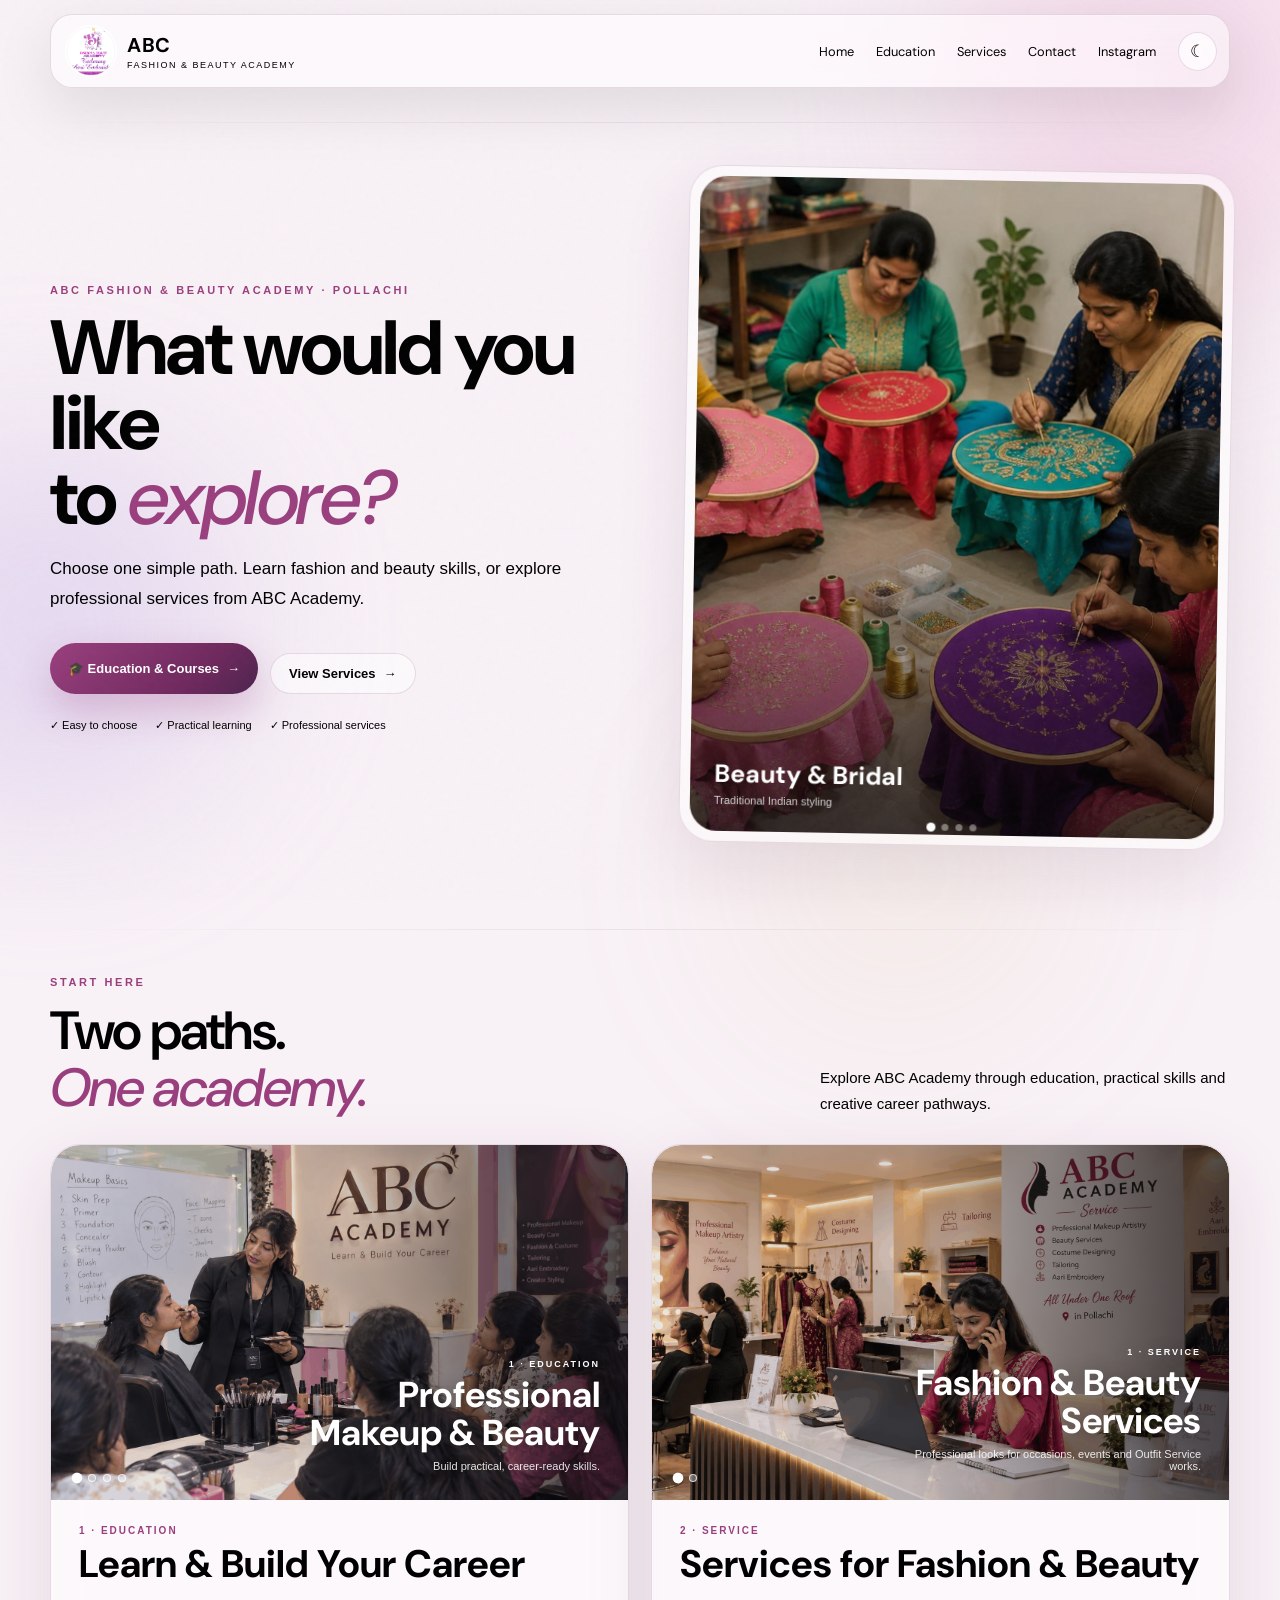
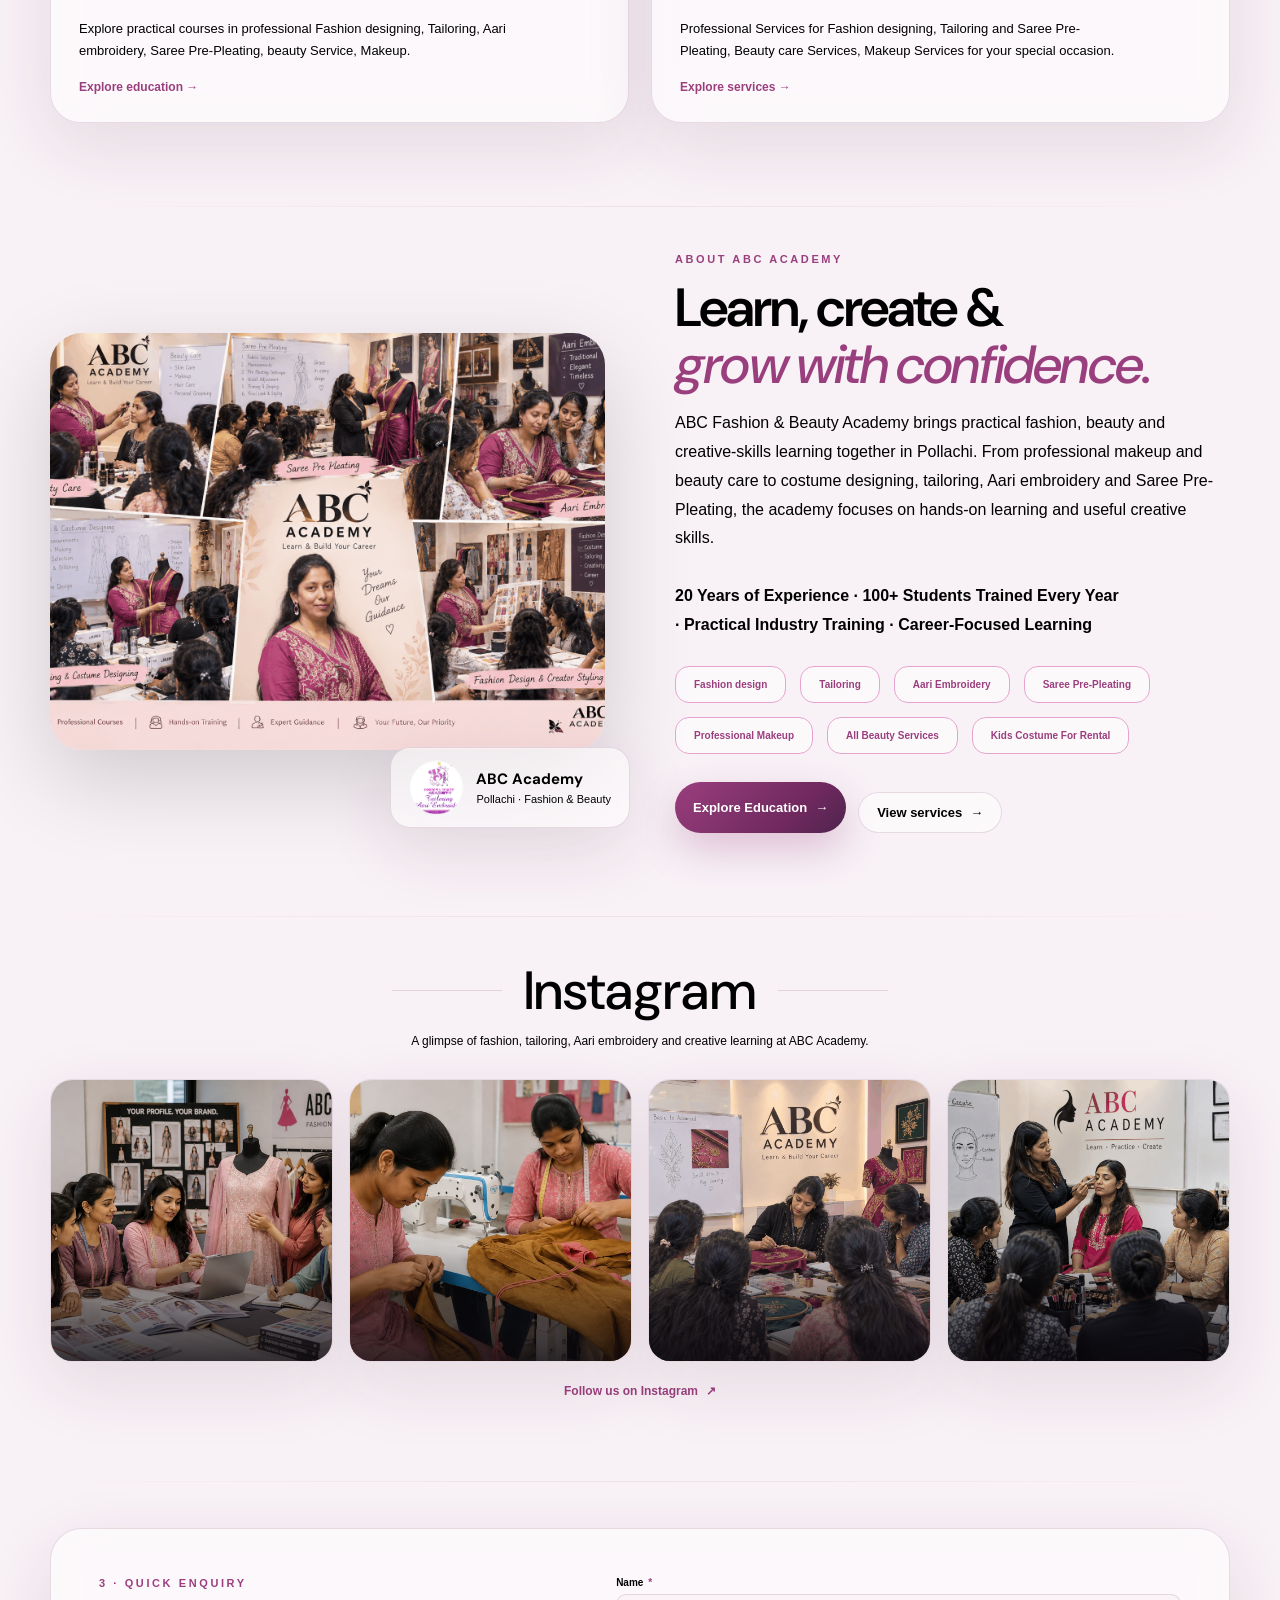
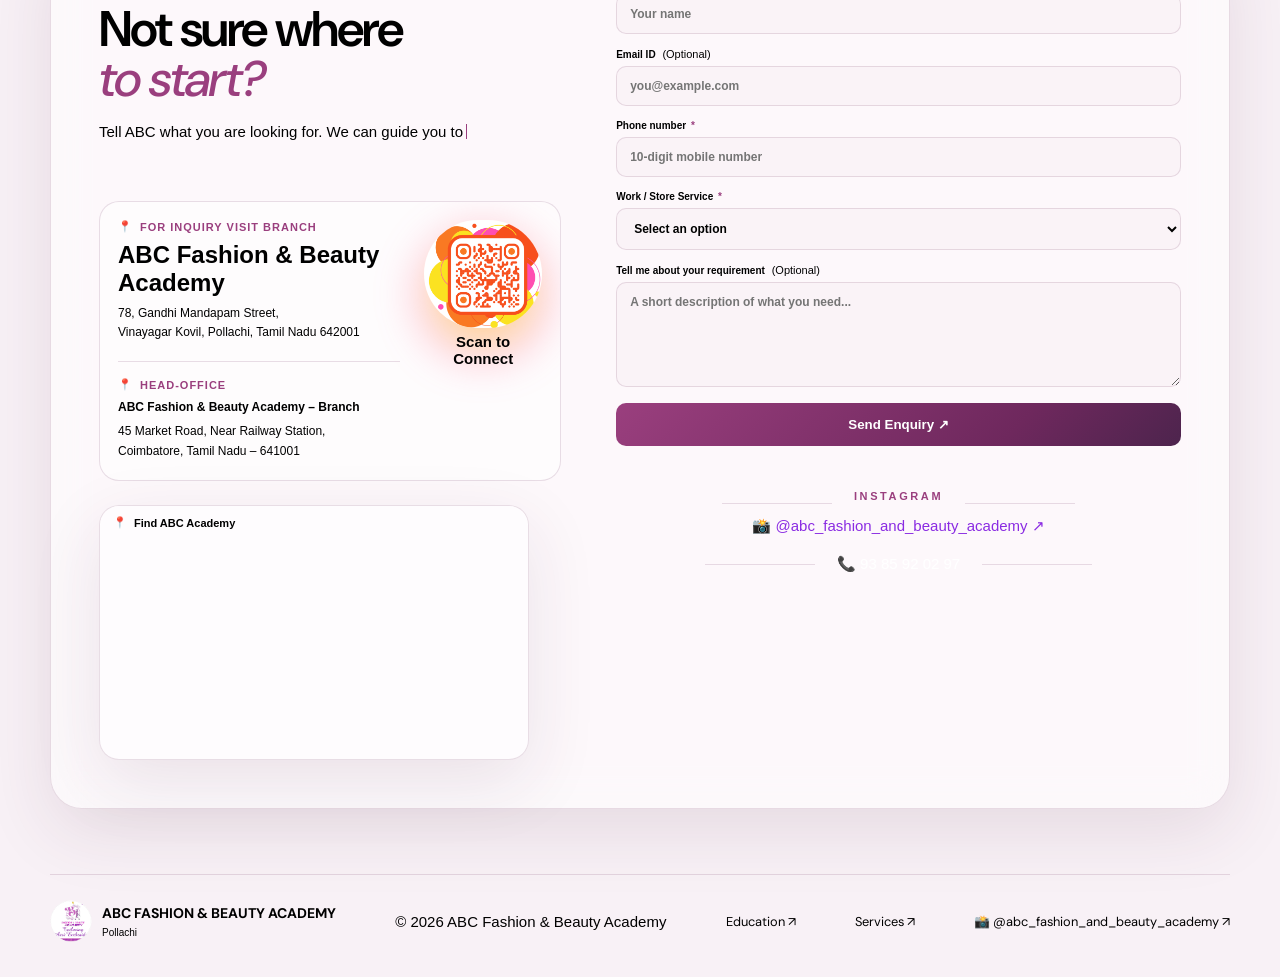
<file: index.html>
<!DOCTYPE html>
<!DOCTYPE html>
<!DOCTYPE html>
<html lang="en">

<head>
    <meta charset="utf-8" />
    <meta content="width=device-width,initial-scale=1.0" name="viewport" />
    <title>
        ABC Academy | Choose Your Interest
    </title>
    <meta content="ABC Fashion &amp; Beauty Academy — choose Education or Fashion &amp; Beauty Services."
        name="description" />
    <link href="https://fonts.googleapis.com" rel="preconnect" />
    <link crossorigin="" href="https://fonts.gstatic.com" rel="preconnect" />
    <link
        href="https://fonts.googleapis.com/css2?family=DM+Sans:wght@400;500;600;700&amp;family=Nunito+Sans:wght@400;500;600;700;800&amp;display=swap"
        rel="stylesheet" />
    <link href="assets/style.css" rel="stylesheet" />
    <link href="assets/interest.css" rel="stylesheet" />
    <link href="assets/popup.css" rel="stylesheet" />
    <link rel="stylesheet" href="https://cdnjs.cloudflare.com/ajax/libs/animate.css/4.1.1/animate.min.css" />
</head>

<body>
    <div class="orb orb1">
    </div>
    <div class="orb orb2">
    </div>
    <div class="orb orb3">
    </div>
    <div class="grain">
    </div>
    <header class="nav glass">
        <a class="brand" href="index.html">
            <img alt="ABC Fashion &amp; Beauty Academy logo" src="assets/logo.png" />
            <span>
                <b>
                    ABC
                </b>
                <small>
                    FASHION &amp; BEAUTY ACADEMY
                </small>
            </span>
        </a>
        <nav>
            <a href="index.html">
                Home
            </a>
            <a href="education.html">
                Education
            </a>
            <a href="services.html">
                Services
            </a>
            <a href="#enquiry">
                Contact
            </a>
            <a href="#instagram-showcase">
                Instagram
            </a>
        </nav>
        <div class="nav-tools">
            <button class="theme-btn glass" id="themeToggle">
                ☾
            </button>
            <button aria-expanded="false" aria-label="Open navigation menu" class="menu" id="menu">
                ☰
            </button>
        </div>
    </header>
    <main>
        <section class="interest-hero section reveal visible">
            <div class="interest-copy">
                <div class="eyebrow" id="idxHeroEyebrowText">
                    ABC FASHION &amp; BEAUTY ACADEMY · POLLACHI
                </div>
                <h1 id="idxHeroTitleText">
                    What would you like
                    <br />
                    to
                    <em>
                        explore?
                    </em>
                </h1>
                <p id="idxHeroTextText">
                    Choose one simple path. Learn fashion and beauty skills, or explore professional services from ABC
                    Academy.
                </p>
                <div class="interest-actions">
                    <a class="btn" href="education.html">
                        🎓 Education &amp; Courses
                        <span>
                            →
                        </span>
                    </a>
                    <a class="outline interest-outline" href="services.html">
                        View Services
                        <span>
                            →
                        </span>
                    </a>
                </div>
                <div class="interest-trust">
                    <span>
                        ✓ Easy to choose
                    </span>
                    <span>
                        ✓ Practical learning
                    </span>
                    <span>
                        ✓ Professional services
                    </span>
                </div>
            </div>
            <div class="interest-carousel glass">
                <div class="interest-slides" id="interestSlides">
                    <figure class="interest-slide active">
                        <img alt="Indian bridal beauty" src="assets/academy-owner.jpg" />
                        <figcaption>
                            <b>
                                Beauty &amp; Bridal
                            </b>
                            <span>
                                Traditional Indian styling
                            </span>
                        </figcaption>
                    </figure>
                    <figure class="interest-slide">
                        <img alt="Indian fashion design" src="assets/academy-fashion-class.jpg" />
                        <figcaption>
                            <b>
                                Fashion &amp; Design
                            </b>
                            <span>
                                Indian fashion and creative styling
                            </span>
                        </figcaption>
                    </figure>
                    <figure class="interest-slide">
                        <img alt="Indian tailoring workshop" src="assets/academy-tailoring.jpg" />
                        <figcaption>
                            <b>
                                Tailoring &amp; Craft
                            </b>
                            <span>
                                Hands-on garment making
                            </span>
                        </figcaption>
                    </figure>
                    <figure class="interest-slide">
                        <img alt="Indian kids fancy dress event" src="assets/Kids Event.jpeg" />
                        <figcaption>
                            <b>
                                Kids Events
                            </b>
                            <span>
                                Fancy dress &amp; stage styling
                            </span>
                        </figcaption>
                    </figure>
                </div>
                <div class="interest-dots" id="interestDots">
                </div>
            </div>
        </section>
        <section class="section choice-section reveal">
            <div class="section-head">
                <div>
                    <div class="eyebrow">
                        START HERE
                    </div>
                    <h2>
                        Two paths.
                        <br />
                        <em>
                            One academy.
                        </em>
                    </h2>
                </div>
                <p>
                    Explore ABC Academy through education, practical skills and creative career pathways.
                </p>
            </div>

            <div class="choice-grid start-paths-grid">
                <a class="choice-card education-feature-card glass popup-card scroll-card"
                    data-popup-action="Explore Education"
                    data-popup-description="Explore practical courses in Professional Fashion designing, Tailoring, Aari embroidery, Saree Pre-Pleating, beauty Service, Makeup."
                    data-popup-href="education.html" data-popup-image="assets/academy-fashion-class.jpg"
                    data-popup-title="Education & Courses" href="education.html">



                    <div class="education-card-carousel" id="educationCardCarousel"
                        aria-label="ABC Academy education highlights">
                        <div class="education-card-track" id="educationCardTrack">
                            <figure class="education-card-slide active">
                                <img src="assets/MakeUp-ED.png" alt="ABC Academy fashion and beauty education" />
                                <figcaption><span>1 · EDUCATION</span><strong>Professional Makeup &amp;
                                        Beauty</strong><small>Build practical, career-ready skills.</small></figcaption>
                            </figure>
                            <figure class="education-card-slide">
                                <img src="assets/PP-ED.png" alt="ABC Academy beauty and bridal training" />
                                <figcaption><span>2 · EDUCATION</span><strong>Pre-Pleating &amp;
                                        Box Folding</strong><small>Learn professional styling with confidence.</small>
                                </figcaption>
                            </figure>
                            <figure class="education-card-slide">
                                <img src="assets/Talioring -ED.png" alt="ABC Academy tailoring workshop" />
                                <figcaption><span>3 · EDUCATION</span><strong>Fashion, Costume &amp;
                                        Tailoring</strong><small>Learn hands-on garment and costume skills.</small>
                                </figcaption>
                            </figure>
                            <figure class="education-card-slide">
                                <img src="assets/Aari Image -ED.png" alt="ABC Academy Aari embroidery training" />
                                <figcaption><span>4 · EDUCATION</span><strong>Aari Embroidery</strong><small>Turn
                                        creativity into useful professional skills.</small>
                                </figcaption>
                            </figure>
                        </div>
                        <div class="education-card-dots" id="educationCardDots" aria-label="Choose education image">
                        </div>
                    </div>
                    <div class="choice-body education-feature-body">
                        <span>1 · EDUCATION</span>
                        <h3 id="idxEducationTitleText">Learn &amp; Build Your Career</h3>
                        <p id="idxEducationDescText">Explore practical courses in professional Fashion designing,
                            Tailoring, Aari embroidery, Saree Pre-Pleating, beauty Service, Makeup.
                        </p>
                        <strong>Explore education →</strong>
                    </div>
                </a>

                <a class="choice-card education-feature-card service-feature-card glass popup-card scroll-card"
                    data-popup-action="Explore Services"
                    data-popup-description="Professional Services for Fashion designing, Tailoring and Saree Pre-Pleating, Beauty care Services, Makeup Services for your special occasion."
                    data-popup-href="services.html" data-popup-image="assets/Owner Img 1.png"
                    data-popup-title="Fashion & Beauty Services" href="services.html">



                    <div class="education-card-carousel service-card-carousel" id="serviceCardCarousel"
                        aria-label="ABC Academy service highlights">
                        <div class="education-card-track" id="serviceCardTrack">
                            <figure class="education-card-slide active">
                                <img src="assets/Service Img2.png"
                                    alt="ABC Academy professional fashion and beauty services" />
                                <figcaption><span>1 · SERVICE</span><strong>Fashion &amp; Beauty Services
                                    </strong><small>Professional looks for occasions, events and Outfit Service
                                        works.</small></figcaption>
                            </figure>
                            <figure class="education-card-slide">
                                <img src="assets/Owner Img 1.png "
                                    alt="ABC Academy bridal beauty service" />
                                <figcaption><span>2 · SERVICE</span><strong>Tailoring &amp; Saree
                                        Pre-Pleating</strong><small>Elegant styling tailored to your special
                                        day.</small>
                                </figcaption>
                            </figure>


                        </div>
                        <div class="education-card-dots" id="serviceCardDots" aria-label="Choose service image"></div>

                    </div>
                    <div class="choice-body education-feature-body">
                        <span>2 · SERVICE</span>
                        <h3>Services for Fashion & Beauty</h3>
                        <p>Professional Services for Fashion designing, Tailoring and Saree Pre-Pleating, Beauty care
                            Services, Makeup Services for your special occasion.</p>
                        <strong>Explore services →</strong>
                    </div>
                </a>
            </div>
        </section>
        <section class="section about reveal" id="about">
            <div class="about-image">
                <img alt="ABC Academy founder and fashion design mentor"
                    src="assets/overallAbc.png" />
                <div class="logo-card glass">
                    <img alt="ABC Academy logo" src="assets/logo.png" />
                    <div>
                        <b>
                            ABC Academy
                        </b>
                        <span>
                            Pollachi · Fashion &amp; Beauty
                        </span>
                    </div>
                </div>
            </div>
            <div class="about-copy">
                <div class="eyebrow">
                    ABOUT ABC ACADEMY
                </div>
                <h2>
                    Learn, create &amp;
                    <br />
                    <em>
                        grow with confidence.
                    </em>
                </h2>
                <p>
                    ABC Fashion &amp; Beauty Academy brings practical fashion, beauty and creative-skills learning
                    together in Pollachi. From professional makeup and beauty care to costume designing, tailoring, Aari
                    embroidery and Saree Pre-Pleating, the academy focuses on hands-on learning and useful creative
                    skills.
                    <br>
                    <br>
                    <span style="font-weight: bold;"> 20 Years of Experience · 100+ Students Trained Every Year <br> ·
                        Practical Industry Training ·
                        Career-Focused Learning</span>
                </p>

                <div class="skill-list" style="padding-top: 10px;">
                    <div class="skill-item">Fashion design</div>
                    <div class="skill-item">Tailoring</div>
                    <div class="skill-item">Aari Embroidery</div>
                    <div class="skill-item">Saree Pre-Pleating</div>
                    <div class="skill-item">Professional Makeup</div>
                    <div class="skill-item">All Beauty Services</div>
                    <div class="skill-item">Kids Costume For Rental</div>

                </div>
                <div class="interest-actions">
                    <a class="btn" href="education.html">
                        Explore Education
                        <span>
                            →
                        </span>
                    </a>
                    <a class="outline interest-outline" href="services.html">
                        View services
                        <span>
                            →
                        </span>
                    </a>
                </div>
            </div>
        </section>
        <section class="section instagram-showcase reveal" id="instagram-showcase">
            <div class="section-head instagram-heading">
                <div>
                    <div class="eyebrow">
                        INSTAGRAM
                    </div>
                    <h2>
                        Instagram
                    </h2>
                </div>
                <p>
                    A glimpse of fashion, tailoring, Aari embroidery and creative learning at ABC Academy.
                </p>
            </div>
            <div class="instagram-grid">
                <a class="instagram-tile glass scroll-card"
                    href="https://www.instagram.com/abc_fashion_and_beauty_academy/" rel="noopener noreferrer"
                    target="_blank">
                    <img alt="ABC Academy fashion and design mentor" src="assets/academy-fashion-class.jpg" />

                </a>
                <a class="instagram-tile glass scroll-card"
                    href="https://www.instagram.com/abc_fashion_and_beauty_academy/" rel="noopener noreferrer"
                    target="_blank">
                    <img alt="Tailoring and garment making practice" src="assets/academy-tailoring.jpg" />

                </a>
                <a class="instagram-tile glass scroll-card"
                    href="https://www.instagram.com/abc_fashion_and_beauty_academy/" rel="noopener noreferrer"
                    target="_blank">
                    <img alt="Aari embroidery practice" src="assets/Aari Image -ED.png" />

                </a>
                <a class="instagram-tile glass scroll-card"
                    href="https://www.instagram.com/abc_fashion_and_beauty_academy/" rel="noopener noreferrer"
                    target="_blank">
                    <img alt="Fashion design and creative classroom" src="assets/learn & practice.png" />

                </a>
            </div>
            <a class="instagram-follow" href="https://www.instagram.com/abc_fashion_and_beauty_academy/"
                rel="noopener noreferrer" target="_blank">
                Follow us on Instagram
                <span>
                    ↗
                </span>
            </a>
        </section>
        <section class="section form-section reveal" id="enquiry">
            <div class="form-card glass">
                <div class="form-copy">
                    <div class="eyebrow" id="idxEnquiryEyebrowText">
                        3 · QUICK ENQUIRY
                    </div>
                    <h2 id="idxEnquiryTitleText">
                        Not sure where
                        <br />
                        <em>
                            to start?
                        </em>
                    </h2>
                    <p id="idxEnquiryTextText" class="typing-copy"
                        data-typing-text="Tell ABC what you are looking for. We can guide you to the right course or service. 😃📞"
                        aria-label="Tell ABC what you are looking for. We can guide you to the right course or service. 😃📞">
                    </p>


                    <!-- Address&Qr-->
                    <div class="academy-location-block" aria-label="ABC Academy addresses and QR code">
                        <div class="academy-location-addresses">
                            <div class="academy-address academy-main-address">
                                <div class="address-label"><span>📍</span> FOR INQUIRY VISIT BRANCH</div>
                                <h3>ABC Fashion &amp; Beauty Academy</h3>
                                <p>78, Gandhi Mandapam Street,<br>Vinayagar Kovil, Pollachi, Tamil Nadu 642001</p>
                            </div>

                            <div class="academy-address academy-secondary-address">
                                <div class="address-label"><span>📍</span> HEAD-OFFICE</div>
                                <h6>ABC Fashion &amp; Beauty Academy – Branch</h6>
                                <p>45 Market Road, Near Railway Station,<br>Coimbatore, Tamil Nadu – 641001</p>
                            </div>
                        </div>
                        <div class="academy-qr qr-wrapper">
                            <img src="assets/ABC Fashion & Beauty Academy 1 QR.png"
                                style="border-radius: 30px;zoom: 250%;" alt="ABC Academy QR code — scan to connect">
                            <strong class="heartbeat" style="font-size: 100%;">Scan to Connect</strong>
                            
                        </div>
                    </div>
                    <!--Address&Qr-->

                    <div class="enquiry-map-wrap" aria-label="ABC Academy location map">
                        <div class="enquiry-map-heading">
                            <span>📍</span>
                            <b>Find ABC Academy</b>
                        </div>
                        <iframe title="ABC Academy location in Pollachi, Tamil Nadu"
                            src="https://maps.google.com/maps?q=ABC%20Fashion%20and%20Beauty%20Academy%2C%20Pollachi%2C%20Tamil%20Nadu&amp;z=15&amp;output=embed"
                            loading="lazy" referrerpolicy="no-referrer-when-downgrade" allowfullscreen="">
                        </iframe>
                    </div>


                </div>
                <form class="abc-enquiry-form" id="interestForm" novalidate="">
                    <label>
                        Name
                        <span class="required-mark">
                            *
                        </span>
                        <input name="name" placeholder="Your name" required="" />
                    </label>
                    <label>
                        Email ID
                        <span class="optional-mark">
                            (Optional)
                        </span>
                        <input name="email" placeholder="you@example.com" type="email" />
                    </label>
                    <label>
                        Phone number
                        <span class="required-mark">
                            *
                        </span>
                        <input inputmode="numeric" maxlength="10" minlength="10" name="phone" pattern="[0-9]{10}"
                            placeholder="10-digit mobile number" required="" />
                    </label>
                    <label>
                        Work / Store Service
                        <span class="required-mark">
                            *
                        </span>
                        <select name="service" required="">
                            <option value="">
                                Select an option
                            </option>
                            <option>
                                Education / Course
                            </option>
                            <option>
                                Fashion &amp; Beauty Service
                            </option>
                            <option>
                                Bridal Makeup
                            </option>
                            <option>
                                Beautician Service
                            </option>
                            <option>
                                Tailoring
                            </option>
                            <option>
                                Aari Embroidery
                            </option>
                            <option>
                                Kids Fancy Dress &amp; Event Styling
                            </option>

                        </select>
                    </label>
                    <label>
                        Tell me about your requirement
                        <span class="optional-mark">
                            (Optional)
                        </span>
                        <textarea name="message" placeholder="A short description of what you need..."></textarea>
                    </label>
                    <button class="form-submit" type="submit">
                        Send Enquiry
                        <span>
                            ↗
                        </span>
                    </button>
                    <p class="form-status" id="interestStatus">
                    </p>
                    <div class="section-head instagram-heading">
                        <div>
                            <div class="eyebrow2">
                                INSTAGRAM
                            </div>
                        </div>
                        <a href="https://www.instagram.com/abc_fashion_and_beauty_academy/"
                            style="text-decoration: none;color:blueviolet" target="_blank" rel="noopener noreferrer">
                            📸 @abc_fashion_and_beauty_academy ↗
                        </a>
                        <br>
                        <div style="padding-top: 20px;">
                            
                            <span>
                                <a style="text-decoration: none;color:white" href="tel:+919385920297">📞 93 85 92 02
                                    97</a>
                            </span>
                        </div>
                    </div>
                </form>

            </div>
        </section>
    </main>
    <footer>
        <div class="footer-brand">
            <img alt="ABC logo" src="assets/logo.png" />
            <div>
                <b>
                    ABC FASHION &amp; BEAUTY ACADEMY
                </b>
                <small>
                    Pollachi
                </small>
            </div>
        </div>
        <span>
            © 2026 ABC Fashion &amp; Beauty Academy
        </span>
        <a href="education.html">
            Education ↗
        </a>
        <a href="services.html">
            Services ↗
        </a>
        <a href="https://www.instagram.com/abc_fashion_and_beauty_academy/" target="_blank" rel="noopener noreferrer">
            📸 @abc_fashion_and_beauty_academy ↗
        </a>
    </footer>
    <script>
        const slides = [...document.querySelectorAll('.interest-slide')], dots = document.getElementById('interestDots'); let si = 0; slides.forEach((_, i) => { const b = document.createElement('button'); b.setAttribute('aria-label', 'Slide ' + (i + 1)); b.onclick = () => show(i); dots.appendChild(b) }); function show(i) { si = (i + slides.length) % slides.length; slides.forEach((s, n) => s.classList.toggle('active', n === si));[...dots.children].forEach((b, n) => b.classList.toggle('active', n === si)) } show(0); setInterval(() => show(si + 1), 4200);
    </script>
    <script src="assets/static.js">
    </script>
    <script src="assets/form.js">
    </script>
    <script src="assets/popup.js">
    </script>

    <script>
        (function () {
            const carousel = document.getElementById('educationCardCarousel');
            const track = document.getElementById('educationCardTrack');
            const slides = track ? [...track.querySelectorAll('.education-card-slide')] : [];
            const dots = document.getElementById('educationCardDots');
            if (!carousel || !track || !slides.length || !dots) return;

            let current = 0;
            let timer = null;
            let pointerStart = null;
            let pointerDelta = 0;
            let dragging = false;

            slides.forEach((_, i) => {
                const dot = document.createElement('button');
                dot.type = 'button';
                dot.setAttribute('aria-label', 'Show education image ' + (i + 1));
                dot.addEventListener('click', (event) => {
                    event.preventDefault();
                    event.stopPropagation();
                    show(i, true);
                });
                dots.appendChild(dot);
            });

            function show(index, restart) {
                current = (index + slides.length) % slides.length;
                slides.forEach((slide, i) => slide.classList.toggle('active', i === current));
                [...dots.children].forEach((dot, i) => dot.classList.toggle('active', i === current));
                if (restart) startAuto();
            }

            function startAuto() {
                clearInterval(timer);
                timer = setInterval(() => show(current + 1, false), 4000);
            }

            carousel.addEventListener('pointerdown', (event) => {
                if (event.target.closest('button')) return;
                pointerStart = event.clientX;
                pointerDelta = 0;
                dragging = true;
                carousel.setPointerCapture?.(event.pointerId);
                carousel.classList.add('is-dragging');
            });

            carousel.addEventListener('pointermove', (event) => {
                if (!dragging || pointerStart === null) return;
                pointerDelta = event.clientX - pointerStart;
            });

            function finishDrag() {
                if (!dragging) return;
                dragging = false;
                carousel.classList.remove('is-dragging');
                const wasDrag = Math.abs(pointerDelta) > 12;
                if (Math.abs(pointerDelta) > 45) {
                    show(current + (pointerDelta < 0 ? 1 : -1), true);
                } else {
                    startAuto();
                }
                if (wasDrag) {
                    carousel.dataset.dragged = '1';
                    setTimeout(() => delete carousel.dataset.dragged, 80);
                }
                pointerStart = null;
                pointerDelta = 0;
            }

            carousel.addEventListener('click', (event) => {
                if (carousel.dataset.dragged === '1') {
                    event.preventDefault();
                    event.stopPropagation();
                }
            }, true);

            carousel.addEventListener('pointerup', finishDrag);
            carousel.addEventListener('pointercancel', finishDrag);
            carousel.addEventListener('pointerleave', () => {
                if (dragging) finishDrag();
            });
            carousel.addEventListener('mouseenter', () => clearInterval(timer));
            carousel.addEventListener('mouseleave', startAuto);
            carousel.addEventListener('touchstart', () => clearInterval(timer), { passive: true });
            carousel.addEventListener('touchend', startAuto, { passive: true });

            show(0, false);
            startAuto();
        })();

        (function () {
            const carousel = document.getElementById('serviceCardCarousel');
            const track = document.getElementById('serviceCardTrack');
            const slides = track ? [...track.querySelectorAll('.education-card-slide')] : [];
            const dots = document.getElementById('serviceCardDots');
            if (!carousel || !track || !slides.length || !dots) return;

            let current = 0, timer = null, pointerStart = null, pointerDelta = 0, dragging = false;
            slides.forEach((_, i) => {
                const dot = document.createElement('button');
                dot.type = 'button';
                dot.setAttribute('aria-label', 'Show service image ' + (i + 1));
                dot.addEventListener('click', e => { e.preventDefault(); e.stopPropagation(); show(i, true); });
                dots.appendChild(dot);
            });
            function show(index, restart) {
                current = (index + slides.length) % slides.length;
                slides.forEach((slide, i) => slide.classList.toggle('active', i === current));
                [...dots.children].forEach((dot, i) => dot.classList.toggle('active', i === current));
                if (restart) startAuto();
            }
            function startAuto() { clearInterval(timer); timer = setInterval(() => show(current + 1, false), 4000); }
            carousel.addEventListener('pointerdown', e => {
                if (e.target.closest('button')) return;
                pointerStart = e.clientX; pointerDelta = 0; dragging = true;
                carousel.setPointerCapture?.(e.pointerId); carousel.classList.add('is-dragging');
            });
            carousel.addEventListener('pointermove', e => { if (dragging && pointerStart !== null) pointerDelta = e.clientX - pointerStart; });
            function finishDrag() {
                if (!dragging) return;
                dragging = false; carousel.classList.remove('is-dragging');
                if (Math.abs(pointerDelta) > 45) show(current + (pointerDelta < 0 ? 1 : -1), true); else startAuto();
                if (Math.abs(pointerDelta) > 12) { carousel.dataset.dragged = '1'; setTimeout(() => delete carousel.dataset.dragged, 80); }
                pointerStart = null; pointerDelta = 0;
            }
            carousel.addEventListener('click', e => { if (carousel.dataset.dragged === '1') { e.preventDefault(); e.stopPropagation(); } }, true);
            carousel.addEventListener('pointerup', finishDrag);
            carousel.addEventListener('pointercancel', finishDrag);
            carousel.addEventListener('pointerleave', () => { if (dragging) finishDrag(); });
            carousel.addEventListener('mouseenter', () => clearInterval(timer));
            carousel.addEventListener('mouseleave', startAuto);
            carousel.addEventListener('touchstart', () => clearInterval(timer), { passive: true });
            carousel.addEventListener('touchend', startAuto, { passive: true });
            show(0, false); startAuto();
        })();

        (function () {
            const target = document.querySelector('.typing-copy');
            if (!target) return;
            const text = target.dataset.typingText || '';
            let i = 0;
            let forward = true;
            let pause = 0;

            function type() {
                if (pause > 0) {
                    pause--;
                    setTimeout(type, 90);
                    return;
                }
                if (forward) {
                    i++;
                    target.textContent = text.slice(0, i);
                    if (i >= text.length) {
                        forward = false;
                        pause = 22;
                    }
                } else {
                    i--;
                    target.textContent = text.slice(0, i);
                    if (i <= 0) {
                        forward = true;
                        pause = 5;
                    }
                }
                setTimeout(type, forward ? 42 : 22);
            }
            type();
        })();

        (function () { const cards = document.querySelectorAll('.scroll-card'); if (!cards.length) return; const io = new IntersectionObserver(es => es.forEach(e => { if (e.isIntersecting) { e.target.classList.add('scroll-visible'); io.unobserve(e.target) } }), { threshold: .12, rootMargin: '0px 0px -30px 0px' }); cards.forEach(c => io.observe(c)); })();
    </script>

</body>

</html>
</file>
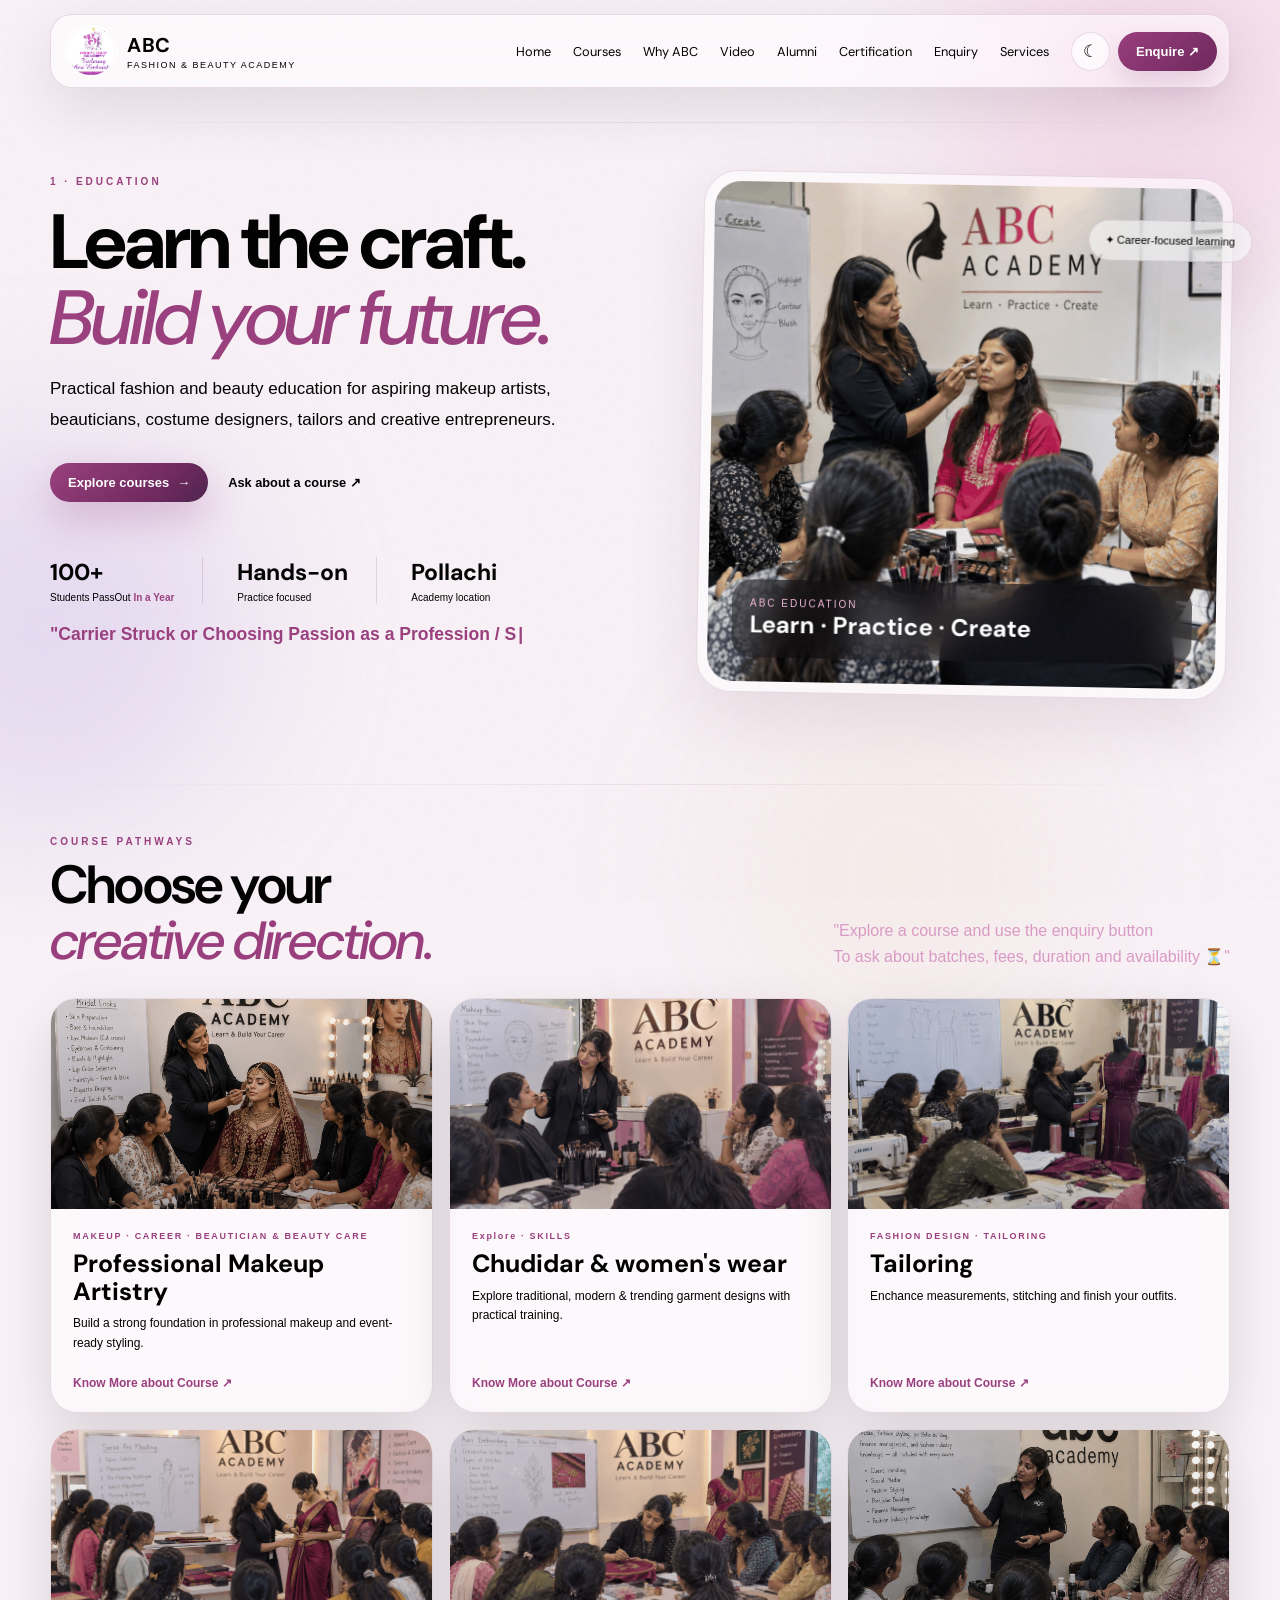
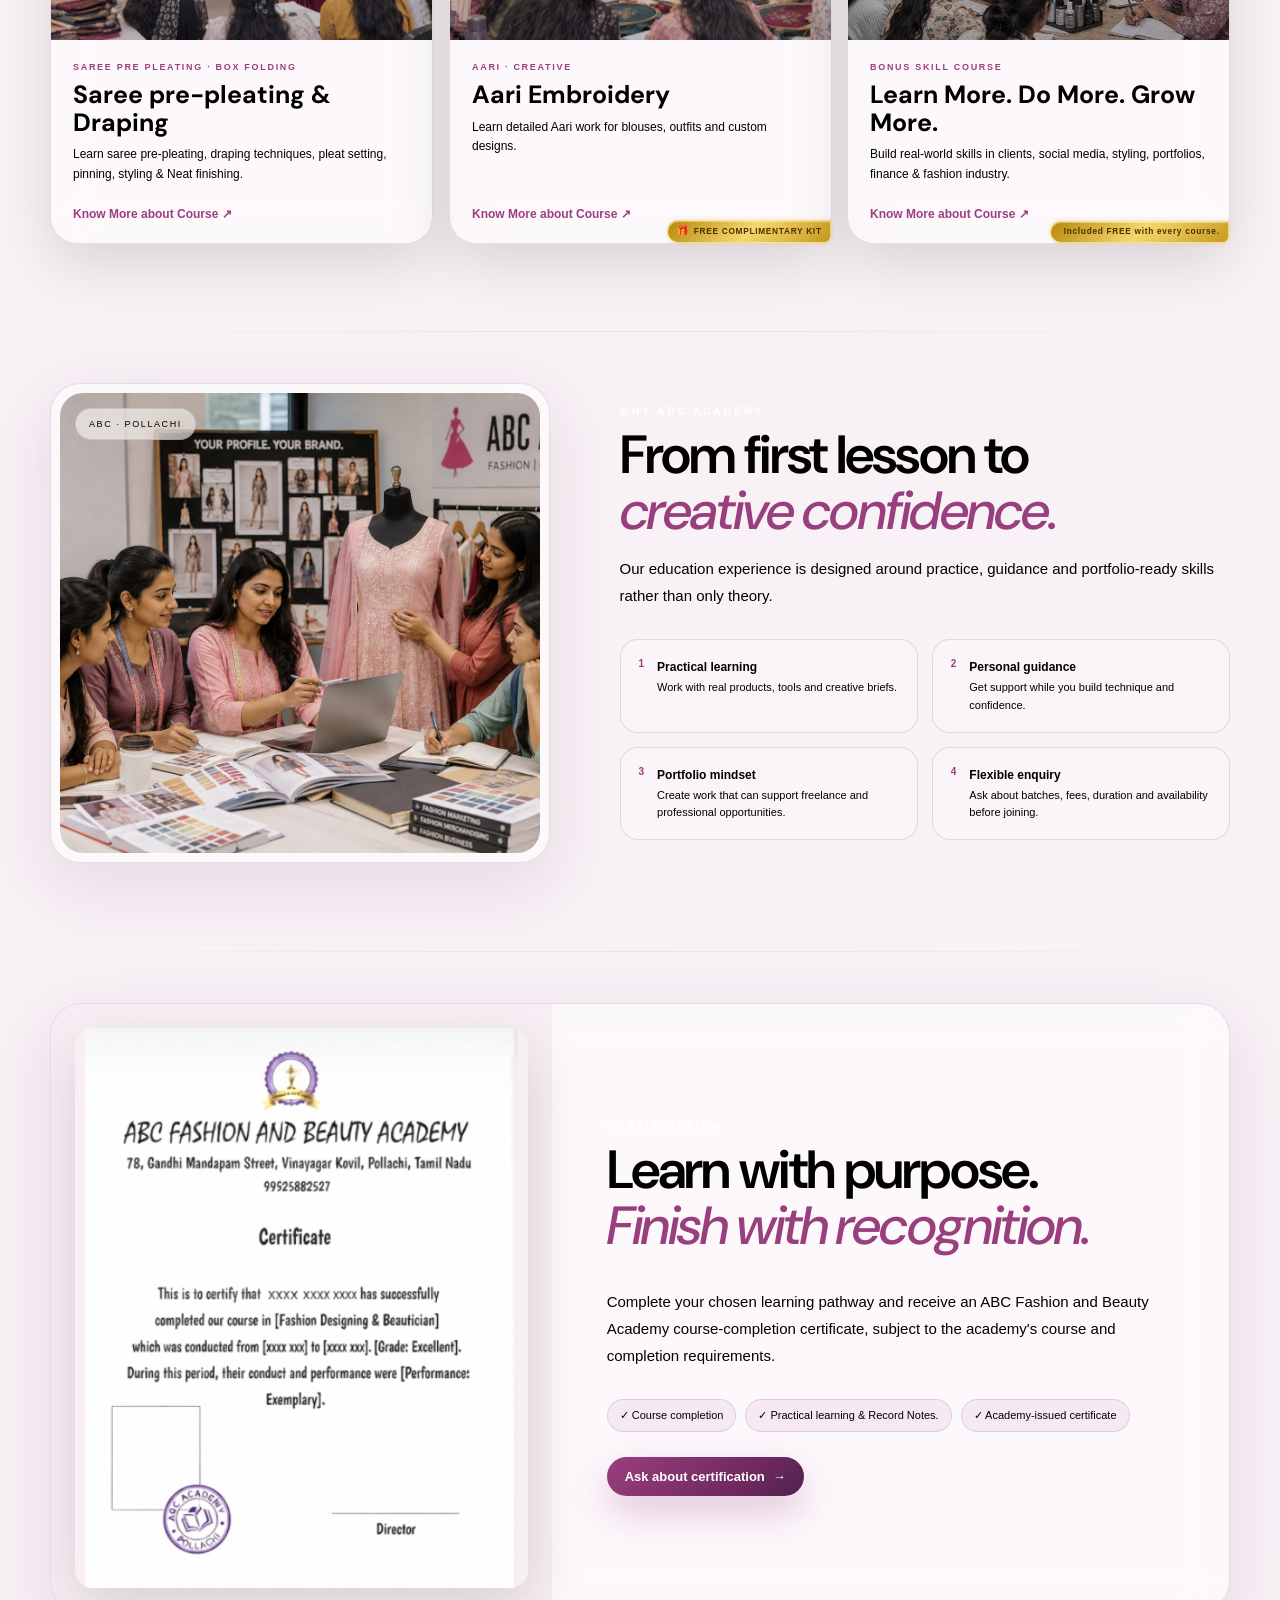
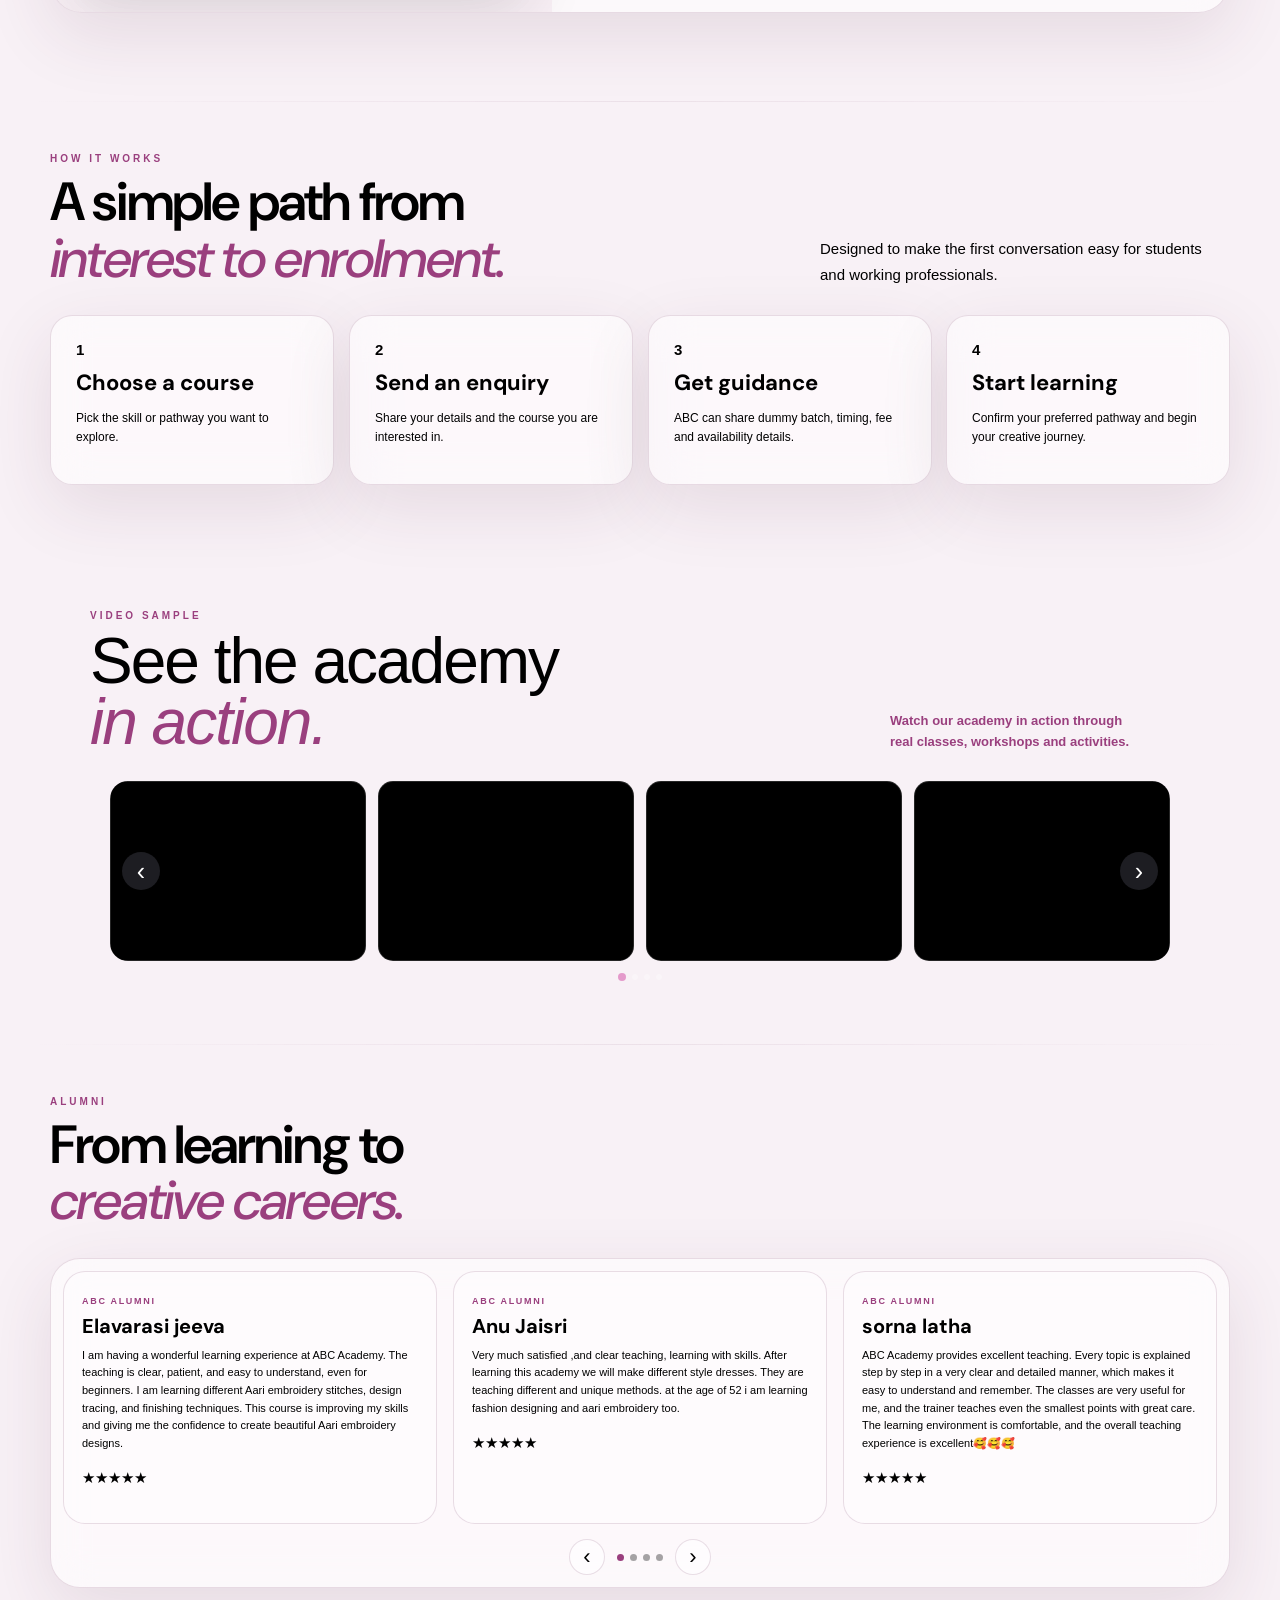
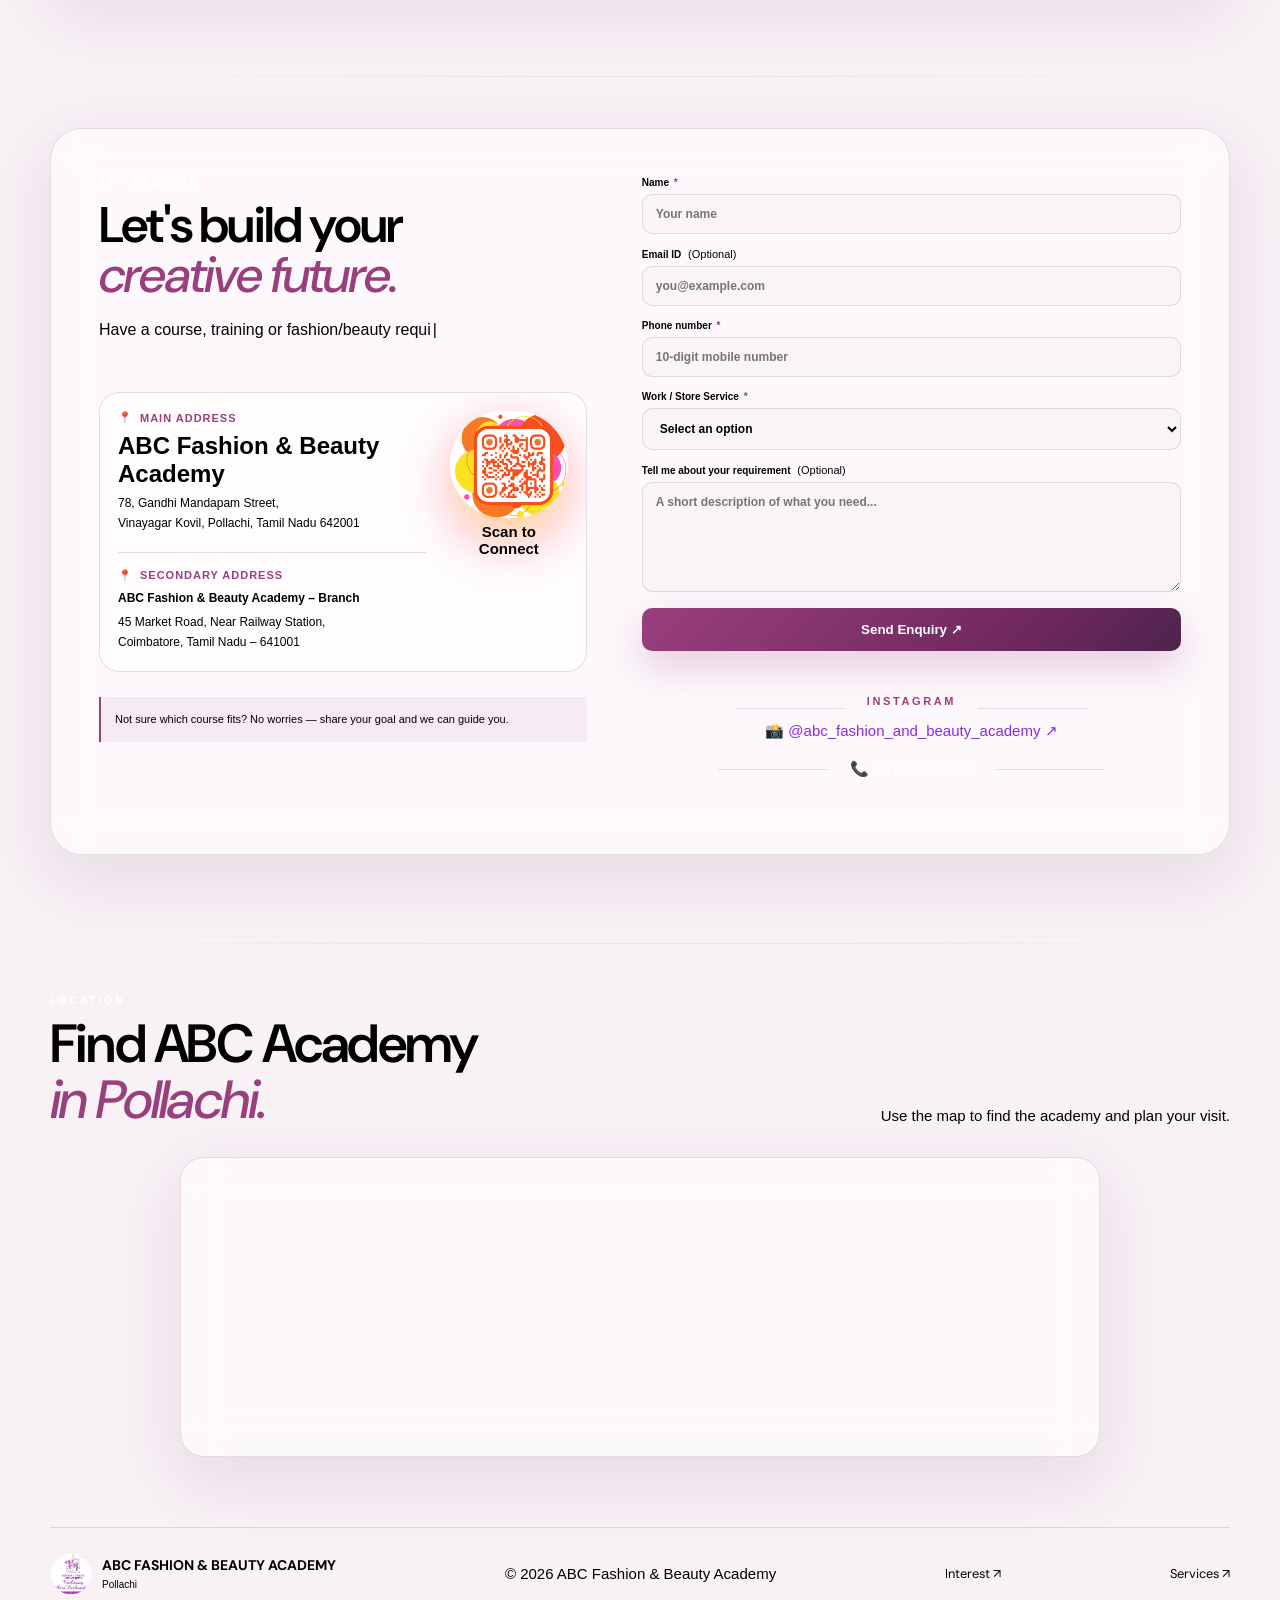
<file: education.html>
<!DOCTYPE html>
<html lang="en">

<head>
    <meta charset="utf-8" />
    <meta content="width=device-width,initial-scale=1.0" name="viewport" />
    <title>
        ABC Academy | Education &amp; Courses
    </title>
    <meta
        content="ABC Fashion &amp; Beauty Academy education page — courses in makeup, beauty, fashion, tailoring and Aari embroidery."
        name="description" />
    <link href="https://fonts.googleapis.com" rel="preconnect" />
    <link crossorigin="" href="https://fonts.gstatic.com" rel="preconnect" />
    <link
        href="https://fonts.googleapis.com/css2?family=DM+Sans:wght@400;500;600;700&amp;family=Nunito+Sans:wght@400;500;600;700;800&amp;display=swap"
        rel="stylesheet" />
    <link href="assets/style.css" rel="stylesheet" />
    <link href="assets/education.css" rel="stylesheet" />
    <link href="assets/popup.css" rel="stylesheet" />
    <link rel="stylesheet" href="https://cdnjs.cloudflare.com/ajax/libs/animate.css/4.1.1/animate.min.css" />
</head>

<body>
    <div class="orb orb1">
    </div>
    <div class="orb orb2">
    </div>
    <div class="orb orb3">
    </div>
    <div class="grain">
    </div>
    <header class="nav glass">
        <a class="brand" href="index.html">
            <img alt="ABC logo" src="assets/logo.png" />
            <span>
                <b>
                    ABC
                </b>
                <small>
                    FASHION &amp; BEAUTY ACADEMY
                </small>
            </span>
        </a>
        <nav>
            <a href="index.html">
                Home
            </a>
            <a href="#courses">
                Courses
            </a>
            <a href="#why">
                Why ABC
            </a>
            <a href="#video-sample">
                Video
            </a>
            <a href="#alumni">
                Alumni
            </a>
            <a href="#certification">
                Certification
            </a>
            <a href="#enquiry">
                Enquiry
            </a>
            <a href="services.html">
                Services
            </a>
        </nav>
        <div class="nav-tools">
            <button class="theme-btn glass" id="themeToggle">
                ☾
            </button>
            <a class="nav-cta" href="#enquiry">
                Enquire ↗
            </a>
            <button aria-expanded="false" aria-label="Open navigation menu" class="menu" id="menu">
                ☰
            </button>
        </div>
    </header>
    <main>
        <section class="edu-hero section reveal visible">
            <div class="edu-copy">
                <div class="eyebrow" id="edHeroEyebrowText">
                    1 · EDUCATION
                </div>
                <h1 id="edHeroTitleText">
                    Learn the craft.
                    <br />
                    <em>
                        Build your future.
                    </em>
                </h1>
                <p id="edHeroTextText">
                    Practical fashion and beauty education for aspiring makeup artists, beauticians, costume designers,
                    tailors and creative entrepreneurs.
                </p>
                <div class="edu-actions">
                    <a class="btn" href="#courses">
                        Explore courses
                        <span>
                            →
                        </span>
                    </a>
                    <a class="text-link" href="#enquiry">
                        Ask about a course ↗
                    </a>
                </div>
                <div class="edu-stats">
                    <div>
                        <strong>
                            100+
                        </strong>
                        <span>
                            Students PassOut
                        </span> <span style="font-size: x-small;font-weight:bold ;color: #9a3f7e;"> In a Year</span>
                    </div>
                    <div>
                        <strong>
                            Hands-on
                        </strong>
                        <span>
                            Practice focused
                        </span>
                    </div>
                    <div>
                        <strong>
                            Pollachi
                        </strong>
                        <span>
                            Academy location
                        </span>
                    </div>
                </div>

                <h3 class="career-typing-heading" aria-live="polite">
                    <span id="careerTypingText"></span><span class="career-typing-cursor" aria-hidden="true">|</span>
                </h3>
            </div>
            <div class="edu-hero-card glass">
                <div class="edu-image-wrap">
                    <img alt="ABC Academy fashion and beauty mentor" src="assets/learn & practice.png" />
                    <div class="image-caption">
                        <span>
                            ABC EDUCATION
                        </span>
                        <b>
                            Learn · Practice · Create
                        </b>
                    </div>
                </div>
                <div class="floating-chip glass">
                    ✦ Career-focused learning
                </div>
            </div>
        </section>
        <section class="section reveal" id="courses">
            <div class="section-head">
                <div>
                    <div class="eyebrow" id="edCourseEyebrowText">
                        COURSE PATHWAYS
                    </div>
                    <h2 id="edCourseTitleText">
                        Choose your
                        <br />
                        <em>
                            creative direction.
                        </em>
                    </h2>
                </div>


                <div class="typing-text">
                    <span id="typing"></span><span class="cursor">"Explore a course and use the enquiry button <br> To
                        ask
                        about batches, fees, duration and availability ⏳"</span>
                </div>
            </div>
            <div class="course-grid" id="courseGrid">
                <article class="course-card glass popup-card scroll-card"
                    data-carousel-images="assets/bridal looks-Ed.png|assets/MakeUp-ED.png|assets/academy-fashion-class.jpg">
                    <div class="course-image">
                        <img alt="Professional Makeup Artistry" loading="lazy" src="assets/bridal looks-Ed.png" />
                    </div>
                    <div class="course-body">
                        <span>
                            MAKEUP · CAREER · BEAUTICIAN & BEAUTY CARE
                        </span>
                        <h3>
                            Professional Makeup Artistry
                        </h3>
                        <p>
                            Build a strong foundation in professional makeup and event-ready styling.
                        </p>
                        <a href="https://wa.me/919385920297?text=Hi%20ABC%20Fashion%20%26%20Beauty%20Academy%2C%20I%20would%20like%20to%20enquire%20about%20the%20course%20Professional%20Makeup%20Artistry."
                            target="_blank">
                            Know More about Course ↗
                        </a>
                    </div>
                    <div class="popup-data" hidden="">
                        <p>
                            ✨ ABC FASHION & BEAUTY ACADEMY ✨
                            💄 BEAUTICIAN COURSE – LEVEL-WISE STRUCTURE 💄

                            Learn Beauty Services, Bridal Mehendi, Hair Styling, Saree Styling & Bridal Makeup from
                            basic to advanced level with practical, step-by-step training.

                            🌸 LEVEL 1 – BASIC BEAUTY SERVICES & BRIDAL MEHENDI

                            Beauty Services
                            • Facial
                            • Threading
                            • Manicure & Pedicure
                            • Waxing
                            • Basic Beauty Techniques
                            • Product & Client Handling

                            Bridal Mehendi
                            • Basic Mehendi Techniques
                            • Basic Patterns & Bridal Elements
                            • Design Practice
                            • Bridal Design Basics

                            🎁 Complimentary: Basic Hair Spa
                            🎯 Goal: Build strong fundamentals in beauty services and bridal mehendi.

                            ✂️ LEVEL 2 – HAIR CUTTING & HAIR STYLING

                            • Baby, Mushroom & Straight Cuts
                            • U, V, Layer & Feather Cuts
                            • Hair Theory & Sectioning
                            • Tool Handling
                            • Dummy & Hands-on Practice
                            • Real Hair Demonstration

                            🎯 Goal: Learn professional hair cutting and styling techniques.

                            👗 LEVEL 3 – SAREE PRE-PLEATING

                            • Saree Pre-Pleating
                            • Pleat Setting
                            • Box Folding
                            • Saree Knowledge
                            • Professional Finishing
                            • Practical Training

                            🎁 Complimentary: Self-Draping & Basic Body Gestures
                            🎯 Goal: Learn neat and professional saree styling.

                            💇‍♀️ LEVEL 4 – BRIDAL HAIR DOS

                            • Bridal Hair Preparation
                            • Traditional & Modern Hairdos
                            • Bun & Braiding Techniques
                            • Hair Accessories & Flower Placement
                            • Bridal Hair Decoration
                            • Hands-on Practice

                            🎯 Goal: Create elegant bridal hairstyles and hairdos.

                            👰 LEVEL 5 – BRIDAL MAKEUP

                            • Basic to Advanced Bridal Makeup
                            • Skin & Base Preparation
                            • Face Correction & Contouring
                            • Eye, Brow & Lip Makeup
                            • Traditional & Modern Bridal Looks
                            • Product & Tool Knowledge
                            • Hands-on Practice

                            🎭 Additional: Theatre & Stage Makeup

                            🎯 Goal: Learn complete professional bridal makeup techniques.

                            ✨ LEARN • PRACTICE • MASTER ✨

                            Theory + Live Demo + Dummy Practice + Hands-on Training

                            Basic → Intermediate → Advanced
                        </p>
                    </div>
                </article>
                <article class="course-card glass popup-card scroll-card"
                    data-carousel-images="assets/MakeUp-ED.png|assets/bridal looks-Ed.png|assets/Aari Image -ED.png">
                    <div class="course-image">
                        <img alt="Beautician &amp; Beauty Care" loading="lazy" src="assets/MakeUp-ED.png" />
                    </div>
                    <div class="course-body">
                        <span>
                            Explore · SKILLS
                        </span>
                        <h3>
                            Chudidar & women's wear
                        </h3>
                        <p>
                            Explore traditional, modern & trending garment designs with practical training.
                        </p>
                        <a href="https://wa.me/919385920297?text=Hi%20ABC%20Fashion%20%26%20Beauty%20Academy%2C%20I%20would%20like%20to%20enquire%20about%20the%20course%20Beautician%20%26%20Beauty%20Care."
                            target="_blank">
                            Know More about Course ↗
                        </a>
                    </div>
                    <div class="popup-data" hidden="">
                        <p>
                            ✨ ABC FASHION & BEAUTY ACADEMY ✨
                            👗 FASHION DESIGNING & TAILORING – GARMENT DESIGNING 👗

                            Explore traditional, modern & trending garment designs with practical training.

                            👗 DESIGN & GARMENT SEGMENTS

                            • Chudidar
                            • Different Neck Designs
                            • Trending Neck Variations
                            • Design Add-ons & Variations
                            • Proper Cutting & Construction
                            • Fitting & Finishing

                            👚 OTHER GARMENTS

                            • Long Frocks
                            • Maxi Dresses
                            • Kids Wear
                            • Traditional & Modern Women's Wear
                            • Pattern, Cutting & Stitching
                            • Finishing Techniques

                            👧 KIDS TRADITIONAL WEAR

                            • Pattu Pavadai
                            • Proper Measurements & Fitting
                            • Traditional Styling
                            • Neat Finishing

                            💎 WHAT MAKES OUR TRAINING DIFFERENT?

                            Learn • Design • Cut • Stitch • Fit • Finish

                            🎯 Goal: Learn practical tailoring and fashion designing skills to confidently create
                            garments for today's fashion trends.
                        </p>
                    </div>
                </article>
                <article class="course-card glass popup-card scroll-card"
                    data-carousel-images="assets/Talioring -ED.png|assets/academy-tailoring.jpg|assets/academy-fashion-class.jpg">
                    <div class="course-image">
                        <img alt="Costume Designing" loading="lazy" src="assets/Talioring -ED.png" />
                    </div>
                    <div class="course-body">
                        <span>
                            FASHION DESIGN · TAILORING
                        </span>
                        <h3>
                            Tailoring
                        </h3>
                        <p>
                            Enchance measurements, stitching and finish your outfits.
                        </p>
                        <a href="https://wa.me/919385920297?text=Hi%20ABC%20Fashion%20%26%20Beauty%20Academy%2C%20I%20would%20like%20to%20enquire%20about%20the%20course%20Costume%20Designing."
                            target="_blank">
                            Know More about Course ↗
                        </a>
                    </div>
                    <div class="popup-data" hidden="">
                        <p>
                            ✨ ABC FASHION & BEAUTY ACADEMY ✨
                            👗 FASHION DESIGNING & TAILORING COURSE 👗
                            Learn Fashion Designing and Tailoring from basic to advanced level with practical,
                            step-by-step training.

                            🧵 LEVEL 1 – BASIC TAILORING
                            • Sewing Machine Handling
                            • Basic Measurements
                            • Cutting & Stitching
                            • Basic Garment Construction
                            • Neat Finishing
                            🎯 Goal: Learn to confidently handle a sewing machine and make basic garments.

                            👗 LEVEL 2 – TOP, CHURIDAR & BOTTOM DESIGNING
                            • Churidar Cutting & Stitching
                            • Different Top Designs
                            • Straight Pant & Normal Pant
                            • Palazzo & Cigarette Pant
                            • Gathering Pant & Patiala
                            • Measurements, Fitting & Finishing
                            🎯 Goal: Learn to create different top, churidar and bottom styles.

                            👚 LEVEL 3 – BLOUSE DESIGNING
                            • Blouse Measurements & Formulas
                            • Basic Drafting & Cutting
                            • Blouse Construction
                            • Different Neck & Sleeve Designs
                            • Princess Cut
                            • Fitting & Finishing
                            • Practice of 10+ Blouse Designs
                            🎯 Goal: Learn complete blouse making from measurement to finishing.

                            👑 LEVEL 4 – ADVANCED BLOUSE & MODERN DESIGNING
                            • Advanced Blouse Designs
                            • Katori & Princess Cut
                            • Modern Neck & Sleeve Designs
                            • Advanced Fitting & Finishing
                            • Corset & Blazer
                            • Shirt & Modern Top Designing
                            • Contemporary Costume Designs
                            🎯 Goal: Learn advanced blouse and modern costume designing.

                            🌟 LEVEL 5 – ADVANCED FASHION DESIGNING
                            • Advanced Costume Designing
                            • Corset, Blazer & Shirt Designing
                            • Modern Top Designing
                            • Advanced Pattern Making
                            • Advanced Cutting & Stitching
                            • Creative Design Development
                            • Professional Finishing
                            🎯 Goal: Develop the skills to independently create advanced garments and modern designs.

                            ✨ Learn • Practice • Design • Create ✨
                        </p>
                    </div>
                </article>
                <article class="course-card glass popup-card scroll-card"
                    data-carousel-images="assets/PP-ED.png|assets/overallAbc.png|assets/academy-fashion-class.jpg">
                    <div class="course-image">
                        <img alt="Tailoring &amp; Garment Making" loading="lazy" src="assets/PP-ED.png" />
                    </div>
                    <div class="course-body">
                        <span>
                            SAREE PRE PLEATING · BOX FOLDING
                        </span>
                        <h3>
                            Saree pre-pleating & Draping
                        </h3>
                        <p>
                            Learn saree pre-pleating, draping techniques, pleat setting, pinning, styling & Neat
                            finishing.
                        </p>
                        <a href="https://wa.me/919385920297?text=Hi%20ABC%20Fashion%20%26%20Beauty%20Academy%2C%20I%20would%20like%20to%20enquire%20about%20the%20course%20Tailoring%20%26%20Garment%20Making."
                            target="_blank">
                            Know More about Course ↗
                        </a>
                    </div>
                    <div class="popup-data" hidden="">
                        <p>
                            ✨ ABC FASHION & BEAUTY ACADEMY ✨
                            👗 SAREE PRE-PLEATING COURSE 👗

                            Learn professional Saree Styling & Pre-Pleating with practical, step-by-step training.

                            🌸 LEVEL 1 – BASIC SAREE PRE-PLEATING
                            ⏳ Duration: 5 Days
                            • Basic Pre-Pleating
                            • Box Folding
                            • Saree Handling & Care
                            • Basic Saree Selection
                            • Practical Practice
                            🎁 Self-Draping & Personal Styling
                            🎯 Goal: Learn saree pre-pleating for personal use.

                            🌺 LEVEL 2 – PROFESSIONAL SAREE PRE-PLEATING
                            ⏳ Duration: 6–7 Days
                            • Advanced Pre-Pleating
                            • Fluffy Pleat Technique
                            • Fabric & Saree Selection
                            • Professional Finishing
                            • Client Handling
                            • Saree Presentation
                            • Hands-on Practice
                            🎯 Goal: Learn professional saree pre-pleating for clients.

                            ✨ COURSE STRUCTURE
                            Level 1 – 5 Days | Basic & Personal Styling
                            Level 2 – 6–7 Days | Professional & Client Styling

                            ✨ Learn • Practice • Style • Master ✨
                        </p>
                    </div>
                </article>

                <article class="course-card glass popup-card scroll-card"
                    data-carousel-images="assets/Aari Image -ED.png|assets/aari 2.png|assets/aari 2.png">

                    <div class="offer-badge">
                        <span class="offer-star">🎁</span>
                        <span>FREE COMPLIMENTARY KIT</span>
                    </div>



                    <div class="course-image">
                        <img alt="Aari Embroidery" loading="lazy" src="assets/Aari Image -ED.png" />
                    </div>

                    <div class="course-body">

                        <span>
                            AARI · CREATIVE
                        </span>

                        <h3>
                            Aari Embroidery
                        </h3>

                        <p>
                            Learn detailed Aari work for blouses,
                            outfits and custom designs.
                        </p>

                        <a href="https://wa.me/919385920297?text=Hi%20ABC%20Fashion%20%26%20Beauty%20Academy%2C%20I%20would%20like%20to%20enquire%20about%20the%20course%20Aari%20Embroidery."
                            target="_blank">
                            Know More about Course ↗
                        </a>

                    </div>

                    <div class="popup-data" hidden>
                        <p>
                            ✨ ABC FASHION & BEAUTY ACADEMY ✨
                            🌸 AARI EMBROIDERY – BASIC TO ADVANCED 🌸
                            🗓️ Duration: 40 Days

                            Learn Aari Embroidery advanced level with 100% hands-on practical training.

                            🧵 WHAT YOU WILL LEARN • Advanced Aari Stitches & Techniques.

                            • Thread, Bead & Stone Work
                            • Zardosi & Cut Work
                            • Sequin & Decorative Work
                            • Bridal Embroidery
                            • Designer Blouse Embroidery
                            • Design Tracing & Placement
                            • Design Combination & Neat Finishing
                            • Advanced Bridal Blouse Work's

                            👩‍🎨 PRACTICAL TRAINING Learn every technique step-by-step through direct practice at the
                            academy.
                            🎁 COMPLIMENTARY MATERIALS practice materials will be provided by the academy.
                            ✨ SPECIAL FOCUS Learn how to plan, design and create work your Own Aari blouse, Bridal Aari
                            blouse, including
                            material selection, design placement and finishing.

                            🌟 WHO CAN JOIN?

                            ✔️ Beginners.
                            ✔️ Students.
                            ✔️ Housewives.
                            ✔️ Tailors.
                            ✔️ Boutique Owners.
                            ✔️ Anyone wanting to learn advanced Aari work.
                            ✔️ Fashion enthusiast.
                            💼 AFTER THE COURSE Use your skills for blouse designing, boutique work, customized orders,
                            home-based work and freelance embroidery.

                            ✨ Learn • Practice • Create • Grow ✨
                        </p>
                    </div>

                </article>

                <article class="course-card glass popup-card scroll-card"
                    data-carousel-images="assets/Addons.png|assets/academy-fashion-class.jpg|assets/overallAbc.png">
                    <div class="offer-badge">
                        <span class="offer-star"></span>
                        <span>Included FREE with every course.</span>
                    </div>
                    <div class="course-image">
                        <img alt="YouTube &amp; Creator Styling" loading="lazy" src="assets/Addons.png" />
                    </div>
                    <div class="course-body">
                        <span>
                            BONUS SKILL COURSE
                        </span>
                        <h3>
                            Learn More. Do More. Grow More.
                        </h3>
                        <p>
                            Build real-world skills in clients, social media, styling, portfolios, finance & fashion
                            industry.
                        </p>
                        <a href="https://wa.me/919385920297?text=Hi%20ABC%20Fashion%20%26%20Beauty%20Academy%2C%20I%20would%20like%20to%20enquire%20about%20the%20course%20YouTube%20%26%20Creator%20Styling."
                            target="_blank">
                            Know More about Course ↗
                        </a>
                    </div>
                    <div class="popup-data" hidden="">
                        <p>
                            Get practical skills in client handling, social media, fashion styling, portfolio building,
                            finance management, and fashion industry knowledge — all included with every course.

                        </p>
                    </div>
                </article>
            </div>
        </section>
        <section class="section why reveal" id="why">
            <div class="why-image glass">
                <img alt="Students learning fashion design at ABC Academy" id="edWhyImage"
                    src="assets/academy-fashion-class.jpg" />
                <div class="why-badge glass">
                    ABC · POLLACHI
                </div>
            </div>
            <div class="why-copy">
                <div class="eyebrow" id="edWhyEyebrowText">
                    WHY ABC ACADEMY
                </div>
                <h2 id="edWhyTitleText">
                    From first lesson to
                    <br />
                    <em>
                        creative confidence.
                    </em>
                </h2>
                <p id="edWhyTextText">
                    Our education experience is designed around practice, guidance and portfolio-ready skills rather
                    than only theory.
                </p>
                <div class="benefit-list" id="benefitList">
                    <div>
                        <b>
                            1
                        </b>
                        <span>
                            <strong>
                                Practical learning
                            </strong>
                            Work with real products, tools and creative briefs.
                        </span>
                    </div>
                    <div>
                        <b>
                            2
                        </b>
                        <span>
                            <strong>
                                Personal guidance
                            </strong>
                            Get support while you build technique and confidence.
                        </span>
                    </div>
                    <div>
                        <b>
                            3
                        </b>
                        <span>
                            <strong>
                                Portfolio mindset
                            </strong>
                            Create work that can support freelance and professional opportunities.
                        </span>
                    </div>
                    <div>
                        <b>
                            4
                        </b>
                        <span>
                            <strong>
                                Flexible enquiry
                            </strong>
                            Ask about batches, fees, duration and availability before joining.
                        </span>
                    </div>
                </div>
            </div>
        </section>
        <section class="section certification reveal" id="certification">
            <div class="certification-card glass">
                <div class="certificate-visual">
                    <img alt="ABC Fashion and Beauty Academy course completion certificate"
                        src="assets/certificates.png" />
                </div>
                <div class="certificate-copy">
                    <div class="eyebrow">
                        CERTIFICATION
                    </div>
                    <h2>
                        Learn with purpose.
                        <br />
                        <em>
                            Finish with recognition.
                        </em>
                    </h2>
                    <p>
                        Complete your chosen learning pathway and receive an ABC Fashion and Beauty Academy
                        course-completion certificate, subject to the academy's course and completion requirements.
                    </p>
                    <div class="certificate-points">
                        <span>
                            ✓ Course completion
                        </span>
                        <span>
                            ✓ Practical learning & Record Notes.
                        </span>
                        <span>
                            ✓ Academy-issued certificate
                        </span>
                    </div>
                    <a class="btn" href="#enquiry">
                        Ask about certification
                        <span>
                            →
                        </span>
                    </a>
                </div>
            </div>
        </section>
        <section class="section process reveal">
            <div class="section-head">
                <div>
                    <div class="eyebrow" id="edProcessEyebrowText">
                        HOW IT WORKS
                    </div>
                    <h2 id="edProcessTitleText">
                        A simple path from
                        <br />
                        <em>
                            interest to enrolment.
                        </em>
                    </h2>
                </div>
                <p id="edProcessDescText">
                    Designed to make the first conversation easy for students and working professionals.
                </p>
            </div>
            <div class="process-grid" id="processGrid">
                <article class="glass scroll-card animate__heartBeat">
                    <b>
                        1
                    </b>
                    <h3>
                        Choose a course
                    </h3>
                    <p>
                        Pick the skill or pathway you want to explore.
                    </p>
                </article>
                <article class="glass scroll-card">
                    <b>
                        2
                    </b>
                    <h3>
                        Send an enquiry
                    </h3>
                    <p>
                        Share your details and the course you are interested in.
                    </p>
                </article>
                <article class="glass scroll-card">
                    <b>
                        3
                    </b>
                    <h3>
                        Get guidance
                    </h3>
                    <p>
                        ABC can share dummy batch, timing, fee and availability details.
                    </p>
                </article>
                <article class="glass scroll-card">
                    <b>
                        4
                    </b>
                    <h3>
                        Start learning
                    </h3>
                    <p>
                        Confirm your preferred pathway and begin your creative journey.
                    </p>
                </article>
            </div>
        </section>


        <section class="video-sample-section">

            <div class="video-section-header">
                <div>
                    <span class="eyebrow" style="color:#9a3f7e">VIDEO SAMPLE</span>

                    <h2 style="color: #000;">
                        See the academy<br>
                        <em style="color: #9a3f7e;">in action.</em>
                    </h2>
                </div>

                <p style="color:#9a3f7e;font-weight:bold">
                    Watch our academy in action through<br>
                    real classes, workshops and activities.
                </p>
            </div>


            <!-- VIDEO CAROUSEL -->
            <div class="video-carousel">

                <button class="video-arrow video-prev" aria-label="Previous">
                    ‹
                </button>

                <div class="video-viewport">

                    <div class="video-track">

                        <div class="video-card">
                            <video autoplay muted loop playsinline preload="auto">
                                <source src="https://ik.imagekit.io/qbz0qge1pjx/Videos/278241477f924382b1a61113437102c3_IeIXGxuEy.mp4" type="video/mp4">
                            </video>


                        </div>


                        <div class="video-card">
                            <video autoplay muted loop playsinline preload="auto">
                                <source src="https://ik.imagekit.io/qbz0qge1pjx/Videos/45b6816ce1a9436480068ccadbfb47b8(1)_hqpIe01yX3.mp4
" type="video/mp4">
                            </video>


                        </div>


                        <div class="video-card">
                            <video autoplay muted loop playsinline preload="auto">
                                <source src="https://ik.imagekit.io/qbz0qge1pjx/Videos/VID-20260916-WA0010(1)_mP49NBXg2.mp4" type="video/mp4">
                            </video>


                        </div>


                        <div class="video-card">
                            <video autoplay muted loop playsinline preload="auto">
                                <source src="https://ik.imagekit.io/qbz0qge1pjx/Videos/VID-20260916-WA0011(1)_OM0xhKU80.mp4" type="video/mp4">
                            </video>


                        </div>


                        <div class="video-card">
                            <video autoplay muted loop playsinline preload="auto">
                                <source src="https://ik.imagekit.io/qbz0qge1pjx/Videos/VID-20260917-WA0015(1)_rsr8AIpF8.mp4" type="video/mp4">
                            </video>


                        </div>


                        <div class="video-card">
                            <video autoplay muted loop playsinline preload="auto">
                                <source src="https://ik.imagekit.io/qbz0qge1pjx/Videos/VID-20260917-WA0059_fjcM8QVr_N.mp4" type="video/mp4">
                            </video>


                        </div>


                        <div class="video-card">
                            <video autoplay muted loop playsinline preload="auto">
                                <source src="https://ik.imagekit.io/qbz0qge1pjx/Videos/VID-20260917-WA0055_4L5iionpf.mp4" type="video/mp4">
                            </video>


                        </div>


                       

                       

                        

                        
                       

                    </div>

                </div>

                <button class="video-arrow video-next" aria-label="Next">
                    ›
                </button>

            </div>
            <!-- DOTS -->
            <div class="video-dots"></div>

        </section>

        </section>

        <section class="section alumni-section reveal" id="alumni">
            <div class="section-head">
                <div>
                    <div class="eyebrow" id="edAlumniEyebrowText">
                        ALUMNI
                    </div>
                    <h2 id="edAlumniTitleText">
                        From learning to
                        <br />
                        <em>
                            creative careers.
                        </em>
                    </h2>
                </div>

            </div>
            <div class="alumni-carousel glass">
                <div class="alumni-track" id="alumniTrack">
                    <article class="alumni-card">
                        <!-- <img alt="Ananya S." src="assets/profile 1.png" /> -->
                        <div>
                            <span>
                                ABC ALUMNI
                            </span>
                            <h3>
                                Elavarasi jeeva
                            </h3>
                            <p>
                                I am having a wonderful learning experience at ABC Academy. The teaching is clear,
                                patient, and easy to understand, even for beginners. I am learning different Aari
                                embroidery stitches, design tracing, and finishing techniques. This course is improving
                                my skills and giving me the confidence to create beautiful Aari embroidery designs.
                            </p>
                            <br>
                            <div class="star-rating">
                                ★★★★★
                            </div>
                        </div>
                    </article>
                    <article class="alumni-card">
                        <!-- <img alt="Keerthana R." src="assets/profile 2.png" /> -->
                        <div>
                            <span>
                                ABC ALUMNI
                            </span>
                            <h3>
                                Anu Jaisri
                            </h3>

                            <p>
                                Very much satisfied ,and clear teaching, learning with skills. After learning this
                                academy we will make different style dresses. They are teaching different and unique
                                methods. at the age of 52 i am learning fashion designing and aari embroidery too.
                            </p>
                            <br>
                            <div class="star-rating">
                                ★★★★★
                            </div>
                        </div>
                    </article>
                    <article class="alumni-card">
                        <!-- <img alt="Pavithra M." src="assets/profile 3.png" /> -->
                        <div>
                            <span>
                                ABC ALUMNI
                            </span>
                            <h3>
                                sorna latha
                            </h3>
                            <p>
                                ABC Academy provides excellent teaching. Every topic is explained step by step in a very
                                clear and detailed manner, which makes it easy to understand and remember. The classes
                                are very useful for me, and the trainer teaches even the smallest points with great
                                care. The learning environment is comfortable, and the overall teaching experience is
                                excellent🥰🥰🥰
                            </p>
                            <br>
                            <div class="star-rating">
                                ★★★★★
                            </div>
                        </div>
                    </article>
                    <article class="alumni-card">
                        <!-- <img alt="Harini K." src="assets/profile 1.png" /> -->
                        <div>
                            <span>
                                ABC ALUMNI
                            </span>
                            <h3>

                                Jayachitra Vimala
                            </h3>

                            <p>
                                In abc academy I am Frist tailor class stating level tha stitching and cutting class
                                joining tha one of step stitching on tha class. Very line stitching note mam, my mistake
                                cross tha next pcs.But more 3 months basic class complete need tha stitching and cutting
                                very useful class and sucessful class basic class completed. Very week wonderful day on
                                class. My guide tha sadhana mam. Next second class join tha class useful class. Thank
                                you so much mam.
                            </p>
                            <br>
                            <div class="star-rating">
                                ★★★★★
                            </div>
                        </div>
                    </article>
                    <article class="alumni-card">
                        <!-- <img alt="Nivetha P." src="assets/profile 3.png" /> -->
                        <div>
                            <span>
                                ABC ALUMNI
                            </span>
                            <h3>
                                paramesh paramesh
                            </h3>
                            <p>
                                Really learned saree pre pleating very well...they teach very kindly at the same time
                                perfectly... good experience nd my mom blouse stiched very well..my mom satisfied..
                            </p>
                            <br>
                            <div class="star-rating">
                                ★★★★★
                            </div>
                        </div>
                    </article>


                    <article class="alumni-card">
                        <!-- <img alt="Nivetha P." src="assets/profile 3.png" /> -->
                        <div>
                            <span>
                                ABC ALUMNI
                            </span>
                            <h3>
                                Arputha
                            </h3>
                            <p>
                                Really a comfortable place to learn and helps involve in a friendly relationship with
                                our colleges. The best place to gain knowledge more than expected. 🤩
                            </p>
                            <br>
                            <div class="star-rating">
                                ★★★★★
                            </div>
                        </div>
                    </article>
                </div>
                <div class="alumni-controls">
                    <button aria-label="Previous alumni" id="alumniPrev">
                        ‹
                    </button>
                    <div id="alumniDots">
                        <button class="active" data-ai="0">
                        </button>
                        <button data-ai="1">
                        </button>
                        <button data-ai="2">
                        </button>
                    </div>
                    <button aria-label="Next alumni" id="alumniNext">
                        ›
                    </button>
                </div>
            </div>
        </section>
        <section class="section form-section reveal" id="enquiry">
            <div class="form-card glass">
                <div class="form-copy">
                    <div class="eyebrow" id="edEnquiryEyebrowText">
                        07 · ENQUIRY
                    </div>
                    <h2 id="edEnquiryTitleText">
                        Let's build your
                        <br />
                        <em>
                            creative future.
                        </em>
                    </h2>
                    <p class="typing-text">
                        <span id="typingText"></span><span class="cursor">|</span>
                    </p>
                    <div class="academy-location-block" aria-label="ABC Academy addresses and QR code">
                        <div class="academy-location-addresses">
                            <div class="academy-address academy-main-address">
                                <div class="address-label"><span>📍</span> Main Address</div>
                                <h3>ABC Fashion &amp; Beauty Academy</h3>
                                <p>78, Gandhi Mandapam Street,<br>Vinayagar Kovil, Pollachi, Tamil Nadu 642001</p>
                            </div>
                            <div class="academy-address academy-secondary-address">
                                <div class="address-label"><span>📍</span> Secondary Address</div>
                                <h6>ABC Fashion &amp; Beauty Academy – Branch</h6>
                                <p>45 Market Road, Near Railway Station,<br>Coimbatore, Tamil Nadu – 641001</p>
                            </div>
                        </div>
                        <div class="academy-qr qr-wrapper">
                            <img src="assets/ABC Fashion & Beauty Academy 1 QR.png"
                                style="border-radius: 30px;zoom: 250%;" alt="ABC Academy QR code — scan to connect">
                            <strong class="heartbeat" style="font-size: 100%;">Scan to Connect</strong>
                            
                        </div>
                    </div>
                    <div class="form-note">
                        Not sure which course fits? No worries — share your goal and we can guide you.
                    </div>
                </div>





                <form class="abc-enquiry-form" id="enquiryForm" novalidate="">
                    <label>
                        Name
                        <span class="required-mark">
                            *
                        </span>
                        <input name="name" placeholder="Your name" required="" />
                    </label>
                    <label>
                        Email ID
                        <span class="optional-mark">
                            (Optional)
                        </span>
                        <input name="email" placeholder="you@example.com" type="email" />
                    </label>
                    <label>
                        Phone number
                        <span class="required-mark">
                            *
                        </span>
                        <input id="phone" inputmode="numeric" maxlength="10" minlength="10" name="phone"
                            pattern="[0-9]{10}" placeholder="10-digit mobile number" required="" />
                    </label>
                    <label>
                        Work / Store Service
                        <span class="required-mark">
                            *
                        </span>
                        <select name="service" required="">
                            <option value="">
                                Select an option
                            </option>
                            <option>
                                Education / Course
                            </option>
                            <option>
                                Fashion &amp; Beauty Service
                            </option>
                            <option>
                                Bridal Makeup
                            </option>
                            <option>
                                Beautician Service
                            </option>
                            <option>
                                Tailoring
                            </option>
                            <option>
                                Aari Embroidery
                            </option>
                            <option>
                                Kids Fancy Dress &amp; Event Styling
                            </option>
                            
                        </select>
                    </label>
                    <label>
                        Tell me about your requirement
                        <span class="optional-mark">
                            (Optional)
                        </span>
                        <textarea name="message" placeholder="A short description of what you need..."></textarea>
                    </label>
                    <button class="form-submit" type="submit">
                        Send Enquiry
                        <span>
                            ↗
                        </span>
                    </button>
                    <p class="form-status" id="formStatus">
                    </p>
                    <div class="section-head instagram-heading">
                        <div>
                            <div class="eyebrow2">
                                INSTAGRAM
                            </div>
                        </div>
                        <a href="https://www.instagram.com/abc_fashion_and_beauty_academy/"
                            style="text-decoration: none;color:blueviolet" target="_blank" rel="noopener noreferrer">
                            📸 @abc_fashion_and_beauty_academy ↗
                        </a>
                        <br>
                        <div style="padding-top: 20px;">
                            
                            <span>
                                <a style="text-decoration: none;color:white" href="tel:+919385920297">📞 93 85 92 02
                                    97</a>
                            </span>
                        </div>
                    </div>
                </form>

            </div>

        </section>
        <section class="section map-section reveal" id="education-location">
            <div class="section-head">
                <div>
                    <div class="eyebrow">LOCATION</div>
                    <h2>Find ABC Academy<br><em>in Pollachi.</em></h2>
                </div>
                <p>Use the map to find the academy and plan your visit.</p>
            </div>
            <div class="map-wrap glass">
                <iframe loading="lazy" referrerpolicy="no-referrer-when-downgrade"
                    src="https://www.google.com/maps?q=ABC+Fashion+and+Beauty+Academy+Pollachi&amp;output=embed"
                    title="ABC Academy map in Pollachi" allowfullscreen></iframe>
            </div>
        </section>
    </main>
    <footer>
        <div class="footer-brand">
            <img alt="ABC logo" src="assets/logo.png" />
            <div>
                <b>
                    ABC FASHION &amp; BEAUTY ACADEMY
                </b>
                <small>
                    Pollachi
                </small>
            </div>
        </div>
        <span>
            © 2026 ABC Fashion &amp; Beauty Academy
        </span>
        <a href="index.html">
            Interest ↗
        </a>
        <a href="services.html">
            Services ↗
        </a>
    </footer>
    <script>
    </script>
    <script src="assets/static.js">
    </script>
    <script src="assets/form.js">
    </script>
    <script src="assets/popup.js">
    </script>
    <script>
        const text = "Have a course, training or fashion/beauty requirement in mind? Tell ABC what you are looking for.";
        let i = 0;
        let deleting = false;


        // Career / passion message: continuous type -> pause -> erase -> repeat.
        (() => {
            const el = document.getElementById('careerTypingText');
            if (!el) return;
            const text = '"Carrier Struck or Choosing Passion as a Profession / Starting a New Business" — ABC Academy will lift you up and guide you towards bright learning and success."';
            let i = 0, deleting = false;
            const tick = () => {
                if (!deleting) {
                    el.textContent = text.slice(0, i + 1);
                    i++;
                    if (i >= text.length) {
                        deleting = true;
                        setTimeout(tick, 2200);
                        return;
                    }
                } else {
                    el.textContent = text.slice(0, Math.max(0, i - 1));
                    i--;
                    if (i <= 0) {
                        deleting = false;
                        setTimeout(tick, 450);
                        return;
                    }
                }
                setTimeout(tick, deleting ? 24 : 38);
            };
            tick();
        })();

        function typingEffect() {
            const element = document.getElementById("typingText");

            if (!deleting) {
                element.textContent = text.substring(0, i + 1);
                i++;

                if (i === text.length) {
                    deleting = true;
                    setTimeout(typingEffect, 1800);
                    return;
                }
            } else {
                element.textContent = text.substring(0, i - 1);
                i--;

                if (i === 0) {
                    deleting = false;
                }
            }

            setTimeout(typingEffect, deleting ? 25 : 45);
        }

        typingEffect();

    </script>
    <script>
        (function () {
            const typingBox = document.querySelector(".course-enquiry-typing");
            if (!typingBox) return;

            const textElement = typingBox.querySelector(".course-enquiry-text");

            const text =
                "Explore a course and use the enquiry button to ask about batches, fees, duration and availability.";

            let index = 0;

            function type() {
                if (index < text.length) {
                    textElement.textContent += text[index];
                    index++;

                    setTimeout(type, 35);
                } else {
                    setTimeout(() => {
                        textElement.textContent = "";
                        index = 0;
                        type();
                    }, 2000);
                }
            }

            type();
        })();
    </script>

    <script>
        document.addEventListener("DOMContentLoaded", () => {

            const viewport = document.querySelector(".video-viewport");
            const track = document.querySelector(".video-track");
            const cards = [...document.querySelectorAll(".video-card")];

            const prev = document.querySelector(".video-prev");
            const next = document.querySelector(".video-next");

            let current = 0;

            let startX = 0;
            let currentX = 0;
            let startTranslate = 0;

            let dragging = false;
            let moved = false;


            /* =========================
               GET CARD POSITION
            ========================= */

            function getCardStep() {

                if (!cards.length) return 0;

                const card = cards[0];

                const style =
                    window.getComputedStyle(track);

                const gap =
                    parseFloat(style.gap) || 0;

                return card.offsetWidth + gap;
            }


            /* =========================
               MAX SLIDE
            ========================= */

            function getMaxSlide() {

                const visible =
                    window.innerWidth <= 600
                        ? 1
                        : window.innerWidth <= 900
                            ? 3
                            : 4;

                return Math.max(
                    0,
                    cards.length - visible
                );
            }


            /* =========================
               MOVE CAROUSEL
            ========================= */

            function moveTo(index, animate = true) {

                current = Math.max(
                    0,
                    Math.min(index, getMaxSlide())
                );

                const distance =
                    current * getCardStep();

                track.style.transition =
                    animate
                        ? "transform .45s cubic-bezier(.22,.61,.36,1)"
                        : "none";

                track.style.transform =
                    `translate3d(-${distance}px,0,0)`;

                updateDots();
            }


            /* =========================
               MOUSE DRAG
            ========================= */

            viewport.addEventListener(
                "mousedown",
                startDrag
            );

            window.addEventListener(
                "mousemove",
                drag
            );

            window.addEventListener(
                "mouseup",
                endDrag
            );


            /* =========================
               TOUCH DRAG
            ========================= */

            viewport.addEventListener(
                "touchstart",
                startDrag,
                { passive: true }
            );

            viewport.addEventListener(
                "touchmove",
                drag,
                { passive: true }
            );

            viewport.addEventListener(
                "touchend",
                endDrag
            );


            function getX(event) {

                if (event.touches && event.touches.length) {
                    return event.touches[0].clientX;
                }

                if (
                    event.changedTouches &&
                    event.changedTouches.length
                ) {
                    return event.changedTouches[0].clientX;
                }

                return event.clientX;
            }


            /* =========================
               START DRAG
            ========================= */

            function startDrag(event) {

                dragging = true;
                moved = false;

                startX = getX(event);
                currentX = startX;

                startTranslate =
                    -current * getCardStep();

                track.style.transition = "none";

                viewport.classList.add("dragging");

                clearInterval(autoPlay);
            }


            /* =========================
               DRAG
            ========================= */

            function drag(event) {

                if (!dragging) return;

                currentX = getX(event);

                const delta =
                    currentX - startX;

                if (Math.abs(delta) > 5) {
                    moved = true;
                }

                let newPosition =
                    startTranslate + delta;


                /* Rubber-band at edges */

                const maxTranslate =
                    -(getMaxSlide() * getCardStep());


                if (newPosition > 0) {

                    newPosition =
                        newPosition * 0.35;

                }

                if (newPosition < maxTranslate) {

                    newPosition =
                        maxTranslate +
                        (newPosition - maxTranslate) * 0.35;

                }


                track.style.transform =
                    `translate3d(${newPosition}px,0,0)`;
            }


            /* =========================
               END DRAG
            ========================= */

            function endDrag(event) {

                if (!dragging) return;

                dragging = false;

                viewport.classList.remove("dragging");


                const delta =
                    currentX - startX;

                const threshold = 35;


                if (Math.abs(delta) > threshold) {

                    if (delta < 0) {

                        /* Swipe LEFT */

                        moveTo(current + 1);

                    } else {

                        /* Swipe RIGHT */

                        moveTo(current - 1);

                    }

                } else {

                    /* Snap back */

                    moveTo(current);

                }


                startAutoPlay();
            }


            /* =========================
               ARROWS
            ========================= */

            next.addEventListener("click", () => {

                moveTo(current + 1);

                restartAutoPlay();

            });


            prev.addEventListener("click", () => {

                moveTo(current - 1);

                restartAutoPlay();

            });


            /* =========================
               DOTS
            ========================= */

            const dotsContainer =
                document.querySelector(".video-dots");


            function createDots() {

                dotsContainer.innerHTML = "";

                const total =
                    getMaxSlide() + 1;

                for (let i = 0; i < total; i++) {

                    const dot =
                        document.createElement("span");

                    dot.className = "video-dot";

                    dot.addEventListener(
                        "click",
                        () => {

                            moveTo(i);

                            restartAutoPlay();

                        }
                    );

                    dotsContainer.appendChild(dot);
                }

                updateDots();
            }


            function updateDots() {

                document
                    .querySelectorAll(".video-dot")
                    .forEach((dot, i) => {

                        dot.classList.toggle(
                            "active",
                            i === current
                        );

                    });
            }


            /* =========================
               AUTOPLAY
            ========================= */

            let autoPlay;

            function startAutoPlay() {

                clearInterval(autoPlay);

                autoPlay =
                    setInterval(() => {

                        if (current >= getMaxSlide()) {

                            moveTo(0);

                        } else {

                            moveTo(current + 1);

                        }

                    }, 3500);
            }


            function restartAutoPlay() {

                clearInterval(autoPlay);

                startAutoPlay();
            }


            /* =========================
               PAUSE ON HOVER
            ========================= */

            viewport.addEventListener(
                "mouseenter",
                () => clearInterval(autoPlay)
            );

            viewport.addEventListener(
                "mouseleave",
                startAutoPlay
            );


            /* =========================
               INITIALIZE
            ========================= */

            createDots();

            moveTo(0, false);

            startAutoPlay();


            window.addEventListener(
                "resize",
                () => {

                    current =
                        Math.min(
                            current,
                            getMaxSlide()
                        );

                    createDots();

                    moveTo(current, false);

                }
            );

        });
    </script>
    
</body>

</html>
</file>
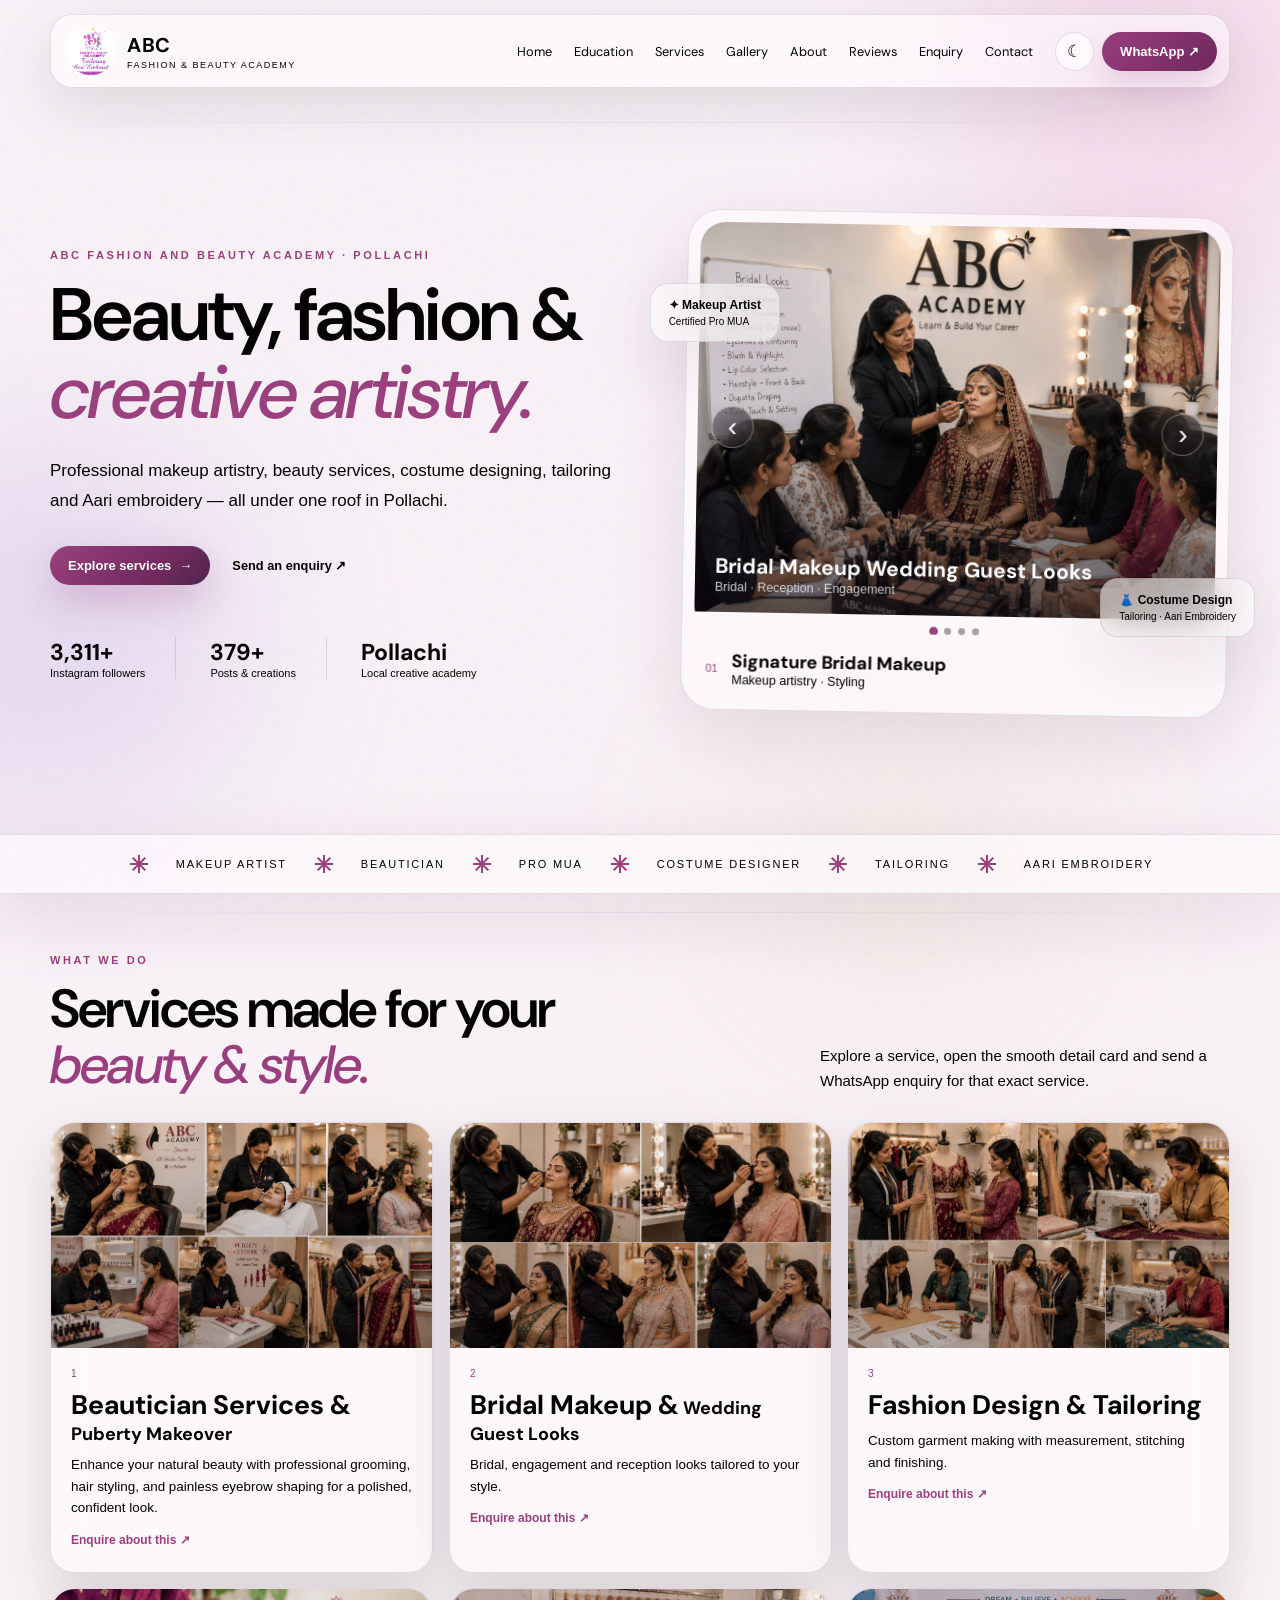
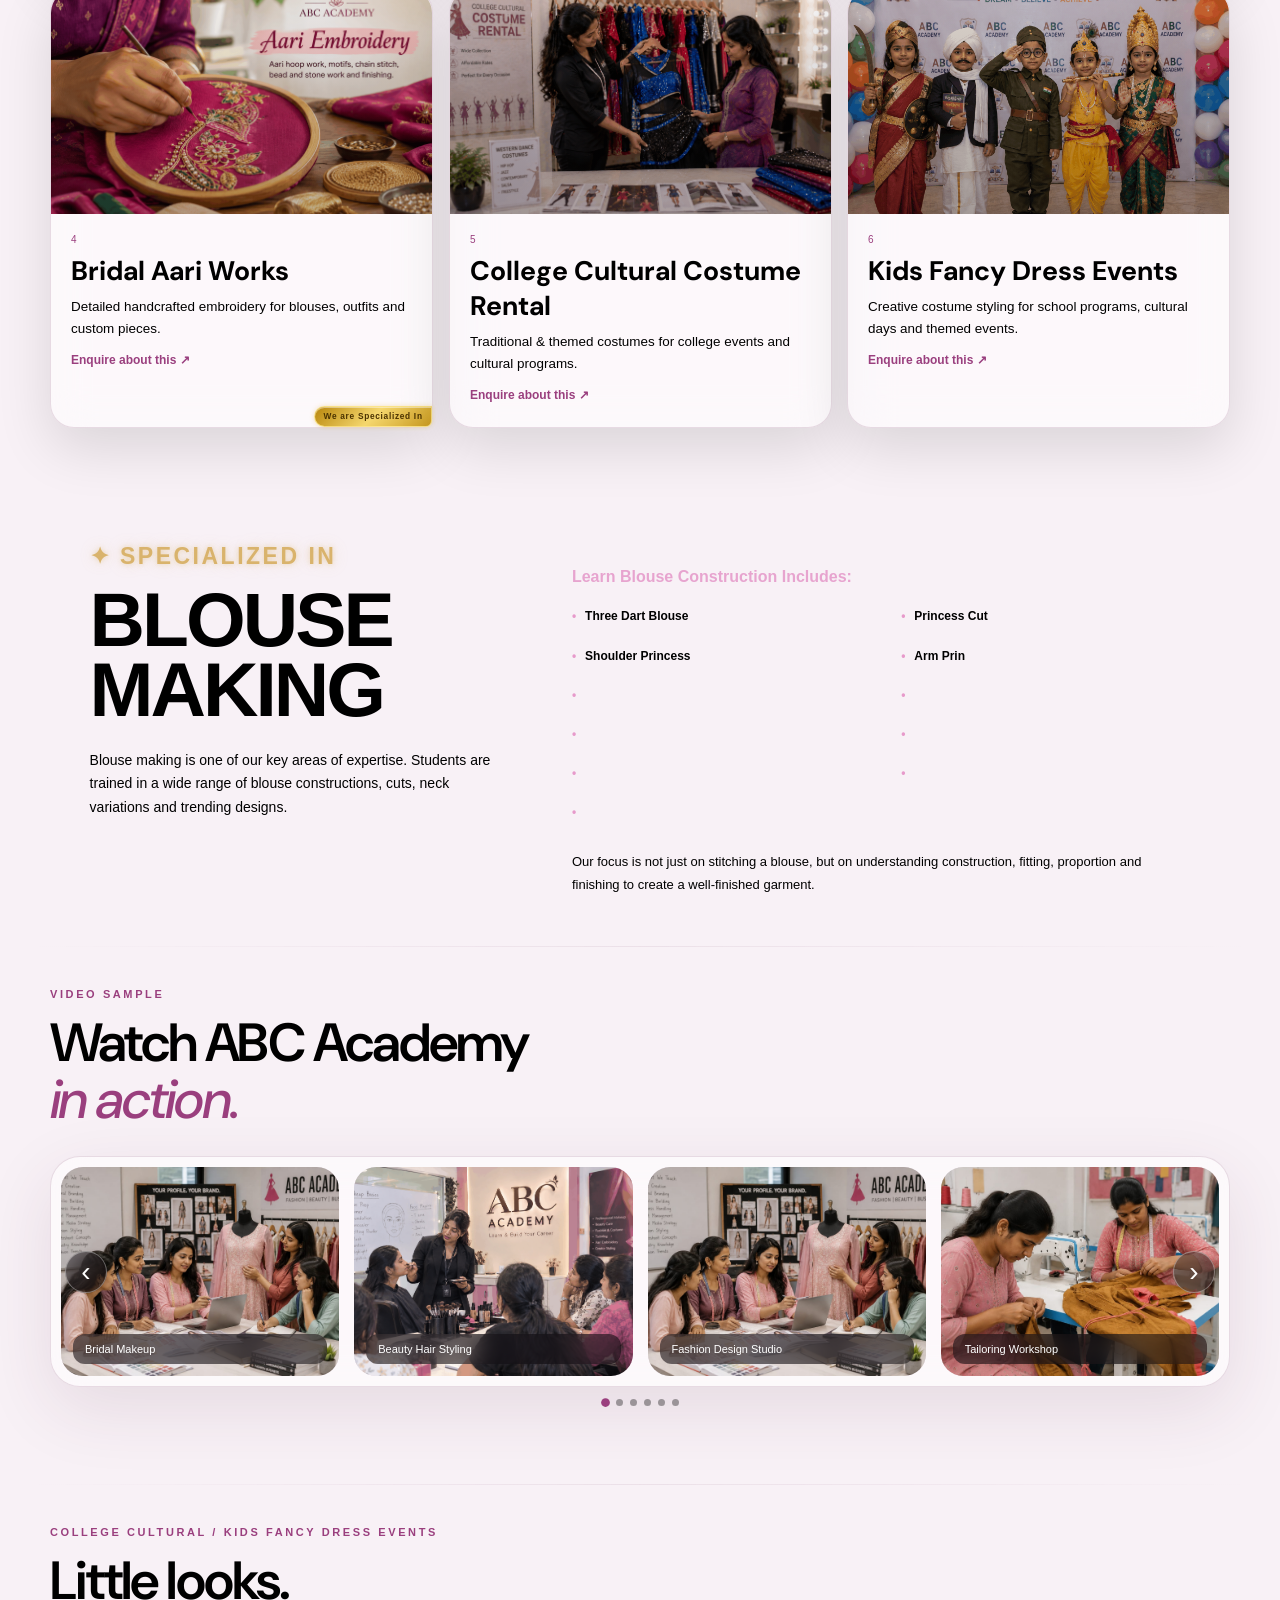
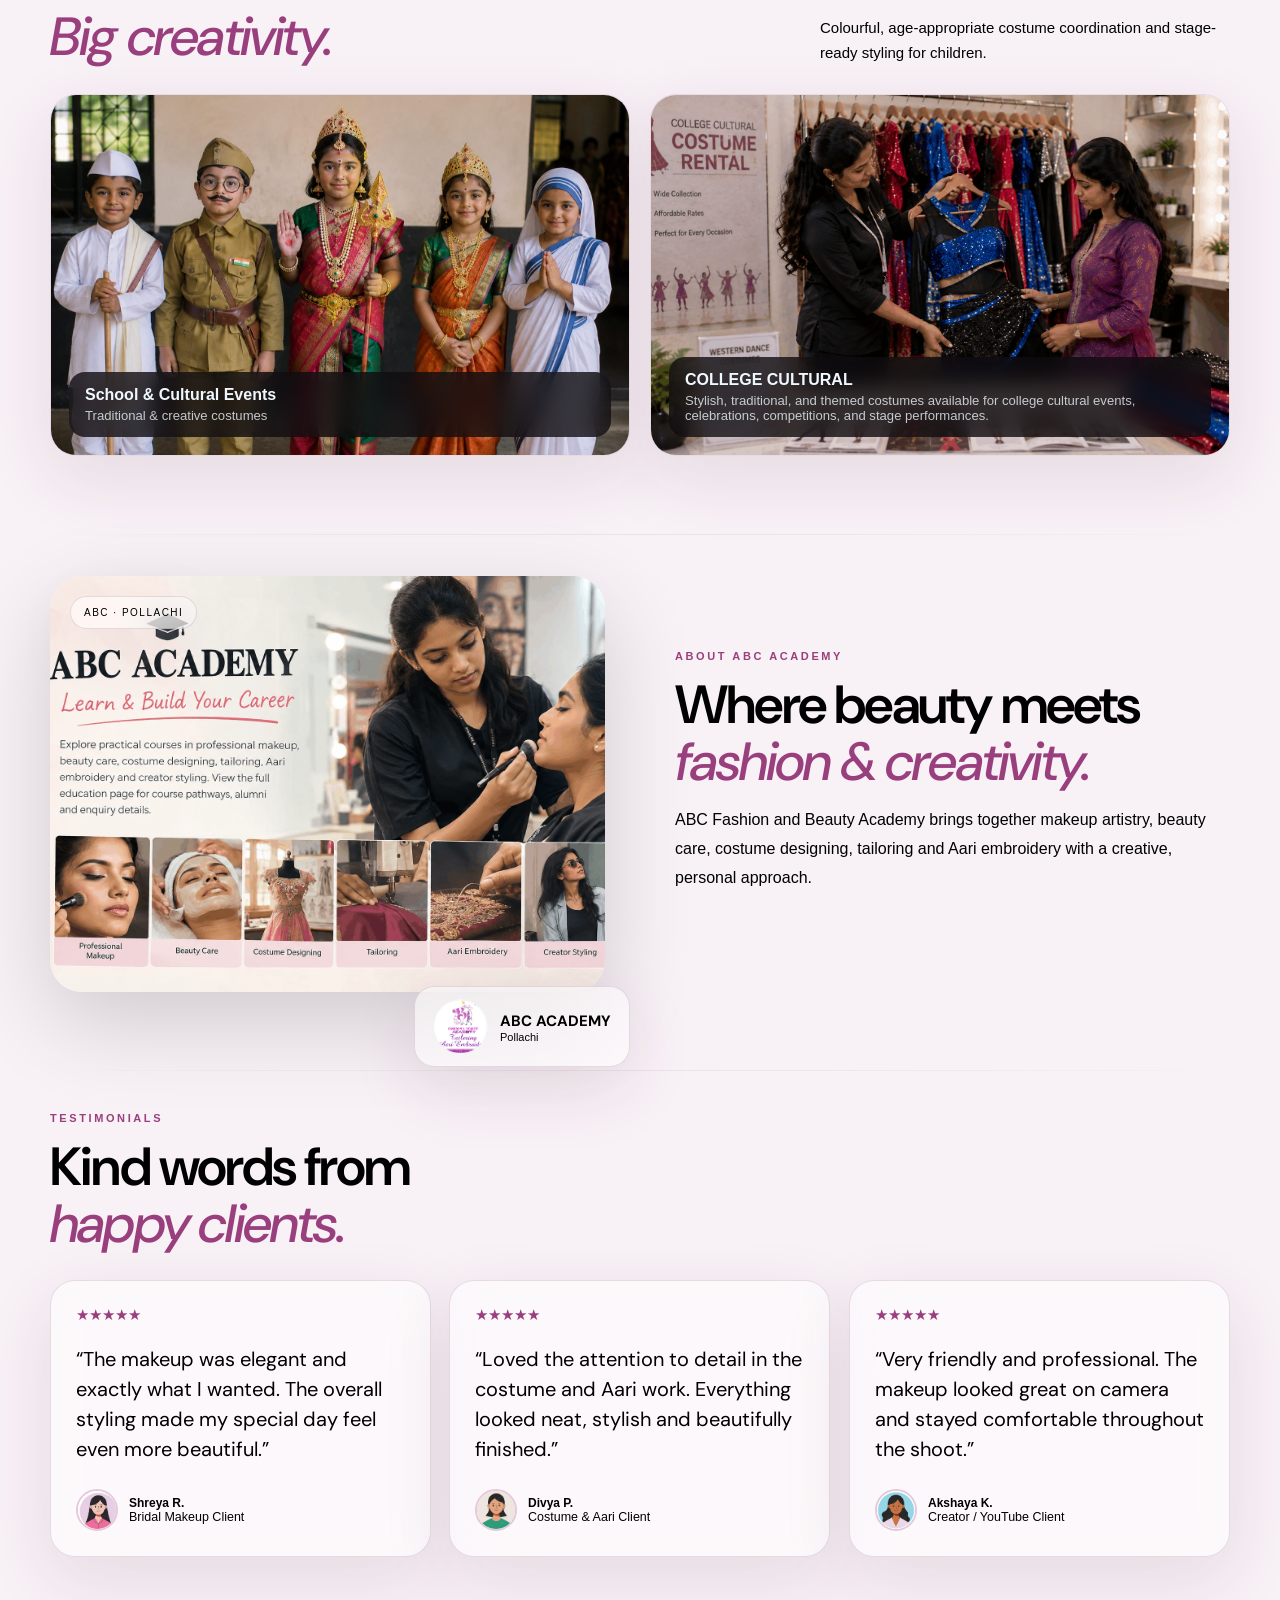
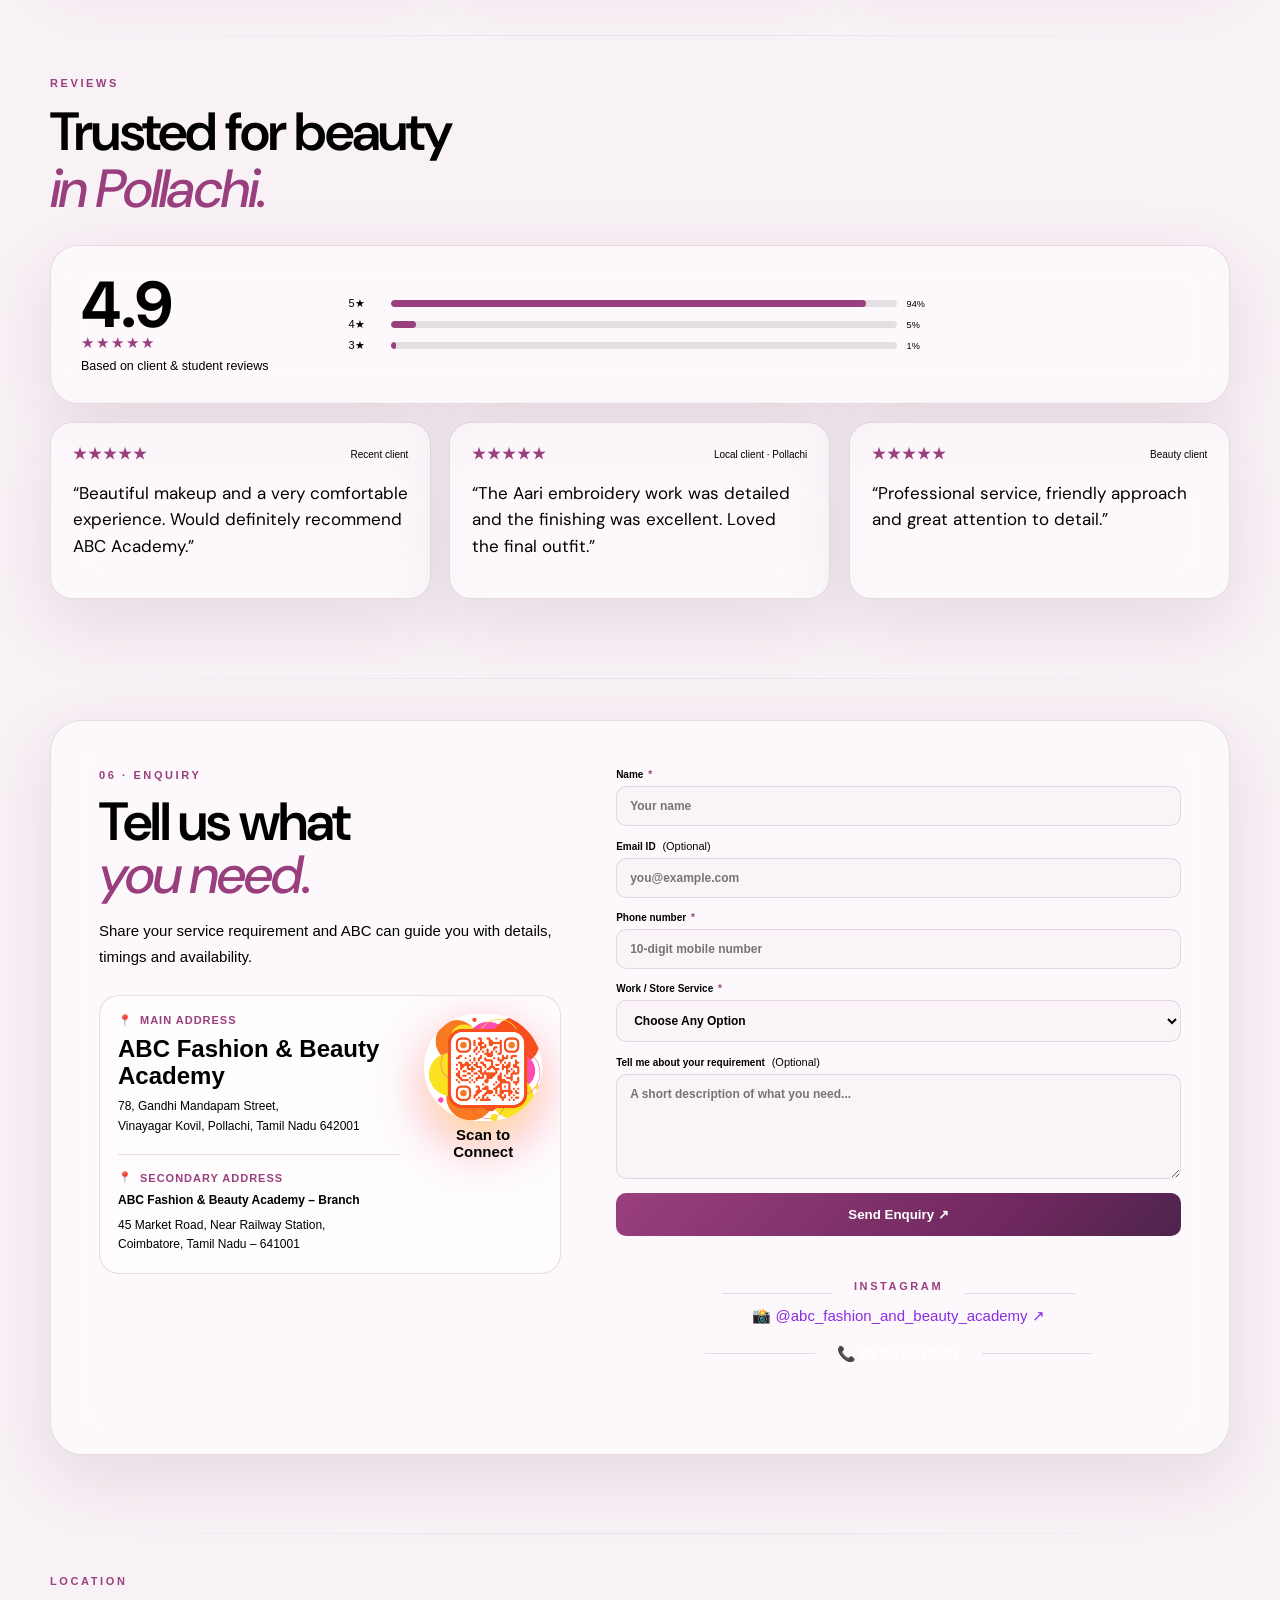
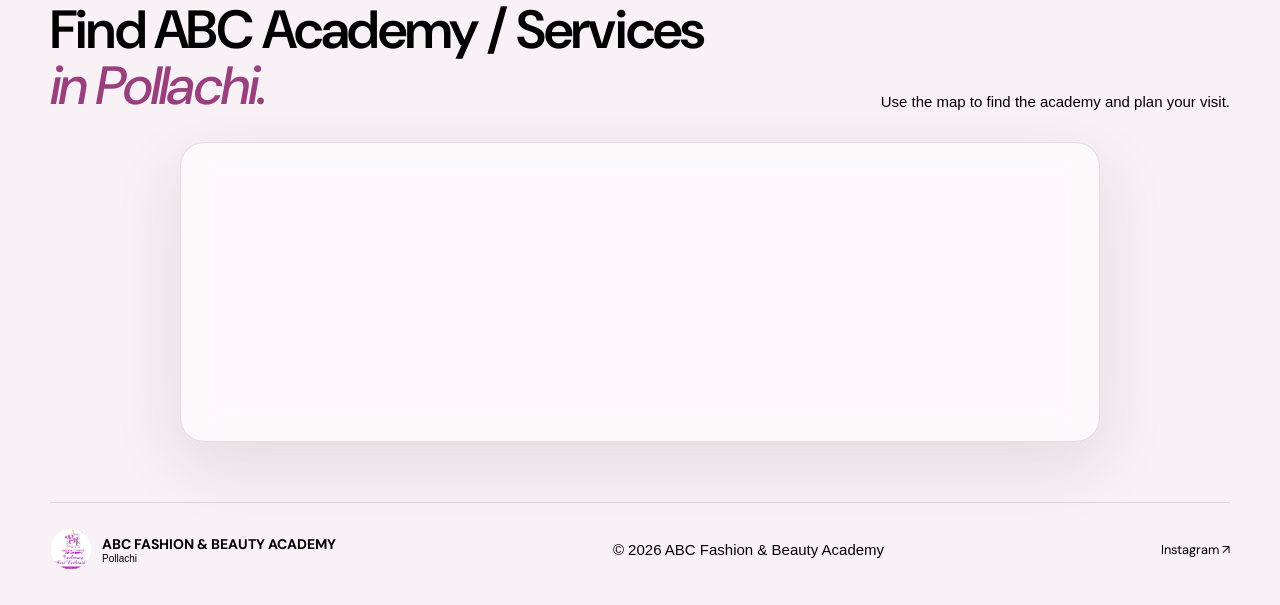
<file: services.html>
<!DOCTYPE htm<html lang="en">

<head>
    <meta charset="utf-8" />
    <meta content="width=device-width, initial-scale=1.0" name="viewport" />
    <title>
        ABC Fashion &amp; Beauty Academy | Pollachi
    </title>
    <meta
        content="ABC Fashion and Beauty Academy Pollachi — Makeup artistry, beauty, costume designing, tailoring and Aari embroidery."
        name="description" />
    <link href="https://fonts.googleapis.com" rel="preconnect" />
    <link crossorigin="" href="https://fonts.gstatic.com" rel="preconnect" />
    <link
        href="https://fonts.googleapis.com/css2?family=DM+Sans:wght@400;500;600;700&amp;family=Nunito+Sans:wght@400;500;600;700;800&amp;display=swap"
        rel="stylesheet" />
    <link href="assets/style.css" rel="stylesheet" />
    <link href="assets/popup.css" rel="stylesheet" />
    <link href="https://cdnjs.cloudflare.com/ajax/libs/animate.css/4.1.1/animate.min.css" rel="stylesheet" />
</head>

<body>
    <div class="orb orb1">
    </div>
    <div class="orb orb2">
    </div>
    <div class="orb orb3">
    </div>
    <div class="grain">
    </div>
    <header class="nav glass">
        <a class="brand" href="#home">
            <img alt="ABC Fashion &amp; Beauty Academy logo" id="brandLogo" src="assets/logo.png" />
            <span>
                <b id="brandName">
                    ABC
                </b>
                <small id="brandTag">
                    FASHION &amp; BEAUTY ACADEMY
                </small>
            </span>
        </a>
        <nav>
            <a href="index.html">
                Home
            </a>
            <a href="education.html">
                Education
            </a>
            <a href="#services">
                Services
            </a>
            <a href="#gallery">
                Gallery
            </a>
            <a href="#about">
                About
            </a>
            <a href="#reviews">
                Reviews
            </a>
            <a href="#enquiry">
                Enquiry
            </a>
            <a href="#contact">
                Contact
            </a>
        </nav>
        <div class="nav-tools">
            <button aria-label="Toggle theme" class="theme-btn glass" id="themeToggle">
                ☾
            </button>
            <a class="nav-cta"
                href="https://wa.me/919385920297?text=Hi%20ABC%20Fashion%20%26%20Beauty%20Academy%2C%20I%20would%20like%20to%20enquire%20about%20your%20services/courses."
                id="navWhatsapp" target="_blank">
                WhatsApp ↗
            </a>
            <button aria-expanded="false" aria-label="Open navigation menu" class="menu" id="menu">
                ☰
            </button>
        </div>
    </header>
    <main id="home">
        <section class="hero section reveal">
            <div class="hero-copy">
                <div class="eyebrow" id="heroEyebrow">
                    ABC FASHION AND BEAUTY ACADEMY · POLLACHI
                </div>
                <h1 id="heroTitle">
                    Beauty, fashion &amp;
                    <br />
                    <em>
                        creative artistry.
                    </em>
                </h1>
                <p id="heroCopy">
                    Professional makeup artistry, beauty services, costume designing, tailoring and Aari embroidery —
                    all under one roof in Pollachi.
                </p>
                <div class="actions">
                    <a class="btn" href="#services">
                        Explore services
                        <span>
                            →
                        </span>
                    </a>
                    <a class="text-link" href="#contact">
                        Send an enquiry ↗
                    </a>
                </div>
                <div class="stats">
                    <div>
                        <strong id="stat1">
                            3,311+
                        </strong>
                        <span>
                            Instagram followers
                        </span>
                    </div>
                    <div>
                        <strong id="stat2">
                            379+
                        </strong>
                        <span>
                            Posts &amp; creations
                        </span>
                    </div>
                    <div>
                        <strong id="stat3">
                            Pollachi
                        </strong>
                        <span>
                            Local creative academy
                        </span>
                    </div>
                </div>
            </div>
            <div class="hero-visual">
                <div class="hero-card glass">
                    <div class="carousel-stage">
                        <div class="carousel-track" id="heroTrack">
                            <div class="hero-slide active">
                                <img alt="Bridal Makeup" src="assets/bridal looks-Ed.png" />
                                <div class="slide-shade">
                                </div>
                                <div class="slide-label">
                                    <b>
                                        Bridal Makeup <span> Wedding Guest Looks</span>
                                    </b>
                                    <small>
                                        Bridal · Reception · Engagement
                                    </small>
                                </div>
                            </div>
                            <div class="hero-slide">
                                <img alt="Beauty Styling" src="assets/MakeUp-ED.png" />
                                <div class="slide-shade">
                                </div>
                                <div class="slide-label">
                                    <b>
                                        Beauty Styling
                                    </b>
                                    <small>
                                        Beauty · Hair · Grooming
                                    </small>
                                </div>
                            </div>
                            <div class="hero-slide">
                                <img alt="Tailoring &amp; Garment Making" src="assets/academy-tailoring.jpg" />
                                <div class="slide-shade">
                                </div>
                                <div class="slide-label">
                                    <b>
                                        Tailoring &amp; Garment Making
                                    </b>
                                    <small>
                                        Tailoring · Custom Fit
                                    </small>
                                </div>
                            </div>
                            <div class="hero-slide">
                                <img alt="Kids Fancy Dress" src="assets/Kids Event.jpeg" />
                                <div class="slide-shade">
                                </div>
                                <div class="slide-label">
                                    <b>
                                        Kids Fancy Dress
                                    </b>
                                    <small>
                                        Events · Styling
                                    </small>
                                </div>
                            </div>
                        </div>
                        <button aria-label="Previous" class="carousel-btn prev" id="heroPrev">
                            ‹
                        </button>
                        <button aria-label="Next" class="carousel-btn next" id="heroNext">
                            ›
                        </button>
                        <div class="carousel-dots" id="heroDots">
                            <button aria-label="Slide 1" class="active" data-hi="0">
                            </button>
                            <button aria-label="Slide 2" class="" data-hi="1">
                            </button>
                            <button aria-label="Slide 3" class="" data-hi="2">
                            </button>
                            <button aria-label="Slide 4" class="" data-hi="3">
                            </button>
                        </div>
                    </div>
                    <div class="hero-caption">
                        <span id="heroNumber">
                            01
                        </span>
                        <div>
                            <b id="heroCardTitle">
                                Signature Bridal Makeup
                            </b>
                            <small id="heroCardMeta">
                                Makeup artistry · Styling
                            </small>
                        </div>
                    </div>
                </div>
                <div class="badge glass">
                    ✦
                    <span id="badge1">
                        Makeup Artist
                    </span>
                    <br />
                    <small>
                        Certified Pro MUA
                    </small>
                </div>
                <div class="badge2 glass">
                    👗
                    <span id="badge2">
                        Costume Design
                    </span>
                    <br />
                    <small>
                        Tailoring · Aari Embroidery
                    </small>
                </div>
            </div>
        </section>
        <section class="ticker glass">
            <i class="star">
                <svg xmlns="http://www.w3.org/2000/svg" height="24px" viewBox="0 -960 960 960" width="24px"
                    fill="#9a3f7e">
                    <path
                        d="M440-120v-264L254-197l-57-57 187-186H120v-80h264L197-706l57-57 186 187v-264h80v264l186-187 57 57-187 186h264v80H576l187 186-57 57-186-187v264h-80Z" />
                </svg>
            </i>
            <span>
                MAKEUP ARTIST
            </span>
            <i class="star">
                <svg xmlns="http://www.w3.org/2000/svg" height="24px" viewBox="0 -960 960 960" width="24px"
                    fill="#9a3f7e">
                    <path
                        d="M440-120v-264L254-197l-57-57 187-186H120v-80h264L197-706l57-57 186 187v-264h80v264l186-187 57 57-187 186h264v80H576l187 186-57 57-186-187v264h-80Z" />
                </svg>
            </i>
            <span>
                BEAUTICIAN
            </span>
            <i class="star">
                <svg xmlns="http://www.w3.org/2000/svg" height="24px" viewBox="0 -960 960 960" width="24px"
                    fill="#9a3f7e">
                    <path
                        d="M440-120v-264L254-197l-57-57 187-186H120v-80h264L197-706l57-57 186 187v-264h80v264l186-187 57 57-187 186h264v80H576l187 186-57 57-186-187v264h-80Z" />
                </svg>
            </i>
            <span>
                PRO MUA
            </span>
            <i class="star"> <svg xmlns="http://www.w3.org/2000/svg" height="24px" viewBox="0 -960 960 960" width="24px"
                    fill="#9a3f7e">
                    <path
                        d="M440-120v-264L254-197l-57-57 187-186H120v-80h264L197-706l57-57 186 187v-264h80v264l186-187 57 57-187 186h264v80H576l187 186-57 57-186-187v264h-80Z" />
                </svg>
            </i class="star">
            <span>
                COSTUME DESIGNER
            </span>
            <i class="star">
                <svg xmlns="http://www.w3.org/2000/svg" height="24px" viewBox="0 -960 960 960" width="24px"
                    fill="#9a3f7e">
                    <path
                        d="M440-120v-264L254-197l-57-57 187-186H120v-80h264L197-706l57-57 186 187v-264h80v264l186-187 57 57-187 186h264v80H576l187 186-57 57-186-187v264h-80Z" />
                </svg>
            </i>
            <span>
                TAILORING
            </span>
            <i class="star"> <svg xmlns="http://www.w3.org/2000/svg" height="24px" viewBox="0 -960 960 960" width="24px"
                    fill="#9a3f7e">
                    <path
                        d="M440-120v-264L254-197l-57-57 187-186H120v-80h264L197-706l57-57 186 187v-264h80v264l186-187 57 57-187 186h264v80H576l187 186-57 57-186-187v264h-80Z" />
                </svg>

            </i>
            <span>
                AARI EMBROIDERY
            </span>
        </section>
        <section class="section reveal" id="services">
            <div class="section-head">
                <div>
                    <div class="eyebrow" id="spServicesEyebrowText">
                        WHAT WE DO
                    </div>
                    <h2 id="spServicesTitleText">
                        Services made for your
                        <br />
                        <em>
                            beauty &amp; style.
                        </em>
                    </h2>
                </div>
                <p id="spServicesDescText">
                    Explore a service, open the smooth detail card and send a WhatsApp enquiry for that exact service.
                </p>
            </div>
            <div class="service-grid" id="serviceGrid">

                <article class="service-card glass popup-card scroll-card">
                    <div class="card-image">
                        <img alt="Beautician Services" loading="lazy" src="assets/Beautician Services & Puberty Makeove.png" />
                    </div>
                    <div class="service-body">
                        <span>
                            1
                        </span>
                        <h3>
                            Beautician Services & <span style="font-size: 18px;"> Puberty Makeover</span>
                        </h3>
                        <p>
                            Enhance your natural beauty with professional grooming, hair styling, and painless eyebrow
                            shaping for a polished, confident look.
                        </p>
                        <a href="https://wa.me/919385920297?text=Hi%20ABC%20Fashion%20%26%20Beauty%20Academy%2C%20I%20need%20more%20details%20regarding%20Beautician%20Services."
                            target="_blank">
                            Enquire about this ↗
                        </a>
                    </div>
                    <div class="popup-data" hidden="">
                        <p>
                            Beauty care, grooming, hair styling and client-ready salon presentation.
                        </p>
                    </div>
                </article>


                <article class="service-card glass popup-card scroll-card">
                    <div class="card-image">
                        <img alt="Bridal Makeup" loading="lazy" src="assets/Bridal Makeup & Wedding Guest 2.png" />
                    </div>
                    <div class="service-body">
                        <span>
                            2
                        </span>
                        <h3>
                            Bridal Makeup &<span style="font-size: 18px;"> Wedding Guest Looks</span>
                        </h3>
                        <p>
                            Bridal, engagement and reception looks tailored to your style.
                        </p>
                        <a href="https://wa.me/919385920297?text=Hi%20ABC%20Fashion%20%26%20Beauty%20Academy%2C%20I%20need%20more%20details%20regarding%20Bridal%20Makeup."
                            target="_blank">
                            Enquire about this ↗
                        </a>
                    </div>
                    <div class="popup-data" hidden="">
                        <p>
                            Personalised bridal makeup, hair styling and event-ready finishing for your special day.
                        </p>
                    </div>
                </article>

                <article class="service-card glass popup-card scroll-card">
                    <div class="card-image">
                        <img alt="Tailoring" loading="lazy" src="assets/Fashion Design & Tailoring.png" />
                    </div>
                    <div class="service-body">
                        <span>
                            3
                        </span>
                        <h3>
                            Fashion Design & Tailoring
                        </h3>
                        <p>
                            Custom garment making with measurement, stitching and finishing.
                        </p>
                        <a href="https://wa.me/919385920297?text=Hi%20ABC%20Fashion%20%26%20Beauty%20Academy%2C%20I%20need%20more%20details%20regarding%20Tailoring."
                            target="_blank">
                            Enquire about this ↗
                        </a>
                    </div>
                    <div class="popup-data" hidden="">
                        <p>
                            Practical tailoring, measurements, stitching, machine handling and neat garment finishing.
                        </p>
                    </div>
                </article>






                <article class="service-card glass popup-card scroll-card">
                    <div class="card-image">
                        <img alt="Aari Embroidery" loading="lazy" src="assets/aari 2.png" />
                    </div>
                    <div class="service-body">
                        <span>
                            4
                        </span>
                        <h3>
                            Bridal Aari Works
                        </h3>
                        <p>
                            Detailed handcrafted embroidery for blouses, outfits and custom pieces.
                        </p>
                        <a href="https://wa.me/919385920297?text=Hi%20ABC%20Fashion%20%26%20Beauty%20Academy%2C%20I%20need%20more%20details%20regarding%20Aari%20Embroidery."
                            target="_blank">
                            Enquire about this ↗
                        </a>
                    </div>
                    <div class="popup-data" hidden="">
                        <p>
                            Aari hook work, motifs, chain stitch, bead and stone work and finishing.
                        </p>
                    </div>
                    <div class="offer-badge">
                        <!-- <span class="offer-star">🧶</span> -->
                        <span>We are Specialized In</span>
                    </div>
                </article>


                <article class="service-card glass popup-card scroll-card">
                    <div class="card-image">
                        <img alt="Professional MUA" loading="lazy" src="assets/Cultural Costume Rental.png" />
                    </div>
                    <div class="service-body">
                        <span>
                            5
                        </span>
                        <h3>
                            College Cultural Costume Rental
                        </h3>
                        <p>
                            Traditional & themed costumes for college events and cultural programs. </p>
                        <a href="https://wa.me/919385920297?text=Hi%20ABC%20Fashion%20%26%20Beauty%20Academy%2C%20I%20need%20more%20details%20regarding%20Professional%20MUA."
                            target="_blank">
                            Enquire about this ↗
                        </a>
                    </div>
                    <div class="popup-data" hidden="">
                        <p>
                            Stylish, traditional, and themed costumes available for college cultural events,
                            celebrations, competitions, and stage performances.
                        </p>
                    </div>
                </article>


                <article class="service-card glass popup-card scroll-card">
                    <div class="card-image">
                        <img alt="Kids Fancy Dress Events" loading="lazy" src="assets/Kids Fancy Dress Celebration.png" />
                    </div>
                    <div class="service-body">
                        <span>
                            6
                        </span>
                        <h3>
                            Kids Fancy Dress Events
                        </h3>
                        <p>
                            Creative costume styling for school programs, cultural days and themed events.
                        </p>
                        <a href="https://wa.me/919385920297?text=Hi%20ABC%20Fashion%20%26%20Beauty%20Academy%2C%20I%20need%20more%20details%20regarding%20Kids%20Fancy%20Dress%20Events."
                            target="_blank">
                            Enquire about this ↗
                        </a>
                    </div>
                    <div class="popup-data" hidden="">
                        <p>
                            Colourful, age-appropriate costume coordination and stage-ready styling for children.
                        </p>
                    </div>
                </article>
            </div>
        </section>

        <!-- SPECIALIZED IN section start-->
        <section class="abc-blouse-section" id="abc-blouse-section">

            <div class="abc-blouse-inner">

                <!-- LEFT -->


                <div class="abc-blouse-left">

                    <div class="abc-blouse-small-title sparkle-star">
                        ✦ SPECIALIZED IN
                    </div>

                    <h2 class="abc-blouse-heading">
                        BLOUSE<br>MAKING
                    </h2>

                    <!-- STATIC TEXT -->
                    <p class="abc-blouse-intro">
                        Blouse making is one of our key areas of expertise.
                        Students are trained in a wide range of blouse constructions,
                        cuts, neck variations and trending designs.
                    </p>

                </div>


                <!-- RIGHT -->
                <div class="abc-blouse-right">

                    <h3 style="color: #e7a4cf;">Learn Blouse Construction Includes:</h3>

                    <div class="abc-blouse-list" id="abcBlouseList">
                    </div>

                    <!-- STATIC TEXT -->
                    <p class="abc-blouse-ending">
                        Our focus is not just on stitching a blouse, but on understanding
                        construction, fitting, proportion and finishing to create a
                        well-finished garment.
                    </p>

                </div>

            </div>

        </section>
        <!-- SPECIALIZED IN section End-->







        <section class="section gallery-section reveal" id="gallery">
            <div class="section-head">
                <div>
                    <div class="eyebrow">
                        VIDEO SAMPLE
                    </div>
                    <h2>
                        Watch ABC Academy
                        <br />
                        <em>
                            in action.
                        </em>
                    </h2>
                </div>

            </div>
            <div class="gallery-carousel glass">
                <button class="carousel-btn prev" id="galleryPrev">
                    ‹
                </button>
                <div class="gallery-track" id="galleryTrack">
                    <figure class="gallery-item">
                        <img alt="Bridal Makeup" loading="lazy" src="assets/academy-fashion-class.jpg" />
                        <figcaption>
                            Bridal Makeup
                        </figcaption>
                    </figure>

                    <figure class="gallery-item">
                        <img alt="Beauty Hair Styling" loading="lazy" src="assets/MakeUp-ED.png" />
                        <figcaption>
                            Beauty Hair Styling
                        </figcaption>
                    </figure>
                    <figure class="gallery-item">
                        <img alt="Fashion Design Studio" loading="lazy" src="assets/academy-fashion-class.jpg" />
                        <figcaption>
                            Fashion Design Studio
                        </figcaption>
                    </figure>
                    <figure class="gallery-item">
                        <img alt="Tailoring Workshop" loading="lazy" src="assets/academy-tailoring.jpg" />
                        <figcaption>
                            Tailoring Workshop
                        </figcaption>
                    </figure>
                    <figure class="gallery-item">
                        <img alt="Aari Embroidery Class" loading="lazy" src="assets/aari 2.png" />
                        <figcaption>
                            Aari Embroidery Class
                        </figcaption>
                    </figure>
                    <figure class="gallery-item">
                        <img alt="Indian Boutique Styling" loading="lazy" src="assets/PP-ED.png" />
                        <figcaption>
                            Indian Boutique Styling
                        </figcaption>
                    </figure>
                    <figure class="gallery-item">
                        <img alt="Saree Styling" loading="lazy" src="assets/PP-ED.png" />
                        <figcaption>
                            Saree Styling
                        </figcaption>
                    </figure>
                    <figure class="gallery-item">
                        <img alt="Kids Fancy Dress" loading="lazy" src="assets/Kids Event.jpeg" />
                        <figcaption>
                            Kids Fancy Dress
                        </figcaption>
                    </figure>
                    <figure class="gallery-item">
                        <img alt="Kids Stage Costumes" loading="lazy" src="assets/Kids Event.jpeg" />
                        <figcaption>
                            Kids Stage Costumes
                        </figcaption>
                    </figure>
                </div>
                <button class="carousel-btn next" id="galleryNext">
                    ›
                </button>
            </div>
            <div class="gallery-dots" id="galleryDots">
            </div>
        </section>






        <section class="section reveal kids-events" id="kids-events">
            <div class="section-head">
                <div>
                    <div class="eyebrow">
                        COLLEGE CULTURAL / KIDS FANCY DRESS EVENTS
                    </div>
                    <h2>
                        Little looks.
                        <br />
                        <em>
                            Big creativity.
                        </em>
                    </h2>
                </div>
                <p>
                    Colourful, age-appropriate costume coordination and stage-ready styling for children.
                </p>
            </div>
            <div class="kids-grid">
                <article class="kids-card glass popup-card" data-popup-action="Enquire on WhatsApp"
                    data-popup-description="Colourful, age-appropriate costume coordination for school programs, cultural events and themed celebrations. Enquire for styling ideas, costume coordination and event-ready finishing."
                    data-popup-image="assets/Kids Event.jpeg" data-popup-title="Kids Fancy Dress Events">
                    <img alt="Indian kids fancy dress event" loading="lazy" src="assets/Kids Event.jpeg" />
                    <div style="color:aliceblue">
                        <b>
                            School &amp; Cultural Events
                        </b>
                        <span>
                            Traditional &amp; creative costumes
                        </span>
                    </div>
                </article>
                <article class="kids-card glass popup-card" data-popup-action="Enquire on WhatsApp"
                    data-popup-description="Fun themed looks with simple hair, costume and stage-ready finishing designed for children."
                    data-popup-image="assets/Kids Event.jpeg" data-popup-title="Creative Kids Styling">
                    <img alt="Indian children fancy dress competition" loading="lazy" src="assets/Cultural Costume Rental.png" />
                    <div style="color:aliceblue">
                        <b>
                            COLLEGE CULTURAL
                        </b>
                        <span>
                            Stylish, traditional, and themed costumes available for college cultural events,
                            celebrations, competitions, and stage performances.
                        </span>
                    </div>
                </article>
            </div>
        </section>
        <section class="section about reveal" id="about">
            <div class="about-image">
                <img alt="ABC Academy fashion and beauty mentor" id="aboutImage" src="assets/ABC ACADEMY info.png" />
                <div class="image-tag glass">
                    ABC · POLLACHI
                </div>
                <div class="logo-card glass">
                    <img alt="ABC logo" id="aboutLogo" src="assets/logo.png" />
                    <div>
                        <b>
                            ABC ACADEMY
                        </b>
                        <span id="aboutLocation">
                            Pollachi
                        </span>
                    </div>
                </div>
            </div>
            <div class="about-copy">
                <div class="eyebrow" id="spAboutEyebrowText">
                    ABOUT ABC ACADEMY
                </div>
                <h2 id="spAboutTitleText">
                    Where beauty meets
                    <br />
                    <em>
                        fashion &amp; creativity.
                    </em>
                </h2>
                <p id="aboutText">
                    ABC Fashion and Beauty Academy brings together makeup artistry, beauty care, costume designing,
                    tailoring and Aari embroidery with a creative, personal approach.
                </p>
                <div class="roles" id="roles">
                </div>

            </div>
        </section>
        <section class="section reveal" id="testimonials">
            <div class="section-head">
                <div>
                    <div class="eyebrow" id="spTestimonialsEyebrowText">
                        TESTIMONIALS
                    </div>
                    <h2 id="spTestimonialsTitleText">
                        Kind words from
                        <br />
                        <em>
                            happy clients.
                        </em>
                    </h2>
                </div>
                
            </div>
            <div class="testimonial-grid" id="testimonialGrid">
                <article class="quote glass scroll-card">
                    <div class="stars">
                        ★★★★★
                    </div>
                    <p>
                        “The makeup was elegant and exactly what I wanted. The overall styling made my special day feel
                        even more beautiful.”
                    </p>
                    <div class="person">
                        <img alt="Shreya R." src="assets/profile 1.png" />
                        <div>
                            <b>
                                Shreya R.
                            </b>
                            <small>
                                Bridal Makeup Client
                            </small>
                        </div>
                    </div>
                </article>
                <article class="quote glass scroll-card">
                    <div class="stars">
                        ★★★★★
                    </div>
                    <p>
                        “Loved the attention to detail in the costume and Aari work. Everything looked neat, stylish and
                        beautifully finished.”
                    </p>
                    <div class="person">
                        <img alt="ABC Academy fashion and creative work" src="assets/profile 3.png" />
                        <div>
                            <b>
                                Divya P.
                            </b>
                            <small>
                                Costume &amp; Aari Client
                            </small>
                        </div>
                    </div>
                </article>
                <article class="quote glass scroll-card">
                    <div class="stars">
                        ★★★★★
                    </div>
                    <p>
                        “Very friendly and professional. The makeup looked great on camera and stayed comfortable
                        throughout the shoot.”
                    </p>
                    <div class="person">
                        <img alt="Akshaya K." src="assets/profile 2.png" />
                        <div>
                            <b>
                                Akshaya K.
                            </b>
                            <small>
                                Creator / YouTube Client
                            </small>
                        </div>
                    </div>
                </article>
            </div>
        </section>
        <section class="section reviews reveal" id="reviews">
            <div class="section-head">
                <div>
                    <div class="eyebrow" id="spReviewsEyebrowText">
                        REVIEWS
                    </div>
                    <h2 id="spReviewsTitleText">
                        Trusted for beauty
                        <br />
                        <em>
                            in Pollachi.
                        </em>
                    </h2>
                </div>
                <!-- <p id="spReviewsDescText">
                    Update the rating and customer reviews directly in this HTML file.
                </p> -->
            </div>
            <div class="review-summary glass">
                <div class="rating">
                    <strong id="ratingValue">
                        4.9
                    </strong>
                    <span>
                        ★★★★★
                    </span>
                    <small id="reviewCount">
                        Based on client &amp; student reviews
                    </small>
                </div>
                <div class="bars">
                    <div>
                        <span>
                            5★
                        </span>
                        <i>
                            <b style="width:94%">
                            </b>
                        </i>
                        <small>
                            94%
                        </small>
                    </div>
                    <div>
                        <span>
                            4★
                        </span>
                        <i>
                            <b style="width:5%">
                            </b>
                        </i>
                        <small>
                            5%
                        </small>
                    </div>
                    <div>
                        <span>
                            3★
                        </span>
                        <i>
                            <b style="width:1%">
                            </b>
                        </i>
                        <small>
                            1%
                        </small>
                    </div>
                </div>
            </div>
            <div class="review-grid" id="reviewGrid">
                <article class="review glass scroll-card">
                    <div>
                        <b>
                            ★★★★★
                        </b>
                        <span>
                            Recent client
                        </span>
                    </div>
                    <p>
                        “Beautiful makeup and a very comfortable experience. Would definitely recommend ABC Academy.”
                    </p>
                </article>
                <article class="review glass scroll-card">
                    <div>
                        <b>
                            ★★★★★
                        </b>
                        <span>
                            Local client · Pollachi
                        </span>
                    </div>
                    <p>
                        “The Aari embroidery work was detailed and the finishing was excellent. Loved the final outfit.”
                    </p>
                </article>
                <article class="review glass scroll-card">
                    <div>
                        <b>
                            ★★★★★
                        </b>
                        <span>
                            Beauty client
                        </span>
                    </div>
                    <p>
                        “Professional service, friendly approach and great attention to detail.”
                    </p>
                </article>
            </div>
        </section>



        <section class="section form-section reveal" id="enquiry">
            <div class="form-card glass">
                <div class="form-copy">
                    <div class="eyebrow">
                        06 · ENQUIRY
                    </div>
                    <h2 id="spFormTitleText">
                        Tell us what
                        <br />
                        <em>
                            you need.
                        </em>
                    </h2>
                    <p id="spFormTextText">
                        Share your service requirement and ABC can guide you with details, timings and availability.
                    </p>
                    <div aria-label="ABC Academy addresses and QR code" class="academy-location-block">
                        <div class="academy-location-addresses">
                            <div class="academy-address academy-main-address">
                                <div class="address-label"><span>📍</span> Main Address</div>
                                <h3>ABC Fashion &amp; Beauty Academy</h3>
                                <p>78, Gandhi Mandapam Street,<br />Vinayagar Kovil, Pollachi, Tamil Nadu 642001</p>
                            </div>
                            <div class="academy-address academy-secondary-address">
                                <div class="address-label"><span>📍</span> Secondary Address</div>
                                <h6>ABC Fashion &amp; Beauty Academy – Branch</h6>
                                <p>45 Market Road, Near Railway Station,<br />Coimbatore, Tamil Nadu – 641001</p>
                            </div>
                        </div>
                        <div class="academy-qr qr-wrapper">
                            <img src="assets/ABC Fashion & Beauty Academy 1 QR.png"
                                style="border-radius: 30px;zoom: 250%;" alt="ABC Academy QR code — scan to connect">
                            <strong class="heartbeat" style="font-size: 100%;">Scan to Connect</strong>

                        </div>
                    </div>
                </div>
                <form class="abc-enquiry-form" id="serviceEnquiryForm" novalidate="">
                    <label>
                        Name
                        <span class="required-mark">
                            *
                        </span>
                        <input name="name" placeholder="Your name" required="" />
                    </label>
                    <label>
                        Email ID
                        <span class="optional-mark">
                            (Optional)
                        </span>
                        <input name="email" placeholder="you@example.com" type="email" />
                    </label>
                    <label>
                        Phone number
                        <span class="required-mark">
                            *
                        </span>
                        <input inputmode="numeric" maxlength="10" minlength="10" name="phone" pattern="[0-9]{10}"
                            placeholder="10-digit mobile number" required="" />
                    </label>
                    <label>
                        Work / Store Service
                        <span class="required-mark">
                            *
                        </span>
                        <select name="service" required="">
                            <option value="">
                                Choose Any Option
                            </option>
                            <option value="">
                                Education / Course
                            </option>
                            <option>
                                Fashion &amp; Beauty Service
                            </option>
                            <option>
                                Bridal Makeup
                            </option>
                            <option>
                                Beautician Service
                            </option>
                            <option>
                                Tailoring
                            </option>
                            <option>
                                Aari Embroidery
                            </option>
                            <option>
                                Kids Fancy Dress &amp; Event Styling
                            </option>
                        </select>
                    </label>
                    <label>
                        Tell me about your requirement
                        <span class="optional-mark">
                            (Optional)
                        </span>
                        <textarea name="message" placeholder="A short description of what you need..."></textarea>
                    </label>
                    <button class="form-submit" type="submit">
                        Send Enquiry
                        <span>
                            ↗
                        </span>
                    </button>
                    <p class="form-status" id="serviceFormStatus">
                    </p>
                    <div class="section-head instagram-heading">
                        <div>
                            <div class="eyebrow2">
                                INSTAGRAM
                            </div>
                        </div>
                        <a href="https://www.instagram.com/abc_fashion_and_beauty_academy/"
                            style="text-decoration: none;color:blueviolet" target="_blank" rel="noopener noreferrer">
                            📸 @abc_fashion_and_beauty_academy ↗
                        </a>
                        <br>
                        <div style="padding-top: 20px;">

                            <span>
                                <a style="text-decoration: none;color:white" href="tel:+919385920297">📞 93 85 92 02
                                    97</a>
                            </span>
                        </div>
                    </div>
                </form>
            </div>
        </section>
        <section class="section map-section reveal" id="education-location">
            <div class="section-head">
                <div>
                    <div class="eyebrow">LOCATION</div>
                    <h2>Find ABC Academy / Services <br><em>in Pollachi.</em></h2>
                </div>
                <p>Use the map to find the academy and plan your visit.</p>
            </div>
            <div class="map-wrap glass">
                <iframe loading="lazy" referrerpolicy="no-referrer-when-downgrade"
                    src="https://www.google.com/maps?q=ABC+Fashion+and+Beauty+Academy+Pollachi&amp;output=embed"
                    title="ABC Academy map in Pollachi" allowfullscreen></iframe>
            </div>
        </section>

    </main>
    <footer>
        <div class="footer-brand">
            <img alt="ABC logo" id="footerLogo" src="assets/logo.png">
            <div>
                <b id="footerName">
                    ABC FASHION &amp; BEAUTY ACADEMY
                </b>
                <small id="footerLocation">
                    Pollachi
                </small>
            </div>

        </div>
        <span>
            © 2026 ABC Fashion &amp; Beauty Academy
        </span>
        <a href="https://www.instagram.com/abc_fashion_and_beauty_academy/" id="footerInstagram" target="_blank">
            Instagram ↗
        </a>
    </footer>
    <script src="assets/static.js">
    </script>
    <script src="assets/form.js">
    </script>
    <script src="assets/popup.js">
    </script>
    <script>
        (function () { const cards = document.querySelectorAll('.scroll-card'); if (!cards.length) return; const io = new IntersectionObserver(es => es.forEach(e => { if (e.isIntersecting) { e.target.classList.add('scroll-visible'); io.unobserve(e.target) } }), { threshold: .12, rootMargin: '0px 0px -30px 0px' }); cards.forEach(c => io.observe(c)); })();
    </script>
    <script>
        (function () {

            const blouseItems = [

                "Three Dart Blouse",
                "Princess Cut",
                "Shoulder Princess",
                "Arm Princess",
                "Single Katori Blouse",
                "Double Katori Blouse",
                "Different Blouse Neck Variations",
                "Trending Neck & Sleeve Designs",
                "Designer Blouse Variations",
                "Proper Measurements, Cutting & Fitting",
                "Professional Finishing Techniques"

            ];


            const list =
                document.getElementById("abcBlouseList");


            if (!list) return;


            /* =========================================
               TYPE
               ========================================= */

            function typeText(element, text, speed) {

                return new Promise(resolve => {

                    let i = 0;

                    function typing() {

                        if (i < text.length) {

                            element.textContent +=
                                text.charAt(i);

                            i++;

                            setTimeout(typing, speed);

                        } else {

                            resolve();

                        }

                    }

                    typing();

                });

            }


            /* =========================================
               DELETE
               ========================================= */

            function deleteText(element, speed) {

                return new Promise(resolve => {

                    function deleting() {

                        if (element.textContent.length > 0) {

                            element.textContent =
                                element.textContent.slice(0, -1);

                            setTimeout(deleting, speed);

                        } else {

                            resolve();

                        }

                    }

                    deleting();

                });

            }


            /* =========================================
               CONTINUOUS LOOP
               ========================================= */

            async function typingLoop() {

                while (true) {

                    list.innerHTML = "";


                    /*
                     * Create all bullet elements first.
                     * This keeps the section height fixed.
                     */

                    const elements = blouseItems.map(item => {

                        const element =
                            document.createElement("div");

                        element.className =
                            "abc-blouse-item";

                        list.appendChild(element);

                        return {
                            element,
                            text: item
                        };

                    });


                    /*
                     * Type bullets one by one
                     */

                    for (const item of elements) {

                        await typeText(
                            item.element,
                            item.text,
                            28
                        );

                        await new Promise(resolve =>
                            setTimeout(resolve, 300)
                        );

                    }


                    /*
                     * Hold completed list
                     */

                    await new Promise(resolve =>
                        setTimeout(resolve, 2200)
                    );


                    /*
                     * Delete in reverse order
                     */

                    for (let i = elements.length - 1; i >= 0; i--) {

                        await deleteText(
                            elements[i].element,
                            12
                        );

                    }


                    /*
                     * Small pause
                     */

                    await new Promise(resolve =>
                        setTimeout(resolve, 500)
                    );

                }

            }


            /* =========================================
               START AUTOMATICALLY
               ========================================= */

            typingLoop();

        })();
    </script>
</body>

</html>
</file>
<file: assets/style.css>
/* =========================================================
   START — MOBILE TAP / BLUE HIGHLIGHT FIX
   Removes blue background/flash when tapping anywhere
   ========================================================= */

html,
body,
* {
  -webkit-tap-highlight-color: transparent;
  -webkit-touch-callout: none;
}

button,
a,
input,
textarea,
select,
label,
[role="button"] {
  -webkit-tap-highlight-color: transparent;
  tap-highlight-color: transparent;
}

/* Remove focus outline caused by mobile tapping */
button:focus,
a:focus,
input:focus,
textarea:focus,
select:focus,
[role="button"]:focus {
  outline: none;
}

/* Keep keyboard accessibility */
button:focus-visible,
a:focus-visible,
input:focus-visible,
textarea:focus-visible,
select:focus-visible,
[role="button"]:focus-visible {
  outline: 2px solid currentColor;
  outline-offset: 2px;
}

/* =========================================================
   END — MOBILE TAP / BLUE HIGHLIGHT FIX
   ========================================================= */


:root {
  --bg: #f8f1f6;
  --text: #241a23;
  --muted: #000000;
  --accent: #9a3f7e;
  --accent2: #d48ab6;
  --card: rgba(255, 255, 255, .55);
  --border: rgba(116, 55, 98, .16);
  --shadow: 0 22px 70px rgba(78, 38, 68, .11);
  --orb1: #efb9d9;
  --orb2: #c9b5e8;
  --ticker: rgba(255, 255, 255, .42)
}

:root[data-theme=dark] {
  --bg: #0e0d12;
  --text: #f5edf3;
  --muted: #b9aab5;
  --accent: #e7a4cf;
  --accent2: #a978cb;
  --card: rgba(27, 23, 31, .58);
  --border: rgba(255, 255, 255, .12);
  --shadow: 0 25px 80px rgba(0, 0, 0, .35);
  --orb1: #6e285e;
  --orb2: #33245f;
  --ticker: rgba(19, 16, 23, .52)
}

* {
  box-sizing: border-box
}

html {
  scroll-behavior: smooth
}

body {
  margin: 0;
  font-family: "DM Sans", sans-serif;
  color: var(--text);
  background: var(--bg);
  overflow-x: hidden;
  transition: background .35s, color .35s
}

.orb {
  position: fixed;
  border-radius: 50%;
  filter: blur(80px);
  opacity: .36;
  pointer-events: none;
  z-index: -2
}

.orb1 {
  width: 430px;
  height: 430px;
  background: var(--orb1);
  top: -130px;
  right: -100px
}

.orb2 {
  width: 390px;
  height: 390px;
  background: var(--orb2);
  left: -150px;
  top: 48%
}

.grain {
  position: fixed;
  inset: 0;
  pointer-events: none;
  opacity: .025;
  background-image: url("data:image/svg+xml,%3Csvg viewBox='0 0 180 180' xmlns='http://www.w3.org/2000/svg'%3E%3Cfilter id='n'%3E%3CfeTurbulence type='fractalNoise' baseFrequency='.9' numOctaves='3' stitchTiles='stitch'/%3E%3C/filter%3E%3Crect width='100%25' height='100%25' filter='url(%23n)'/%3E%3C/svg%3E");
  z-index: 20
}

.glass {
  background: var(--card);
  border: 1px solid var(--border);
  box-shadow: var(--shadow);
  backdrop-filter: blur(20px) saturate(130%);
  -webkit-backdrop-filter: blur(20px) saturate(130%)
}

.nav {
  position: sticky;
  top: 14px;
  z-index: 30;
  margin: 14px auto 0;
  width: min(1180px, calc(100% - 32px));
  border-radius: 22px;
  padding: 10px 12px 10px 14px;
  display: flex;
  align-items: center;
  gap: 22px
}

.brand {
  display: flex;
  align-items: center;
  gap: 10px;
  text-decoration: none;
  color: var(--text);
  min-width: max-content
}

.brand img {
  width: 52px;
  height: 52px;
  object-fit: cover;
  border-radius: 50%;
  background: #fff;
  border: 1px solid rgba(255, 255, 255, .75)
}

.brand b {
  display: block;
  font-family: "DM Sans", sans-serif;
  font-size: 20px;
  letter-spacing: .5px
}

.brand small {
  display: block;
  font-size: 9px;
  letter-spacing: 1.5px;
  color: var(--muted);
  margin-top: 2px
}

.nav nav {
  display: flex;
  gap: 22px;
  margin-left: auto
}

.nav nav a,
footer a {
  font-size: 13px;
  color: var(--muted);
  text-decoration: none
}

.nav nav a:hover,
footer a:hover {
  color: var(--accent)
}

.nav-tools {
  display: flex;
  align-items: center;
  gap: 8px
}

.theme-btn {
  width: 39px;
  height: 39px;
  border-radius: 50%;
  border: 1px solid var(--border);
  color: var(--text);
  font-size: 17px;
  cursor: pointer
}

.nav-cta,
.btn {
  display: inline-flex;
  align-items: center;
  justify-content: center;
  gap: 8px;
  border: 0;
  text-decoration: none;
  background: linear-gradient(135deg, var(--accent), #6e285d);
  color: #fff;
  border-radius: 999px;
  padding: 12px 18px;
  font-weight: 700;
  font-size: 13px;
  box-shadow: 0 12px 30px rgba(127, 45, 112, .2)
}

.menu {
  display: none;
  background: none;
  border: 0;
  font-size: 23px;
  color: var(--text)
}

.section {
  width: min(1180px, calc(100% - 32px));
  margin: 0 auto;
  padding: 92px 0
}

.hero {
  min-height: 730px;
  display: grid;
  grid-template-columns: 1.02fr .98fr;
  gap: 65px;
  align-items: center;
  padding-top: 70px
}

.eyebrow {
  font-size: 11px;
  letter-spacing: 2.6px;
  color: var(--accent);
  font-weight: 700;
  margin-bottom: 15px
}

.eyebrow2 {
  font-size: 11px;
  letter-spacing: 2.6px;
  color: var(--accent);
  font-weight: 700;
  margin-bottom: 15px
}
.hero h1,
.section h2 {
  font-family: "DM Sans", sans-serif;
  font-weight: 600;
  line-height: 1.05;
  letter-spacing: -1.8px;
  margin: 0
}

.hero h1 {
  font-size: clamp(54px, 6vw, 88px)
}

em {
  color: var(--accent);
  font-weight: 500
}

.hero-copy>p {
  max-width: 590px;
  color: var(--muted);
  line-height: 1.75;
  font-size: 17px;
  margin: 24px 0 30px
}

.actions {
  display: flex;
  gap: 22px;
  align-items: center
}

.text-link {
  color: var(--muted);
  text-decoration: none;
  font-weight: 600;
  font-size: 13px
}

.stats {
  display: flex;
  gap: 34px;
  margin-top: 52px
}

.stats div {
  padding-right: 30px;
  border-right: 1px solid var(--border)
}

.stats div:last-child {
  border: 0
}

.stats strong {
  display: block;
  font-family: "DM Sans", sans-serif;
  font-size: 23px;
  color: var(--text)
}

.stats span {
  font-size: 11px;
  color: var(--muted)
}

.hero-visual {
  position: relative
}

.hero-card {
  padding: 12px;
  border-radius: 34px;
  transform: rotate(1deg)
}

.hero-card>img {
  width: 100%;
  aspect-ratio: 4/3;
  display: block;
  object-fit: cover;
  border-radius: 25px
}

.hero-caption {
  display: flex;
  gap: 14px;
  padding: 18px 12px 10px;
  align-items: center
}

.hero-caption>span {
  font-size: 11px;
  color: var(--accent)
}

.hero-caption b {
  display: block;
  font-family: "DM Sans", sans-serif;
  font-size: 18px
}

.hero-caption small {
  color: var(--muted)
}

.badge,
.badge2 {
  position: absolute;
  padding: 14px 18px;
  border-radius: 18px;
  font-weight: 700;
  font-size: 12px;
  color: var(--text)
}

.badge small,
.badge2 small {
  display: block;
  color: var(--muted);
  font-weight: 500;
  margin-top: 4px
}

.badge {
  left: -34px;
  top: 70px
}

.badge2 {
  right: -25px;
  bottom: 78px
}

.ticker {
  width: 100%;
  border-left: 0;
  border-right: 0;
  border-radius: 0;
  padding: 17px calc((100% - 1180px)/2);
  display: flex;
  justify-content: center;
  gap: 25px;
  align-items: center;
  flex-wrap: wrap;
  color: var(--muted);
  font-size: 11px;
  letter-spacing: 1.8px
}

.ticker i {
  color: var(--accent)
}

.section-head {
  display: flex;
  justify-content: space-between;
  gap: 50px;
  align-items: end;
  margin-bottom: 38px
}

.section h2 {
  font-size: clamp(42px, 4.7vw, 65px)
}

.section-head>p {
  max-width: 410px;
  color: var(--muted);
  line-height: 1.7;
  margin: 0
}

.service-grid {
  display: grid;
  grid-template-columns: repeat(3, 1fr);
  gap: 18px
}

.service-card {
  border-radius: 24px;
  overflow: hidden;
  transition: .3s transform
}

.service-card:hover {
  transform: translateY(-7px)
}

.card-image {
  height: 220px;
  overflow: hidden;
  background: #e7d9e4
}

.card-image img {
  width: 100%;
  height: 100%;
  display: block;
  object-fit: cover
}

.service-body {
  padding: 20px 20px 22px
}

.service-body>span {
  font-size: 10px;
  color: var(--accent);
  letter-spacing: 1px
}

.service-card h3 {
  font-family: "DM Sans", sans-serif;
  font-size: 25px;
  margin: 8px 0;
  color: var(--text)
}

.service-card p {
  font-size: 13px;
  color: var(--muted);
  line-height: 1.6;
  min-height: 42px;
  margin: 0 0 14px
}

.service-card a {
  font-size: 12px;
  color: var(--accent);
  font-weight: 700;
  text-decoration: none
}

.gallery-grid {
  display: grid;
  grid-template-columns: repeat(4, 1fr);
  gap: 15px
}

.gallery-item {
  margin: 0;
  position: relative;
  overflow: hidden;
  border-radius: 22px;
  aspect-ratio: 4/3;
  background: #e7d9e4
}

.gallery-item img {
  width: 100%;
  height: 100%;
  object-fit: cover;
  display: block;
  transition: .3s
}

.gallery-item:hover img {
  transform: scale(1.035)
}

.gallery-item figcaption {
  position: absolute;
  left: 12px;
  right: 12px;
  bottom: 12px;
  padding: 9px 12px;
  border-radius: 12px;
  background: rgba(15, 12, 17, .55);
  color: #fff;
  font-size: 11px;
  backdrop-filter: blur(12px)
}

.about {
  display: grid;
  grid-template-columns: 1fr 1fr;
  gap: 70px;
  align-items: center
}

.about-image {
  position: relative
}

.about-image>img {
  width: 100%;
  aspect-ratio: 4/3;
  object-fit: cover;
  border-radius: 32px
}

.logo-card {
  position: absolute;
  right: -25px;
  bottom: -75px;
  padding: 12px 18px;
  border-radius: 20px;
  display: flex;
  align-items: center;
  gap: 12px
}

.logo-card img {
  width: 55px;
  height: 55px;
  border-radius: 50%;
  object-fit: cover
}

.logo-card b {
  display: block;
  font-family: "DM Sans", sans-serif;
  color: var(--text)
}

.logo-card span {
  font-size: 11px;
  color: var(--muted)
}

.about-copy p {
  color: var(--muted);
  line-height: 1.8;
  font-size: 16px;
  max-width: 540px
}

.roles {
  display: flex;
  flex-wrap: wrap;
  gap: 10px;
  margin-top: 25px
}

.roles span {
  padding: 10px 13px;
  background: var(--card);
  border: 1px solid var(--border);
  border-radius: 999px;
  font-size: 12px;
  color: var(--muted)
}

.testimonial-grid,
.review-grid {
  display: grid;
  grid-template-columns: repeat(3, 1fr);
  gap: 18px
}

.quote {
  border-radius: 25px;
  padding: 25px
}

.stars,
.quote p {
  color: var(--accent)
}

.quote p {
  font-family: "DM Sans", sans-serif;
  font-size: 20px;
  line-height: 1.5;
  color: var(--text)
}

.person {
  display: flex;
  gap: 11px;
  align-items: center;
  margin-top: 25px
}

.person>span {
  width: 38px;
  height: 38px;
  border-radius: 50%;
  display: grid;
  place-items: center;
  background: color-mix(in srgb, var(--accent) 16%, transparent);
  color: var(--accent);
  font-size: 11px;
  font-weight: 700
}

.person b {
  display: block;
  font-size: 12px
}

.person small {
  color: var(--muted)
}

.review-summary {
  display: flex;
  align-items: center;
  gap: 80px;
  padding: 30px;
  border-radius: 28px;
  margin-bottom: 18px
}

.rating strong {
  font-family: "DM Sans", sans-serif;
  font-size: 65px;
  color: var(--text);
  display: block;
  line-height: .9
}

.rating span {
  color: var(--accent);
  letter-spacing: 2px
}

.rating small {
  display: block;
  color: var(--muted);
  margin-top: 7px
}

.bars {
  flex: 1;
  max-width: 600px
}

.bars>div {
  display: grid;
  grid-template-columns: 32px 1fr 42px;
  align-items: center;
  gap: 10px;
  margin: 8px 0;
  font-size: 11px;
  color: var(--muted)
}

.bars i {
  height: 7px;
  background: color-mix(in srgb, var(--text) 10%, transparent);
  border-radius: 99px;
  overflow: hidden
}

.bars i b {
  height: 100%;
  display: block;
  background: var(--accent);
  border-radius: 99px
}

.review {
  padding: 22px;
  border-radius: 22px
}

.review>div {
  display: flex;
  justify-content: space-between;
  align-items: center
}

.review>div b {
  color: var(--accent);
  letter-spacing: 2px
}

.review>div span {
  font-size: 10px;
  color: var(--muted)
}

.review p {
  font-family: "DM Sans", sans-serif;
  font-size: 17px;
  line-height: 1.55;
  color: var(--text)
}

.contact {
  display: grid;
  grid-template-columns: 1.1fr .9fr;
  gap: 60px;
  align-items: center;
  padding-bottom: 110px
}

.contact>div:first-child p {
  color: var(--muted);
  line-height: 1.8;
  max-width: 570px
}

.contact-info {
  display: flex;
  flex-direction: column;
  gap: 8px;
  color: var(--muted);
  font-size: 13px;
  margin-top: 24px
}

.contact-card {
  border-radius: 30px;
  padding: 35px;
  text-align: center
}

.contact-card>img {
  width: 105px;
  height: 105px;
  border-radius: 50%;
  object-fit: cover;
  margin-bottom: 12px
}

.contact-card>b {
  display: block;
  font-family: "DM Sans", sans-serif;
  font-size: 21px;
  color: var(--text)
}

.contact-card>small {
  display: block;
  color: var(--muted);
  margin: 7px 0 24px
}

.contact-card .btn,
.contact-card .outline {
  width: 100%
}

.outline {
  display: flex;
  justify-content: center;
  margin-top: 10px;
  padding: 11px;
  border: 1px solid var(--border);
  border-radius: 999px;
  color: var(--muted);
  text-decoration: none;
  font-size: 13px;
  font-weight: 700
}

footer {
  width: min(1180px, calc(100% - 32px));
  margin: auto;
  border-top: 1px solid var(--border);
  padding: 25px 0 35px;
  display: flex;
  align-items: center;
  justify-content: space-between;
  gap: 20px
}

.footer-brand {
  display: flex;
  align-items: center;
  gap: 10px
}

.footer-brand img {
  width: 42px;
  height: 42px;
  border-radius: 50%
}

.footer-brand b {
  display: block;
  font-family: "DM Sans", sans-serif;
  font-size: 14px;
  color: var(--text)
}

.footer-brand small {
  color: var(--muted);
  font-size: 10px
}

.nav-cta:hover,
.btn:hover {
  transform: translateY(-2px);
  filter: brightness(1.05)
}

@media(max-width:900px) {
  .nav nav {
    display: none;
    position: absolute;
    top: 75px;
    left: 0;
    right: 0;
    flex-direction: column;
    gap: 16px;
    padding: 18px;
    border-radius: 18px
  }

  .nav nav.open {
    display: flex;
    background: var(--card);
    backdrop-filter: blur(20px)
  }

  .menu {
    display: block
  }

  .nav-cta {
    display: none
  }

  .hero {
    grid-template-columns: 1fr;
    padding-top: 55px
  }

  .hero-visual {
    max-width: 650px;
    margin: auto
  }

  .service-grid {
    grid-template-columns: repeat(2, 1fr)
  }

  .gallery-grid {
    grid-template-columns: repeat(2, 1fr)
  }

  .about,
  .contact {
    grid-template-columns: 1fr
  }

  .testimonial-grid,
  .review-grid {
    grid-template-columns: 1fr
  }

  .section-head {
    align-items: start;
    flex-direction: column;
    gap: 15px
  }

  .review-summary {
    gap: 35px
  }
}

@media(max-width:600px) {
  .section {
    padding: 68px 0
  }

  .hero h1 {
    font-size: 48px
  }

  .hero-copy>p {
    font-size: 15px
  }

  .stats {
    gap: 15px;
    flex-wrap: wrap;
    margin-top: 38px
  }

  .stats div {
    padding-right: 15px
  }

  .stats strong {
    font-size: 19px
  }

  .stats span {
    font-size: 9px
  }

  .service-grid,
  .gallery-grid {
    grid-template-columns: 1fr
  }

  .badge {
    left: -8px;
    top: 25px
  }

  .badge2 {
    right: -8px;
    bottom: 55px
  }

  .ticker {
    padding: 16px
  }

  .review-summary {
    flex-direction: column;
    align-items: flex-start
  }

  .contact-card {
    padding: 25px 18px
  }

  footer {
    flex-direction: column;
    align-items: flex-start
  }

  .nav {
    width: calc(100% - 20px)
  }
}

:root {
  --gold: #d9b36c;
  --glass-hi: rgba(255, 255, 255, .20)
}

:root[data-theme=dark] {
  --glass-hi: rgba(255, 255, 255, .08)
}

body {
  background-image: radial-gradient(circle at 80% 10%, color-mix(in srgb, var(--accent2) 18%, transparent), transparent 28%), radial-gradient(circle at 15% 75%, color-mix(in srgb, var(--accent) 12%, transparent), transparent 30%)
}

.orb3 {
  position: fixed;
  width: 300px;
  height: 300px;
  border-radius: 50%;
  right: 18%;
  bottom: -120px;
  background: #d9b36c;
  filter: blur(110px);
  opacity: .12;
  pointer-events: none;
  z-index: -2
}

.nav {
  box-shadow: 0 20px 60px rgba(0, 0, 0, .10), inset 0 1px 0 var(--glass-hi)
}

.section {
  position: relative
}

.section:after {
  content: "";
  position: absolute;
  inset: 18px -25px auto;
  height: 1px;
  background: linear-gradient(90deg, transparent, var(--border), transparent);
  opacity: .55;
  pointer-events: none
}

.btn {
  background: linear-gradient(135deg, var(--accent), #6e285d 70%, #4d244d);
  box-shadow: 0 16px 38px color-mix(in srgb, var(--accent) 28%, transparent)
}

.hero-card {
  position: relative;
  overflow: hidden
}

.carousel-stage {
  position: relative;
  overflow: hidden;
  border-radius: 25px
}

.hero-slide {
  position: absolute;
  inset: 0;
  opacity: 0;
  transform: scale(1.04);
  transition: opacity .7s ease, transform 1s ease
}

.hero-slide.active {
  position: relative;
  opacity: 1;
  transform: scale(1)
}

.hero-slide img {
  width: 100%;
  aspect-ratio: 4/3;
  display: block;
  object-fit: cover
}

.slide-shade {
  position: absolute;
  inset: 0;
  background: linear-gradient(180deg, transparent 45%, rgba(10, 6, 13, .65))
}

.slide-label {
  position: absolute;
  left: 20px;
  bottom: 18px;
  color: #fff
}

.slide-label b {
  display: block;
  font-family: "DM Sans", sans-serif;
  font-size: 21px
}

.slide-label small {
  opacity: .8
}

.carousel-btn {
  position: absolute;
  top: 50%;
  transform: translateY(-50%);
  z-index: 4;
  width: 42px;
  height: 42px;
  border-radius: 50%;
  border: 1px solid rgba(255, 255, 255, .35);
  background: rgba(15, 10, 18, .35);
  color: #fff;
  font-size: 28px;
  line-height: 1;
  backdrop-filter: blur(14px);
  cursor: pointer;
  transition: .25s
}

.carousel-btn:hover {
  background: var(--accent);
  transform: translateY(-50%) scale(1.08)
}

.carousel-btn.prev {
  left: 14px
}

.carousel-btn.next {
  right: 14px
}

.carousel-dots,
.gallery-dots {
  display: flex;
  justify-content: center;
  gap: 7px;
  margin-top: 12px
}

.carousel-dots button,
.gallery-dots button {
  width: 7px;
  height: 7px;
  border-radius: 50%;
  border: 0;
  background: var(--muted);
  opacity: .35;
  cursor: pointer;
  padding: 0
}

.carousel-dots button.active,
.gallery-dots button.active {
  opacity: 1;
  background: var(--accent);
  transform: scale(1.25)
}

.service-card {
  position: relative;
  min-height: 400px;
  cursor: pointer;
  overflow: visible;
  isolation: isolate
}

.service-card:before {
  content: "";
  position: absolute;
  inset: -1px;
  border-radius: 25px;
  background: linear-gradient(135deg, color-mix(in srgb, var(--accent) 20%, transparent), transparent 40%, color-mix(in srgb, var(--gold) 15%, transparent));
  opacity: 0;
  transition: .35s;
  z-index: -1
}

.service-card:hover:before {
  opacity: 1
}

.service-card:hover {
  transform: translateY(-9px) scale(1.012);
  z-index: 5
}

.service-card .card-image {
  height: 225px;
  border-radius: 24px 24px 0 0
}

.service-card .service-body {
  padding-bottom: 25px
}

.gallery-carousel {
  position: relative;
  border-radius: 30px;
  padding: 14px;
  overflow: hidden
}

.gallery-track {
  display: flex;
  gap: 15px;
  transition: transform .55s cubic-bezier(.2, .8, .2, 1);
  will-change: transform
}

.gallery-item {
  flex: 0 0 calc((100% - 45px)/4);
  aspect-ratio: 4/3
}

.gallery-item img {
  filter: saturate(.96);
  transition: .45s
}

.gallery-item:hover img {
  transform: scale(1.06);
  filter: saturate(1.08)
}

.gallery-carousel .carousel-btn {
  top: 50%
}

.about-image>img {
  filter: saturate(.95);
  box-shadow: 0 30px 90px rgba(0, 0, 0, .16)
}

.image-tag {
  position: absolute;
  top: 20px;
  left: 20px;
  padding: 10px 13px;
  border-radius: 999px;
  font-size: 10px;
  letter-spacing: 1.5px
}

.about-video {
  margin-top: 30px;
  padding: 10px;
  border-radius: 24px
}

.video-head {
  display: flex;
  justify-content: space-between;
  align-items: center;
  padding: 8px 8px 12px 12px;
  font-size: 10px;
  letter-spacing: 1.7px;
  color: var(--accent);
  font-weight: 800
}

.video-head small {
  letter-spacing: 0;
  color: var(--muted);
  font-weight: 500
}

.video-frame {
  position: relative;
  aspect-ratio: 16/9;
  border-radius: 18px;
  overflow: hidden;
  background: #000
}

.video-frame iframe {
  width: 100%;
  height: 100%;
  border: 0
}

.quote {
  transition: .3s;
  overflow: hidden
}

.quote:hover,
.review:hover,
.review-summary:hover,
.inquiry-card:hover,
.map-wrap:hover {
  transform: translateY(-5px)
}

.person img {
  width: 42px;
  height: 42px;
  border-radius: 50%;
  object-fit: cover;
  border: 2px solid color-mix(in srgb, var(--accent) 25%, transparent)
}

.inquiry-card {
  display: grid;
  grid-template-columns: .85fr 1.15fr;
  gap: 0;
  overflow: hidden;
  border-radius: 34px;
  transition: .3s
}

.inquiry-art {
  min-height: 430px;
  overflow: hidden
}

.inquiry-art img {
  width: 100%;
  height: 100%;
  object-fit: cover;
  display: block
}

.inquiry-copy {
  padding: 25px 55px;
  display: flex;
  flex-direction: column;
  justify-content: center
}

.inquiry-copy p {
  color: var(--muted);
  line-height: 1.8;
  max-width: 550px
}

.inquiry-points {
  display: flex;
  flex-wrap: wrap;
  gap: 9px;
  margin: 12px 0 25px
}

.inquiry-points span {
  font-size: 11px;
  padding: 9px 12px;
  border-radius: 999px;
  background: color-mix(in srgb, var(--accent) 9%, transparent);
  border: 1px solid var(--border);
  color: var(--muted)
}

.inquiry-copy .btn {
  width: max-content
}

.map-wrap {
  height: 460px;
  border-radius: 30px;
  overflow: hidden;
  padding: 8px;
  transition: .3s
}

.map-wrap iframe {
  width: 100%;
  height: 100%;
  border: 0;
  border-radius: 23px;
  filter: saturate(.85)
}

.required-mark {
  color: var(--accent);
  font-weight: 800;
  margin-left: 2px
}

.optional-mark {
  color: var(--muted);
  font-size: 11px;
  font-weight: 500;
  margin-left: 4px
}

.scroll-card {
  opacity: 0;
  transform: translateY(34px) scale(.985);
  transition: opacity .7s ease, transform .7s cubic-bezier(.2, .7, .2, 1);
  will-change: transform, opacity
}

.scroll-card.scroll-visible {
  opacity: 1;
  transform: none
}

.scroll-card:nth-child(2) {
  transition-delay: .08s
}

.scroll-card:nth-child(3) {
  transition-delay: .16s
}

.scroll-card:nth-child(4) {
  transition-delay: .24s
}

.scroll-card:nth-child(5) {
  transition-delay: .32s
}

.scroll-card:nth-child(n+6) {
  transition-delay: .38s
}

.reveal {
  opacity: 0;
  transform: translateY(22px);
  transition: opacity .75s ease, transform .75s ease
}

.reveal.visible {
  opacity: 1;
  transform: none
}

@media(max-width:900px) {
  .gallery-item {
    flex-basis: calc((100% - 15px)/2)
  }

  .inquiry-card {
    grid-template-columns: 1fr
  }

  .inquiry-art {
    min-height: 300px
  }

  .inquiry-copy {
    padding: 38px 28px
  }
}

@media(max-width:600px) {
  .gallery-item {
    flex-basis: 100%
  }

  .map-wrap {
    height: 350px
  }

  .inquiry-art {
    min-height: 260px
  }

  .inquiry-copy {
    padding: 30px 22px
  }
}

.form-section {
  padding-top: 20px
}

.form-card {
  display: grid;
  grid-template-columns: .9fr 1.1fr;
  gap: 55px;
  border-radius: 32px;
  padding: 48px
}

.form-copy h2 {
  font-family: "DM Sans", sans-serif;
  font-size: 50px;
  line-height: 1;
  margin: 12px 0
}

.form-copy h2 em {
  color: var(--accent);
  font-weight: 500
}

.form-copy>p {
  color: var(--muted);
  line-height: 1.75;
  max-width: 500px
}

.form-contact {
  display: flex;
  flex-direction: column;
  gap: 8px;
  color: var(--muted);
  font-size: 12px;
  margin-top: 25px
}

.form-card form {
  display: flex;
  flex-direction: column;
  gap: 14px
}

.form-card label {
  font-size: 10px;
  font-weight: 800;
  color: var(--text)
}

.form-card input,
.form-card select,
.form-card textarea {
  width: 100%;
  margin-top: 6px;
  border: 1px solid var(--border);
  background: color-mix(in srgb, var(--bg) 70%, transparent);
  color: var(--text);
  border-radius: 10px;
  padding: 12px 13px;
  font: inherit;
  font-size: 12px;
  outline: none;
  transition: .25s
}

.form-card textarea {
  min-height: 105px;
  resize: vertical
}

.form-card input:focus,
.form-card select:focus,
.form-card textarea:focus {
  border-color: var(--accent);
  box-shadow: 0 0 0 3px color-mix(in srgb, var(--accent) 10%, transparent)
}

.form-submit {
  border: 0;
  border-radius: 10px;
  padding: 14px;
  background: linear-gradient(135deg, var(--accent), #6e285d 70%, #4d244d);
  color: #fff;
  font-weight: 800;
  cursor: pointer;
  transition: .25s
}

.form-submit:hover {
  transform: translateY(-2px)
}

.form-status {
  font-size: 11px;
  margin: 0;
  min-height: 16px
}

.form-status.error {
  color: #c94b4b
}

.form-status.success {
  color: #4b9b72
}

@media(max-width:900px) {
  .form-card {
    grid-template-columns: 1fr;
    gap: 35px;
    padding: 35px 28px
  }
}

@media(max-width:600px) {
  .form-card {
    padding: 28px 20px
  }

  .form-copy h2 {
    font-size: 40px
  }
}

/* ABC readability, spacing and responsive sizing refinements */
body {
  font-family: "Nunito Sans", "DM Sans", sans-serif;
  font-size: 15px
}

.nav nav a,
footer a {
  font-family: "DM Sans", sans-serif
}

.brand b,
.hero h1,
.section h2,
.service-card h3,
.quote p,
.review p,
.rating strong,
.contact-card>b,
.footer-brand b {
  font-family: "DM Sans", sans-serif
}

.section {
  padding: 70px 0
}

.section-head {
  margin-bottom: 28px
}

.service-grid {
  gap: 16px
}

.card-image {
  height: 200px
}

.about-image>img {
  max-height: 470px
}

.inquiry-art {
  min-height: 380px;
  max-height: 420px
}

.map-wrap {
  height: 300px;
  max-width: 920px;
  margin: 0 auto;
  border-radius: 24px
}

.map-wrap iframe {
  border-radius: 18px
}

.gallery-carousel {
  padding: 10px
}

.review>div b,
.stars {
  transition: transform .3s ease, text-shadow .3s ease
}

.review:hover>div b,
.quote:hover .stars {
  transform: scale(1.08);
  text-shadow: 0 0 8px color-mix(in srgb, var(--accent) 70%, transparent), 0 0 20px color-mix(in srgb, var(--accent) 45%, transparent)
}

@media(max-width:600px) {
  .section {
    padding: 55px 0
  }

  .map-wrap {
    height: 250px
  }

  .about-image>img {
    max-height: 360px
  }

  .inquiry-art {
    min-height: 280px;
    max-height: 320px
  }
}


/* Safe YouTube showcase: no broken iframe/error panel */
.youtube-showcase {
  position: relative;
  aspect-ratio: 16/9;
  border-radius: 20px;
  overflow: hidden;
  background: linear-gradient(135deg, #2a1b25, #111);
  isolation: isolate
}

.youtube-showcase:before {
  content: "";
  position: absolute;
  inset: 0;
  background: linear-gradient(180deg, rgba(10, 6, 13, .05), rgba(10, 6, 13, .78));
  z-index: 0
}

.youtube-showcase .yt-poster {
  width: 100%;
  height: 100%;
  object-fit: cover;
  display: block;
  opacity: .92;
  transition: transform .7s ease, filter .4s ease
}

.youtube-showcase:hover .yt-poster {
  transform: scale(1.035);
  filter: saturate(1.08)
}

.youtube-play {
  position: absolute;
  left: 50%;
  top: 50%;
  transform: translate(-50%, -50%);
  z-index: 2;
  width: 76px;
  height: 76px;
  border: 0;
  border-radius: 50%;
  background: rgba(255, 255, 255, .94);
  color: #8d3c70;
  font-size: 30px;
  line-height: 1;
  display: grid;
  place-items: center;
  box-shadow: 0 14px 40px rgba(0, 0, 0, .28);
  cursor: pointer;
  transition: .3s
}

.youtube-showcase:hover .youtube-play {
  transform: translate(-50%, -50%) scale(1.08);
  box-shadow: 0 0 0 10px rgba(255, 255, 255, .10), 0 18px 50px rgba(0, 0, 0, .35)
}

.youtube-copy {
  position: absolute;
  left: 20px;
  right: 20px;
  bottom: 18px;
  z-index: 2;
  color: #fff
}

.youtube-copy b {
  display: block;
  font-family: "DM Sans", sans-serif;
  font-size: 20px
}

.youtube-copy span {
  font-size: 11px;
  opacity: .82
}

.youtube-badge {
  position: absolute;
  top: 16px;
  left: 16px;
  z-index: 2;
  padding: 8px 11px;
  border-radius: 999px;
  background: rgba(10, 6, 13, .5);
  backdrop-filter: blur(12px);
  color: #fff;
  font-size: 9px;
  letter-spacing: 1.5px;
  font-weight: 800
}

@media(max-width:600px) {
  .youtube-play {
    width: 60px;
    height: 60px;
    font-size: 24px
  }

  .youtube-copy b {
    font-size: 16px
  }
}

.video-frame {
  width: min(100%, 980px);
  margin: 0 auto;
  padding: 10px;
  border-radius: 28px;
  overflow: hidden
}

.video-frame iframe {
  display: block;
  width: 100%;
  aspect-ratio: 16/9;
  border: 0;
  border-radius: 20px;
  background: #111
}

.kids-grid {
  display: grid;
  grid-template-columns: repeat(2, minmax(0, 1fr));
  gap: 20px
}

.kids-card {
  position: relative;
  overflow: hidden;
  border-radius: 26px;
  cursor: pointer
}

.kids-card img {
  display: block;
  width: 100%;
  height: 360px;
  object-fit: cover
}

.kids-card>div {
  position: absolute;
  left: 18px;
  right: 18px;
  bottom: 18px;
  padding: 14px 16px;
  border-radius: 16px;
  background: rgba(15, 12, 16, .78);
  backdrop-filter: blur(10px);
  display: flex;
  flex-direction: column;
  gap: 4px
}

.kids-card b {
  font-size: 1rem
}

.kids-card span {
  font-size: .82rem;
  opacity: .78
}

.kids-card:hover img {
  transform: scale(1.04);
  transition: transform .5s ease
}

@media(max-width:760px) {
  .kids-grid {
    grid-template-columns: 1fr
  }

  .kids-card img {
    height: 280px
  }
}

/* Mobile-only: remove glass effect from the navigation/header and its opened menu. */
@media(max-width:600px) {
  .nav.glass {
    background: var(--bg);
    backdrop-filter: none;
    -webkit-backdrop-filter: none;
    box-shadow: none;
    border-color: var(--border)
  }

  .nav nav.open {
    background: var(--bg);
    backdrop-filter: none;
    -webkit-backdrop-filter: none;
    box-shadow: 0 12px 30px rgba(0, 0, 0, .08)
  }
}

@media(prefers-reduced-motion:reduce) {
  html {
    scroll-behavior: auto
  }

  .scroll-card,
  .reveal {
    transition: none !important;
    transform: none !important;
    opacity: 1 !important
  }
}


/* Final interaction refinements */
body {
  opacity: 0;
  transform: translateY(6px);
  transition: opacity .45s ease, transform .45s ease
}

body.page-loaded {
  opacity: 1;
  transform: none
}

.nav {
  position: sticky
}

.nav nav {
  align-items: center
}

.nav nav a {
  white-space: nowrap
}

.menu {
  cursor: pointer;
  flex: 0 0 auto;
  position: relative;
  z-index: 3
}

.nav-cta {
  white-space: nowrap
}

.field-error {
  display: block;
  margin-top: 5px;
  font-size: 10px;
  line-height: 1.35;
  color: #c94b4b;
  font-weight: 700
}

.form-card input.field-invalid,
.form-card select.field-invalid,
.form-card textarea.field-invalid {
  border-color: #c94b4b;
  box-shadow: 0 0 0 3px rgba(201, 75, 75, .09)
}

.form-card input:focus-visible,
.form-card select:focus-visible,
.form-card textarea:focus-visible,
.menu:focus-visible,
.theme-btn:focus-visible {
  outline: 2px solid var(--accent);
  outline-offset: 2px
}

.about {
  scroll-margin-top: 100px
}

.section[id] {
  scroll-margin-top: 100px
}

@media(max-width:1100px) {
  .nav {
    gap: 14px
  }

  .nav nav {
    gap: 14px
  }

  .brand b {
    font-size: 18px
  }

  .brand small {
    font-size: 8px
  }

  .nav-cta {
    padding: 10px 14px
  }
}

@media(max-width:900px) {
  .nav {
    position: sticky;
    top: 10px
  }

  .nav nav {
    display: none;
    position: absolute;
    top: calc(100% + 10px);
    left: 0;
    right: 0;
    margin: 0;
    padding: 18px;
    gap: 8px;
    flex-direction: column;
    align-items: stretch;
    border: 1px solid var(--border);
    border-radius: 20px;
    background: var(--card);
    box-shadow: var(--shadow);
    backdrop-filter: blur(22px);
    -webkit-backdrop-filter: blur(22px)
  }

  .nav nav.open {
    display: flex
  }

  .nav nav a {
    display: block;
    padding: 11px 12px;
    border-radius: 12px
  }

  .nav nav a:hover {
    background: color-mix(in srgb, var(--accent) 8%, transparent)
  }

  .menu {
    display: block
  }

  .nav-tools {
    margin-left: auto
  }

  .nav-cta {
    display: none
  }
}

@media(max-width:600px) {
  .nav {
    width: calc(100% - 20px);
    padding: 8px 9px 8px 10px;
    gap: 10px
  }

  .brand {
    gap: 7px
  }

  .brand img {
    width: 43px;
    height: 43px
  }

  .brand b {
    font-size: 16px
  }

  .brand small {
    font-size: 7px;
    letter-spacing: 1px
  }

  .theme-btn {
    width: 36px;
    height: 36px
  }

  .menu {
    font-size: 22px;
    padding: 4px
  }

  .nav nav {
    top: calc(100% + 8px)
  }

  body {
    transition-duration: .35s
  }
}

@media(prefers-reduced-motion:reduce) {
  body {
    opacity: 1;
    transform: none;
    transition: none
  }
}

/* Contextual showcase + certification additions */
.instagram-showcase {
  padding-top: 55px
}

.instagram-grid {
  display: grid;
  grid-template-columns: repeat(4, 1fr);
  gap: 16px
}

.instagram-tile {
  position: relative;
  display: block;
  aspect-ratio: 1/1;
  border-radius: 22px;
  overflow: hidden;
  text-decoration: none;
  color: #fff;
  transition: transform .4s cubic-bezier(.2, .8, .2, 1), border-color .35s, box-shadow .35s
}

.instagram-tile img {
  width: 100%;
  height: 100%;
  object-fit: cover;
  display: block;
  transition: transform .65s ease, filter .4s ease
}

.instagram-tile:after {
  content: "";
  position: absolute;
  inset: 0;
  background: linear-gradient(180deg, transparent 52%, rgba(10, 7, 12, .8));
  pointer-events: none
}

.instagram-tile span {
  position: absolute;
  z-index: 2;
  left: 15px;
  right: 15px;
  bottom: 14px;
  font-size: 11px;
  font-weight: 800;
  letter-spacing: .3px
}

.instagram-tile:hover {
  transform: translateY(-7px) scale(1.01);
  border-color: color-mix(in srgb, var(--accent) 40%, var(--border));
  box-shadow: 0 25px 65px color-mix(in srgb, var(--accent) 18%, transparent)
}

.instagram-tile:hover img {
  transform: scale(1.06);
  filter: saturate(1.08)
}

.instagram-follow {
  display: flex;
  width: max-content;
  margin: 22px auto 0;
  align-items: center;
  gap: 8px;
  color: var(--accent);
  font-size: 12px;
  font-weight: 800;
  text-decoration: none
}

.instagram-follow:hover {
  transform: translateX(3px)
}

.certification-card {
  display: grid;
  grid-template-columns: .85fr 1.15fr;
  gap: 0;
  border-radius: 32px;
  overflow: hidden;
  transition: .35s transform
}

.certification-card:hover {
  transform: translateY(-5px)
}

.certificate-visual {
  min-height: 470px;
  padding: 24px;
  display: grid;
  place-items: center;
  background: color-mix(in srgb, var(--accent) 5%, transparent)
}

.certificate-visual img {
  width: 100%;
  max-width: 560px;
  max-height: 560px;
  object-fit: contain;
  border-radius: 18px;
  box-shadow: 0 20px 60px rgba(0, 0, 0, .14)
}

.certificate-copy {
  padding: 55px;
  display: flex;
  flex-direction: column;
  justify-content: center
}

.certificate-copy h2 {
  margin: 0 0 18px
}

.certificate-copy p {
  color: var(--muted);
  line-height: 1.8;
  max-width: 560px
}

.certificate-points {
  display: flex;
  flex-wrap: wrap;
  gap: 9px;
  margin: 15px 0 25px
}

.certificate-points span {
  padding: 9px 12px;
  border-radius: 999px;
  background: color-mix(in srgb, var(--accent) 8%, transparent);
  border: 1px solid var(--border);
  font-size: 11px;
  color: var(--muted)
}

.certificate-copy .btn {
  width: max-content
}

.service-card,
.course-card {
  box-shadow: 0 20px 55px rgba(0, 0, 0, .12);
  transition: transform .45s cubic-bezier(.2, .8, .2, 1), box-shadow .45s, border-color .35s
}

.service-card:hover,
.course-card:hover {
  box-shadow: 0 30px 80px color-mix(in srgb, var(--accent) 15%, transparent)
}

.service-card .card-image,
.course-card .course-image {
  position: relative
}

.service-card .card-image:after,
.course-card .course-image:after {
  content: "";
  position: absolute;
  inset: 0;
  background: linear-gradient(180deg, rgba(10, 6, 13, .02), rgba(10, 6, 13, .25));
  pointer-events: none
}

.service-body,
.course-body {
  display: flex;
  flex-direction: column
}

.service-body p,
.course-body p {
  flex: 1
}

.service-body a,
.course-body a {
  margin-top: auto
}

@media(max-width:900px) {
  .instagram-grid {
    grid-template-columns: repeat(2, 1fr)
  }

  .certification-card {
    grid-template-columns: 1fr
  }

  .certificate-visual {
    min-height: 360px
  }

  .certificate-copy {
    padding: 38px 28px
  }
}

@media(max-width:600px) {
  .instagram-grid {
    grid-template-columns: 1fr 1fr;
    gap: 10px
  }

  .instagram-tile {
    border-radius: 16px
  }

  .instagram-tile span {
    left: 10px;
    right: 10px;
    bottom: 10px;
    font-size: 9px
  }

  .certificate-visual {
    min-height: 300px;
    padding: 16px
  }

  .certificate-copy {
    padding: 30px 20px
  }

  .certificate-copy h2 {
    font-size: 40px
  }
}

/* Navigation: reliable mobile drawer, tap targets and keyboard state. */
@media(max-width:900px) {
  .nav {
    z-index: 100
  }

  .nav nav {
    z-index: 101;
    max-height: calc(100vh - 100px);
    overflow: auto
  }

  .nav nav.open {
    animation: navDrop .25s ease both
  }

  .menu[aria-expanded="true"] {
    transform: rotate(90deg)
  }

  .menu {
    transition: transform .25s ease
  }

  .nav-tools {
    position: relative;
    z-index: 102
  }
}

@keyframes navDrop {
  from {
    opacity: 0;
    transform: translateY(-8px)
  }

  to {
    opacity: 1;
    transform: none
  }
}

/* Instagram reference-style heading */
.instagram-heading {
  display: block;
  text-align: center;
  margin-bottom: 28px
}

.instagram-heading>div {
  display: flex;
  align-items: center;
  justify-content: center;
  gap: 22px
}

.instagram-heading>div:before,
.instagram-heading>div:after {
  content: "";
  height: 1px;
  width: min(110px, 12vw);
  background: var(--border)
}

.instagram-heading .eyebrow {
  display: none
}

.instagram-heading h2 {
  font-size: 23px;
  letter-spacing: .2px;
  font-weight: 500;
  color: var(--muted)
}

.instagram-heading>p {
  max-width: 600px;
  margin: 12px auto 0;
  font-size: 12px
}

.instagram-tile {
  background: var(--card)
}

@media(max-width:600px) {
  .instagram-heading>div {
    gap: 12px
  }

  .instagram-heading>div:before,
  .instagram-heading>div:after {
    width: 55px
  }

  .instagram-heading h2 {
    font-size: 20px
  }
}

.skill-list {
  display: flex;
  flex-wrap: wrap;
  gap: 14px;
}

.skill-item {
  position: relative;
  padding: 12px 18px;
  border-radius: 14px;

  /* Text color */
  color: #9a3f7e;
  font-weight: 700;

  border: 1px solid #e7a4cf;
  background: var(--card);

  overflow: hidden;
  animation: skillHeartbeat 2.4s ease-in-out infinite;
  font-size: x-small;
}

/* Dark mode */
[data-theme="dark"] .skill-item,
.dark .skill-item {
  color: #9a3f7e;
  border-color: #e7a4cf;
}

/* Light mode */
[data-theme="light"] .skill-item,
.light .skill-item {
  color: #9a3f7e;
  border-color: #e7a4cf;
}

.skill-item:nth-child(1) {
  animation-delay: 0s;
}

.skill-item:nth-child(2) {
  animation-delay: .35s;
}

.skill-item:nth-child(3) {
  animation-delay: .7s;
}

.skill-item:nth-child(4) {
  animation-delay: 1.05s;
}

.skill-item:nth-child(5) {
  animation-delay: 1.4s;
}

.skill-item:nth-child(6) {
  animation-delay: 1.75s;
}

/* Heartbeat — glow only around the card, NOT inside the text */
@keyframes skillHeartbeat {

  0%,
  100% {
    transform: scale(1);
    box-shadow: 0 0 0 transparent;
  }

  10% {
    transform: scale(1.035);
    box-shadow:
      0 0 8px rgba(231, 164, 207, 0.75),
      0 0 20px rgba(231, 164, 207, 0.45);
  }

  18% {
    transform: scale(1);
    box-shadow: 0 0 0 transparent;
  }

  28% {
    transform: scale(1.025);
    box-shadow:
      0 0 7px rgba(231, 164, 207, 0.6),
      0 0 16px rgba(231, 164, 207, 0.35);
  }

  40% {
    transform: scale(1);
    box-shadow: 0 0 0 transparent;
  }
}

.skill-item:hover {
  box-shadow:
    0 0 10px rgba(231, 164, 207, 0.65),
    0 0 22px rgba(231, 164, 207, 0.35);
}

@media (max-width: 600px) {
  .skill-list {
    gap: 10px;
  }

  .skill-item {
    padding: 10px 14px;
    font-size: 14px;
  }
}


/* ad */





/* =========================
       RESET
    ========================= */



body {
  font-family:
    Inter,
    -apple-system,
    BlinkMacSystemFont,
    "Segoe UI",
    Roboto,
    Arial,
    sans-serif;

  background: var(--bg);
  color: var(--text);

  transition: 0.3s ease;
}

/* =========================
       MAIN CONTAINER
    ========================= */

.address-section {
  width: 100%;
  min-height: 40vh;
  display: flex;
  align-items: center;
  padding: 10px 24px;
}

.address-container {
  width: 100%;
  max-width: 850px;

  margin: 0 auto;
}

/* =========================
       HEADING
    ========================= */

.heading {
  margin-bottom: 38px;
}

.heading h1 {
  font-size: clamp(40px, 6vw, 68px);
  line-height: 0.95;
  letter-spacing: -2px;
  font-weight: 700;
}

.heading span {
  color: var(--accent);
  font-style: italic;
  font-weight: 500;
}

/* =========================
       CONTENT
    ========================= */

.content {
  display: flex;
  align-items: flex-start;
  gap: 45px;
}

/* =========================
       LEFT QR
    ========================= */

.qr-section {
  width: 150px;
  min-width: 150px;

  display: flex;
  flex-direction: column;
  align-items: center;

  padding-top: 8px;
}

.qr-box {
  width: 135px;
  height: 135px;

  padding: 8px;

  background: #ffffff;
  border: 1px solid var(--border);
  border-radius: 12px;

  display: flex;
  align-items: center;
  justify-content: center;
}

.qr-box img {
  width: 100%;
  height: 100%;

  display: block;
  object-fit: cover;
}

.qr-title {
  margin-top: 12px;

  font-size: 13px;
  font-weight: 600;

  color: var(--text);

  text-align: center;
}

.qr-subtitle {
  margin-top: 4px;

  font-size: 11px;
  color: var(--muted);

  text-align: center;
}

/* =========================
       ADDRESS AREA
    ========================= */

.addresses {
  flex: 1;

  display: flex;
  flex-direction: column;
  gap: 25px;
}

.address {
  padding-bottom: 25px;

  border-bottom: 1px solid var(--border);
}

.address:last-child {
  border-bottom: none;
}

.address-label {
  display: flex;
  align-items: center;
  gap: 7px;

  margin-bottom: 9px;

  color: var(--accent);

  font-size: 11px;
  font-weight: 700;

  text-transform: uppercase;
  letter-spacing: 1px;
}

/* Main address is bigger */
.main-address h2 {
  font-size: clamp(25px, 3vw, 34px);
  line-height: 1.2;

  font-weight: 650;

  margin-bottom: 9px;
}

.main-address p {
  font-size: 16px;
  line-height: 1.7;
  color: var(--muted);
}

/* Secondary address */
.secondary-address h2 {
  font-size: 20px;
  line-height: 1.3;

  margin-bottom: 7px;
}

.secondary-address p {
  font-size: 14px;
  line-height: 1.65;

  color: var(--muted);
}

/* =========================
       RESPONSIVE
    ========================= */

@media (max-width: 650px) {

  .address-section {
    padding: 40px 18px;
  }

  .heading {
    margin-bottom: 30px;
  }

  .content {
    gap: 25px;
  }

  .qr-section {
    width: 105px;
    min-width: 105px;
  }

  .qr-box {
    width: 95px;
    height: 95px;
    padding: 6px;
  }

  .qr-title {
    font-size: 11px;
  }

  .qr-subtitle {
    font-size: 9px;
  }

  .main-address h2 {
    font-size: 24px;
  }

  .main-address p {
    font-size: 14px;
  }

  .secondary-address h2 {
    font-size: 18px;
  }

  .secondary-address p {
    font-size: 13px;
  }
}

/* =========================
       SMALL MOBILE
    ========================= */

@media (max-width: 450px) {

  .address-section {
    padding: 32px 15px;
  }

  .heading h1 {
    font-size: 40px;
    letter-spacing: -1.5px;
  }

  .content {
    gap: 18px;
  }

  .qr-section {
    width: 82px;
    min-width: 82px;
  }

  .qr-box {
    width: 78px;
    height: 78px;
    padding: 5px;
  }

  .qr-title {
    font-size: 10px;
  }

  .qr-subtitle {
    display: none;
  }

  .main-address h2 {
    font-size: 21px;
  }

  .main-address p {
    font-size: 13px;
  }

  .secondary-address h2 {
    font-size: 16px;
  }

  .secondary-address p {
    font-size: 12px;
  }

  .addresses {
    gap: 18px;
  }

  .address {
    padding-bottom: 18px;
  }
}

/* qr effect */
.qr-section {
  width: 155px;
  min-width: 155px;

  display: flex;
  flex-direction: column;
  align-items: center;

  padding-top: 8px;

  /* Floating / pulse effect */
  animation: qrFloat 3s ease-in-out infinite;
}


/* QR GLOW BOX */

.qr-box {
  width: 135px;
  height: 135px;

  padding: 8px;

  background: #ffffff;

  border: 1px solid var(--accent);
  border-radius: 14px;

  display: flex;
  align-items: center;
  justify-content: center;

  position: relative;

  /* Glow */
  box-shadow:
    0 0 8px rgba(217, 133, 184, 0.45),
    0 0 20px rgba(217, 133, 184, 0.30),
    0 0 40px rgba(217, 133, 184, 0.15);

  animation: qrGlow 2.2s ease-in-out infinite;
}


/* Glow layer */

.qr-box::before {
  content: "";

  position: absolute;

  inset: -5px;

  border-radius: 18px;

  background: transparent;

  border: 1px solid rgba(217, 133, 184, 0.35);

  box-shadow:
    0 0 12px rgba(217, 133, 184, 0.35),
    0 0 25px rgba(217, 133, 184, 0.20);

  pointer-events: none;

  animation: qrRing 2.2s ease-in-out infinite;
}


.qr-box img {
  width: 100%;
  height: 100%;

  display: block;

  object-fit: cover;

  position: relative;
  z-index: 2;

  border-radius: 6px;
}


/* =========================
   SCAN TO CONNECT
========================= */

.qr-title {
  margin-top: 14px;

  font-size: 13px;
  font-weight: 600;

  color: var(--text);

  text-align: center;

  text-shadow:
    0 0 5px rgba(217, 133, 184, 0.35);

  animation: textGlow 2.2s ease-in-out infinite;
}


.qr-subtitle {
  margin-top: 4px;

  font-size: 11px;

  color: var(--muted);

  text-align: center;
}


/* =========================
   ANIMATIONS
========================= */

/* Floating / bouncing */
@keyframes qrFloat {

  0% {
    transform: translateY(0);
  }

  50% {
    transform: translateY(-6px);
  }

  100% {
    transform: translateY(0);
  }

}


/* QR glow pulse */
@keyframes qrGlow {

  0%,
  100% {
    box-shadow:
      0 0 8px rgba(217, 133, 184, 0.40),
      0 0 20px rgba(217, 133, 184, 0.25),
      0 0 40px rgba(217, 133, 184, 0.10);
  }

  50% {
    box-shadow:
      0 0 12px rgba(217, 133, 184, 0.70),
      0 0 30px rgba(217, 133, 184, 0.45),
      0 0 55px rgba(217, 133, 184, 0.25);
  }

}


/* Outer glowing ring */
@keyframes qrRing {

  0%,
  100% {
    opacity: 0.35;
    transform: scale(1);
  }

  50% {
    opacity: 0.8;
    transform: scale(1.05);
  }

}


/* Text glow */
@keyframes textGlow {

  0%,
  100% {
    text-shadow:
      0 0 4px rgba(217, 133, 184, 0.25);
  }

  50% {
    text-shadow:
      0 0 8px rgba(217, 133, 184, 0.65);
  }

}


@media (prefers-color-scheme: dark) {

  .qr-box {
    background: #ffffff;

    box-shadow:
      0 0 10px rgba(227, 154, 199, 0.60),
      0 0 25px rgba(227, 154, 199, 0.40),
      0 0 50px rgba(227, 154, 199, 0.20);
  }

  .qr-box::before {
    border-color: rgba(227, 154, 199, 0.55);

    box-shadow:
      0 0 15px rgba(227, 154, 199, 0.50),
      0 0 35px rgba(227, 154, 199, 0.25);
  }

  .qr-title {
    text-shadow:
      0 0 7px rgba(227, 154, 199, 0.60);
  }
}


/* =========================
   RESPONSIVE STAMP QR
========================= */

.qr-section {
  width: clamp(70px, 10vw, 105px);
  min-width: clamp(70px, 10vw, 105px);

  display: flex;
  flex-direction: column;
  align-items: center;

  padding-top: 5px;

  animation: qrFloat 3s ease-in-out infinite;
}


/* STAMP SIZE QR */

.qr-box {
  width: 100%;
  aspect-ratio: 1 / 1;

  padding: clamp(4px, 0.7vw, 7px);

  background: #fff;

  border: 1px solid var(--accent);
  border-radius: clamp(7px, 1vw, 11px);

  display: flex;
  align-items: center;
  justify-content: center;

  position: relative;

  box-shadow:
    0 0 6px rgba(217, 133, 184, 0.45),
    0 0 14px rgba(217, 133, 184, 0.25);

  animation: qrGlow 2.5s ease-in-out infinite;
}


/* QR IMAGE */

.qr-box img {
  display: block;

  width: 100%;
  height: 100%;

  max-width: 100%;
  max-height: 100%;

  object-fit: contain;
  aspect-ratio: 1 / 1;

  border-radius: 3px;
}


/* =========================
   GLOW RING
========================= */

.qr-box::before {
  content: "";

  position: absolute;

  inset: -3px;

  border-radius: inherit;

  border: 1px solid rgba(217, 133, 184, 0.3);

  pointer-events: none;

  animation: qrRing 2.5s ease-in-out infinite;
}


/* =========================
   TEXT
========================= */

.qr-title {
  margin-top: 8px;

  width: max-content;
  max-width: 100%;

  font-size: clamp(8px, 1vw, 11px);
  font-weight: 600;

  color: var(--text);

  text-align: center;

  white-space: nowrap;

  text-shadow:
    0 0 5px rgba(217, 133, 184, 0.35);
}


/* =========================
   FLOAT
========================= */

@keyframes qrFloat {

  0%,
  100% {
    transform: translateY(0);
  }

  50% {
    transform: translateY(-3px);
  }

}


/* =========================
   GLOW
========================= */

@keyframes qrGlow {

  0%,
  100% {
    box-shadow:
      0 0 5px rgba(217, 133, 184, 0.35),
      0 0 12px rgba(217, 133, 184, 0.18);
  }

  50% {
    box-shadow:
      0 0 9px rgba(217, 133, 184, 0.65),
      0 0 20px rgba(217, 133, 184, 0.32);
  }

}


/* =========================
   RING
========================= */

@keyframes qrRing {

  0%,
  100% {
    opacity: 0.25;
    transform: scale(1);
  }

  50% {
    opacity: 0.7;
    transform: scale(1.04);
  }

}


/* =========================
   MOBILE
========================= */

@media (max-width: 600px) {

  .qr-section {
    width: 72px;
    min-width: 72px;
  }

  .qr-box {
    padding: 4px;
  }

  .qr-title {
    font-size: 8px;
    margin-top: 6px;
  }

}


/* VERY SMALL PHONES */

@media (max-width: 380px) {

  .qr-section {
    width: 62px;
    min-width: 62px;
  }

  .qr-title {
    font-size: 7px;
  }

}


/* 1 */
.course-card {
    position: relative;
    overflow: hidden;
}

/* Compact Golden Badge */
.offer-badge {
    position: absolute;
    right: 0;
    bottom: 0;

    display: inline-flex;
    align-items: center;
    gap: 4px;

    padding: 5px 8px 5px 9px;

    max-width: 75%;
    box-sizing: border-box;

    background: linear-gradient(
        135deg,
        #b8860b,
        #f5d76e,
        #c99a20
    );

    color: #4a3200;

    font-size: clamp(7px, 0.65vw, 9px);
    font-weight: 800;
    line-height: 1.1;
    letter-spacing: 0.7px;
    white-space: nowrap;

    border-radius: 12px 0 7px 12px;

    border: 1px solid rgba(255, 235, 150, 0.8);

    box-shadow:
        0 0 5px rgba(218, 165, 32, 0.3),
        inset 0 1px 0 rgba(255, 255, 255, 0.45);

    z-index: 20;

    /* ❤️ Heart beat */
    animation: heartPound 2s infinite;
    transform-origin: center;
}

.offer-star {
    flex-shrink: 0;
    font-size: clamp(8px, 0.75vw, 10px);
    color: #fff5c2;
}

/* ❤️ Heart Pound Effect */
@keyframes heartPound {

    0% {
        transform: scale(1);
    }

    8% {
        transform: scale(1.06);
    }

    16% {
        transform: scale(0.98);
    }

    24% {
        transform: scale(1.045);
    }

    32% {
        transform: scale(1);
    }

    100% {
        transform: scale(1);
    }
}

/* Mobile */
@media (max-width: 600px) {
    .offer-badge {
        padding: 4px 7px 4px 8px;
        gap: 3px;
        max-width: 80%;
        font-size: 7px;
        letter-spacing: 0.5px;
        border-radius: 10px 0 6px 10px;
    }

    .offer-star {
        font-size: 8px;
    }
}

/* Very small screens */
@media (max-width: 380px) {
    .offer-badge {
        padding: 3px 6px 3px 7px;
        font-size: 6.5px;
        letter-spacing: 0.35px;
    }

    .offer-star {
        font-size: 7px;
    }
}

@keyframes heartPound {

    0%, 100% {
        transform: scale(1);
        box-shadow:
            0 0 5px rgba(218, 165, 32, 0.3),
            inset 0 1px 0 rgba(255, 255, 255, 0.45);
    }

    8% {
        transform: scale(1.07);
        box-shadow:
            0 0 12px rgba(218, 165, 32, 0.65),
            inset 0 1px 0 rgba(255, 255, 255, 0.6);
    }

    16% {
        transform: scale(0.98);
    }

    24% {
        transform: scale(1.045);
        box-shadow:
            0 0 9px rgba(218, 165, 32, 0.5),
            inset 0 1px 0 rgba(255, 255, 255, 0.55);
    }

    32% {
        transform: scale(1);
        box-shadow:
            0 0 5px rgba(218, 165, 32, 0.3),
            inset 0 1px 0 rgba(255, 255, 255, 0.45);
    }
}


/* typying */

.typing-text {
    font-size: 16px;
    line-height: 1.6;
    min-height: 50px;
}

.step-card {
    position: relative;
    padding: 1px;
    border-radius: 20px;
    overflow: hidden;
    background: rgba(231, 164, 207, 0.15);
}

/* Moving rectangular border light */
.step-card::before {
    content: "";
    position: absolute;
    inset: 0;
    border-radius: 20px;

    background:
        linear-gradient(90deg,
            transparent 0%,
            transparent 40%,
            #e7a4cf 50%,
            transparent 60%,
            transparent 100%
        ) top / 200% 1px no-repeat,

        linear-gradient(180deg,
            transparent 0%,
            transparent 40%,
            #e7a4cf 50%,
            transparent 60%,
            transparent 100%
        ) right / 1px 200% no-repeat,

        linear-gradient(90deg,
            transparent 0%,
            transparent 40%,
            #e7a4cf 50%,
            transparent 60%,
            transparent 100%
        ) bottom / 200% 1px no-repeat,

        linear-gradient(180deg,
            transparent 0%,
            transparent 40%,
            #e7a4cf 50%,
            transparent 60%,
            transparent 100%
        ) left / 1px 200% no-repeat;

    background-position:
        200% 0,
        100% 200%,
        -100% 100%,
        0 -100%;

    background-repeat: no-repeat;

    animation: borderLight 4s linear infinite;
    pointer-events: none;
    z-index: 3;
}

.step-card-inner {
    position: relative;
    z-index: 2;
    min-height: 155px;
    padding: 24px;
    border-radius: 19px;
    background: #17151b;
    border: none;
}

/* Straight rectangular movement */
@keyframes borderLight {
    0% {
        background-position:
            200% 0,
            100% 200%,
            -100% 100%,
            0 -100%;
    }

    25% {
        background-position:
            -100% 0,
            100% 200%,
            -100% 100%,
            0 -100%;
    }

    25.01% {
        background-position:
            -100% 0,
            100% 200%,
            -100% 100%,
            0 -100%;
    }

    50% {
        background-position:
            -100% 0,
            100% -100%,
            -100% 100%,
            0 -100%;
    }

    75% {
        background-position:
            -100% 0,
            100% -100%,
            200% 100%,
            0 -100%;
    }

    100% {
        background-position:
            -100% 0,
            100% -100%,
            200% 100%,
            0 200%;
    }
}

/* =========================================================
   FINAL RESPONSIVE / THEME / SPACING PASS
   ========================================================= */
:root{
  /* Light mode text requested as pure black. */
  --muted:#000000;
  --text:#000000;
}
:root[data-theme="dark"]{
  --muted:#d2c9d0;
  --text:#f5edf3;
}

html{
  scroll-behavior:smooth;
  scroll-padding-top:100px;
  -webkit-text-size-adjust:100%;
}
body{
  min-width:0;
  overflow-x:hidden;
  overscroll-behavior-x:none;
}
img,video,iframe{max-width:100%;}
button,input,select,textarea{max-width:100%;}

/* Keep content breathing without the oversized vertical gaps. */
.section{padding:60px 0;}
.hero{padding-top:50px;}

/* Fluid type across all three pages. */
.hero h1{font-size:clamp(42px,5.8vw,82px);}
.section h2{font-size:clamp(34px,4.2vw,58px);}
.section-head{gap:24px;}
.nav nav a, footer a{font-size:clamp(12px,1vw,13px);}
.text-link{font-size:clamp(12px,1vw,13px);}
.course-body h3,.service-card h3,.choice-body h3{font-size:clamp(20px,2.1vw,29px);}
.course-body p,.service-card p,.choice-body p{font-size:clamp(12px,1.05vw,14px);}

/* Prevent long words / labels from creating horizontal overflow. */
.course-card,.service-card,.choice-card,.form-card,.section-head,.section-head>div{min-width:0;}
.course-body,.service-body,.choice-body{overflow-wrap:anywhere;}

/* Theme-safe elements that previously used a fixed dark fill. */
:root[data-theme="light"] .step-card-inner{background:color-mix(in srgb,var(--card) 92%,var(--bg));color:var(--text);}
:root[data-theme="dark"] .step-card-inner{background:#17151b;color:var(--text);}

/* Remove accidental separators / excessive gaps on compact layouts. */
@media (max-width:1100px){
  .section{padding:54px 0;}
  .hero{gap:38px;padding-top:42px;}
}
@media (max-width:900px){
  .section{padding:48px 0;}
  .hero{padding-top:38px;}
  .section-head{gap:18px;}
  .section[id]{scroll-margin-top:90px;}
}
@media (max-width:600px){
  .section{width:min(100% - 24px,1180px);padding:42px 0;}
  .hero h1{font-size:clamp(38px,11vw,50px);letter-spacing:-1.8px;}
  .section h2{font-size:clamp(30px,9vw,42px);letter-spacing:-1.2px;}
  .hero{padding-top:28px;}
  .hero-copy>p,.interest-copy>p,.edu-copy>p{font-size:clamp(14px,3.7vw,16px);line-height:1.65;}
  .actions,.interest-actions,.edu-actions{gap:12px;}
  .btn,.nav-cta{font-size:12px;padding:11px 16px;}
}
@media (max-width:380px){
  .section{width:calc(100% - 20px);padding:36px 0;}
  .hero h1{font-size:36px;}
  .section h2{font-size:29px;}
}

@media (prefers-reduced-motion:reduce){
  html{scroll-behavior:auto;}
}


/* =========================================================
   ABC ACADEMY — FINAL MOBILE LOCATION / THEME POLISH
========================================================= */
html { scroll-behavior: smooth; scroll-padding-top: 90px; }
body { -webkit-font-smoothing: antialiased; text-rendering: optimizeLegibility; }

/* Requested section heading accent on Education. */
body.education-page .eyebrow,
.edu-page .eyebrow,
#courses .eyebrow,
.process .eyebrow,
#alumni .eyebrow,
.edu-hero .eyebrow,
#video-sample .eyebrow { color: #9a3f7e !important; }

/* If the page does not carry a body class, these IDs/classes still apply. */
.edu-hero .eyebrow,
#courses .eyebrow,
.process .eyebrow,
#alumni .eyebrow { color: #9a3f7e !important; }

/* Keep light mode readable and dark mode genuinely dark. */
:root:not([data-theme="dark"]) { --muted: #000000; }
:root[data-theme="dark"] { --muted: #c8bac5; }
:root[data-theme="dark"] .academy-location-block { color: #f5edf3; }
:root[data-theme="dark"] .academy-location-block p,
:root[data-theme="dark"] .academy-location-block small { color: #c8bac5; }

.academy-location-block {
  width: 100%;
  display: grid;
  grid-template-columns: minmax(0, 1fr) 118px;
  gap: 24px;
  align-items: start;
  margin-top: 24px;
  padding: 18px;
  border: 1px solid var(--border);
  border-radius: 20px;
  background: color-mix(in srgb, var(--card) 88%, transparent);
  overflow: hidden;
}
.academy-location-addresses { min-width: 0; display: grid; gap: 18px; }
.academy-address { min-width: 0; }
.academy-address + .academy-address { padding-top: 16px; border-top: 1px solid var(--border); }
.academy-address .address-label { margin-bottom: 8px; }
.academy-address h3,
.academy-address h6 { margin: 0 0 7px; color: var(--text); }
.academy-address h3 { font-size: clamp(18px, 2vw, 24px); line-height: 1.15; }
.academy-address h6 { font-size: 12px; line-height: 1.35; }
.academy-address p { margin: 0; color: var(--muted); font-size: 12px; line-height: 1.65; }
.academy-qr { display: flex; flex-direction: column; align-items: center; text-align: center; gap: 5px; }
.academy-qr-box { width: 104px; height: 104px; padding: 7px; background: #fff; border: 1px solid var(--accent); border-radius: 12px; box-shadow: 0 0 10px rgba(217,133,184,.35); }
.academy-qr-box img { display:block; width:100%; height:100%; object-fit:contain; }
.academy-qr strong { font-size: 9px; color: var(--text); }
.academy-qr small { font-size: 8px; color: var(--muted); }

/* Existing index address block: QR stays right on desktop, moves left of main address on phones. */
@media (max-width: 650px) {
  .address-section {
    display: grid !important;
    grid-template-columns: 82px minmax(0,1fr) !important;
    column-gap: 14px !important;
    align-items: start !important;
    min-height: 0 !important;
    padding: 24px 14px !important;
  }
  .address-section .address-container { grid-column: 2 !important; grid-row: 1 !important; width:100% !important; margin:0 !important; }
  .address-section .qr-section { grid-column: 1 !important; grid-row: 1 !important; width:82px !important; min-width:82px !important; padding-top:2px !important; }
  .address-section .content { display:block !important; }
  .address-section .addresses { gap: 15px !important; }
  .address-section .main-address h2 { font-size: 20px !important; line-height:1.18 !important; }
  .address-section .main-address p { font-size: 12px !important; line-height:1.55 !important; }
  .address-section .secondary-address h2 { font-size: 15px !important; }
  .address-section .secondary-address p { font-size: 11px !important; line-height:1.5 !important; }
  .address-section .qr-box { width:78px !important; height:78px !important; }
  .address-section .qr-title { font-size:8px !important; margin-top:5px !important; }
  .address-section .qr-subtitle { display:none !important; }

  .academy-location-block { grid-template-columns: 82px minmax(0,1fr); gap: 13px; padding: 14px; border-radius: 17px; margin-top: 18px; }
  .academy-location-addresses { grid-column: 2; grid-row: 1; gap: 14px; }
  .academy-qr { grid-column: 1; grid-row: 1; width:82px; }
  .academy-qr-box { width:76px; height:76px; padding:5px; }
  .academy-qr strong { font-size: 7px; }
  .academy-qr small { font-size: 7px; }
  .academy-address + .academy-address { padding-top: 12px; }
  .academy-address h3 { font-size: 17px; }
  .academy-address h6 { font-size: 10px; }
  .academy-address p { font-size: 11px; line-height:1.5; }

  .map-section { padding-top: 24px !important; padding-bottom: 30px !important; }
  .map-wrap { border-radius: 18px !important; overflow:hidden; }
  .map-wrap iframe { display:block; width:100%; min-height:280px; border:0; }
}

/* Gold glow for the specialized label. */
.abc-blouse-small-title.sparkle-star {
  color: #d9b36c !important;
  text-shadow: 0 0 5px rgba(217,179,108,.45), 0 0 16px rgba(217,179,108,.28);
  animation: abcGoldGlow 1.9s ease-in-out infinite;
}
@keyframes abcGoldGlow {
  0%,100% { opacity:.82; text-shadow:0 0 4px rgba(217,179,108,.35),0 0 10px rgba(217,179,108,.2); transform:translateY(0); }
  50% { opacity:1; text-shadow:0 0 7px rgba(217,179,108,.75),0 0 22px rgba(217,179,108,.48),0 0 36px rgba(217,179,108,.18); transform:translateY(-1px); }
}

@media (prefers-reduced-motion: reduce) {
  .abc-blouse-small-title.sparkle-star { animation:none; }
}


/* =========================================================
   ABC ACADEMY — LATEST MOBILE / INTERACTION FIXES
   ========================================================= */

/* Cards open details only when clicked; hover may still provide a subtle visual cue. */
.popup-card { cursor: pointer; }

/* Mobile QR/address arrangement: QR on the left, address content on the right. */
@media (max-width: 650px) {
  .academy-location-block {
    grid-template-columns: 82px minmax(0,1fr) !important;
    align-items: start !important;
  }
  .academy-location-addresses { grid-column: 2 !important; grid-row: 1 !important; }
  .academy-qr { grid-column: 1 !important; grid-row: 1 !important; }

  /* Center only the secondary address block as requested. */
  .academy-secondary-address {
    text-align: center !important;
  }
  .academy-secondary-address .address-label {
    justify-content: center !important;
  }
  .academy-secondary-address p,
  .academy-secondary-address h6 { text-align: center !important; }

  /* Index address block: QR left and secondary address centered. */
  .address-section .secondary-address {
    text-align: center !important;
  }
  .address-section .secondary-address .address-label {
    justify-content: center !important;
  }
  .address-section .secondary-address h6,
  .address-section .secondary-address p { text-align: center !important; }
}

/* Career / passion message typing loop. */
.career-typing-heading {
  color: #9a3f7e !important;
  font-weight: 800;
  line-height: 1.45;
  min-height: 3.1em;
  max-width: 900px;
}
.career-typing-heading #careerTypingText { color: #9a3f7e !important; }
.career-typing-cursor {
  display: inline-block;
  color: #9a3f7e;
  font-weight: 900;
  margin-left: 2px;
  animation: careerCursorBlink .72s steps(1,end) infinite;
}
@keyframes careerCursorBlink { 0%,48%{opacity:1}49%,100%{opacity:0} }

/* Mobile alumni: modern one-card slider, readable excerpt, Show more. */
@media (max-width: 600px) {
  .alumni-carousel {
    padding: 10px !important;
    border-radius: 24px !important;
    overflow: hidden !important;
  }
  .alumni-track {
    --alumni-visible: 1;
    gap: 12px !important;
    touch-action: pan-y;
    cursor: grab;
    will-change: transform;
  }
  .alumni-track:active { cursor: grabbing; }
  .alumni-card {
    flex: 0 0 100% !important;
    width: 100% !important;
    box-sizing: border-box;
    padding: 15px !important;
    gap: 11px !important;
    border-radius: 20px !important;
  }
  .alumni-card img { width: 58px !important; height: 58px !important; border-radius: 15px !important; }
  .alumni-card h3 { font-size: 18px !important; }
  .alumni-card p {
    display: -webkit-box;
    -webkit-line-clamp: 5;
    -webkit-box-orient: vertical;
    overflow: hidden;
    margin-bottom: 5px !important;
  }
  .alumni-card.alumni-expanded p {
    display: block;
    -webkit-line-clamp: unset;
    overflow: visible;
  }
  .alumni-more {
    display: inline-flex;
    border: 0;
    background: transparent;
    color: var(--accent);
    font: 700 11px/1.2 "DM Sans", sans-serif;
    padding: 3px 0;
    cursor: pointer;
  }
  .alumni-controls { margin-top: 11px !important; }
}
@media (min-width: 601px) {
  .alumni-more { display: none; }
}

/* Ratings: force the distribution bars to remain visible on narrow screens. */
@media (max-width: 600px) {
  .review-summary {
    width: 100% !important;
    box-sizing: border-box !important;
    display: flex !important;
    flex-direction: column !important;
    align-items: stretch !important;
    gap: 22px !important;
    padding: 24px !important;
  }
  .review-summary .rating { width: 100% !important; }
  .review-summary .bars {
    display: block !important;
    width: 100% !important;
    max-width: none !important;
    flex: none !important;
    min-width: 0 !important;
  }
  .review-summary .bars > div {
    width: 100% !important;
    grid-template-columns: 32px minmax(0,1fr) 42px !important;
    box-sizing: border-box !important;
    margin: 9px 0 !important;
  }
  .review-summary .bars i {
    display: block !important;
    width: 100% !important;
    min-width: 0 !important;
  }
  .review-summary .bars i b {
    display: block !important;
  }
}

@media (prefers-reduced-motion: reduce) {
  .career-typing-cursor { animation: none; }
}


/* =========================================================
   ABC ACADEMY — MOBILE RESPONSIVE / FIXED TYPING PATCH
   ========================================================= */

/* Prevent any component from creating horizontal overflow on small screens. */
html, body { max-width: 100%; overflow-x: hidden; }
img, video, iframe { max-width: 100%; }

/* Keep animated typing areas at a stable height so surrounding sections do not
   jump while characters are being added/removed. */
.typing-copy,
.typing-text,
.career-typing-heading {
  box-sizing: border-box;
  overflow: hidden;
}

.typing-copy {
  height: 58px !important;
  min-height: 58px !important;
  max-height: 58px !important;
}

.typing-text {
  height: 52px !important;
  min-height: 52px !important;
  max-height: 52px !important;
}

.career-typing-heading {
  display: block;
  height: 3.1em !important;
  min-height: 3.1em !important;
  max-height: 3.1em !important;
}

/* ---------------------------------------------------------
   LOCATION / ADDRESS — MOBILE
   --------------------------------------------------------- */
@media (max-width: 650px) {
  /* Index page: keep QR beside the main address, but let the secondary
     address use the full row. This removes the empty area below the QR. */
  .address-section {
    display: grid !important;
    grid-template-columns: 82px minmax(0, 1fr) !important;
    column-gap: 14px !important;
    align-items: start !important;
    min-height: 0 !important;
    padding: 20px 12px !important;
  }

  .address-section .address-container,
  .address-section .content,
  .address-section .addresses {
    display: contents !important;
  }

  .address-section .qr-section {
    grid-column: 1 !important;
    grid-row: 1 !important;
    width: 82px !important;
    min-width: 82px !important;
    padding-top: 2px !important;
  }

  .address-section .main-address {
    grid-column: 2 !important;
    grid-row: 1 !important;
    min-width: 0 !important;
  }

  .address-section .secondary-address {
    grid-column: 1 / -1 !important;
    grid-row: 2 !important;
    width: 100% !important;
    min-width: 0 !important;
    box-sizing: border-box !important;
    margin-top: 4px !important;
    padding-top: 14px !important;
    text-align: center !important;
    border-top: 1px solid var(--border) !important;
    border-bottom: 0 !important;
  }

  .address-section .secondary-address .address-label {
    justify-content: center !important;
  }

  .address-section .secondary-address h2,
  .address-section .secondary-address h6,
  .address-section .secondary-address p {
    text-align: center !important;
  }

  .address-section .qr-box {
    width: 78px !important;
    height: 78px !important;
  }

  /* Education + Services pages: the secondary address spans the complete
     mobile card width, so there is no blank column beside/below the QR. */
  .academy-location-block {
    grid-template-columns: 82px minmax(0, 1fr) !important;
    gap: 13px !important;
    align-items: start !important;
    padding: 14px !important;
  }

  .academy-location-addresses {
    display: contents !important;
  }

  .academy-main-address {
    grid-column: 2 !important;
    grid-row: 1 !important;
    min-width: 0 !important;
  }

  .academy-secondary-address {
    grid-column: 1 / -1 !important;
    grid-row: 2 !important;
    width: 100% !important;
    min-width: 0 !important;
    box-sizing: border-box !important;
    margin-top: 0 !important;
    padding-top: 13px !important;
    border-top: 1px solid var(--border) !important;
    text-align: center !important;
  }

  .academy-secondary-address .address-label {
    justify-content: center !important;
  }

  .academy-secondary-address h3,
  .academy-secondary-address h6,
  .academy-secondary-address p {
    text-align: center !important;
  }

  .academy-qr {
    grid-column: 1 !important;
    grid-row: 1 !important;
    width: 82px !important;
    min-width: 82px !important;
  }

  .academy-qr-box {
    width: 76px !important;
    height: 76px !important;
    padding: 5px !important;
  }

  .academy-address h3 { font-size: 17px !important; line-height: 1.2 !important; }
  .academy-address h6 { font-size: 10px !important; line-height: 1.35 !important; }
  .academy-address p { font-size: 11px !important; line-height: 1.5 !important; }

  /* -------------------------------------------------------
     FIXED TYPING AREAS — MOBILE
     ------------------------------------------------------- */
  .typing-copy {
    height: 84px !important;
    min-height: 84px !important;
    max-height: 84px !important;
    line-height: 1.6 !important;
    overflow: hidden !important;
  }

  /* Course-section typing text. */
  #courses .typing-text {
    height: 78px !important;
    min-height: 78px !important;
    max-height: 78px !important;
    overflow: hidden !important;
  }

  /* Enquiry typing text. */
  #enquiry .typing-text {
    height: 78px !important;
    min-height: 78px !important;
    max-height: 78px !important;
    overflow: hidden !important;
  }

  /* Long career/passion typing headline gets a stable text box. */
  .career-typing-heading {
    height: 8.2em !important;
    min-height: 8.2em !important;
    max-height: 8.2em !important;
    margin-bottom: 0 !important;
    overflow: hidden !important;
  }

  /* The animated blouse list must not expand/collapse the section while
     individual bullet text is being typed. */
  .abc-blouse-list {
    height: 260px !important;
    min-height: 260px !important;
    max-height: 260px !important;
    overflow: hidden !important;
  }

  .abc-blouse-item {
    min-height: 20px !important;
    height: 20px !important;
    line-height: 20px !important;
    overflow: hidden !important;
  }

  /* General mobile spacing / sizing safeguards across all three pages. */
  .section,
  .form-section,
  .contact,
  .map-section {
    max-width: 100% !important;
    box-sizing: border-box !important;
  }

  .form-card,
  .contact-grid,
  .contact-card,
  .map-wrap,
  .enquiry-map-wrap {
    max-width: 100% !important;
    box-sizing: border-box !important;
  }

  input, textarea, select, button { max-width: 100%; box-sizing: border-box; }
}

@media (max-width: 380px) {
  .address-section {
    grid-template-columns: 76px minmax(0, 1fr) !important;
    column-gap: 10px !important;
    padding-left: 10px !important;
    padding-right: 10px !important;
  }

  .address-section .qr-section,
  .academy-qr {
    width: 76px !important;
    min-width: 76px !important;
  }

  .address-section .qr-box {
    width: 72px !important;
    height: 72px !important;
  }

  .academy-qr-box {
    width: 70px !important;
    height: 70px !important;
  }

  .career-typing-heading {
    height: 9em !important;
    min-height: 9em !important;
    max-height: 9em !important;
  }
}

@media (prefers-reduced-motion: reduce) {
  .typing-copy::after,
  .career-typing-cursor,
  .cursor { animation: none !important; }
}


/* =========================================================
   ABC ACADEMY — FINAL 3-PAGE NAV + RESPONSIVE PATCH
   Applies to: index.html, services.html, education.html
   ========================================================= */

/* Fixed header on every page, with enough page offset so content is never
   hidden underneath it. */
html {
  scroll-padding-top: 118px;
}

body {
  min-width: 0;
}

main {
  padding-top: 104px;
}

.nav {
  position: fixed !important;
  top: 14px !important;
  left: 50% !important;
  transform: translateX(-50%) !important;
  margin: 0 !important;
  width: min(1180px, calc(100% - 32px)) !important;
  z-index: 1000 !important;
  isolation: isolate;
}

.nav nav {
  min-width: 0;
}

.nav nav a {
  flex: 0 0 auto;
}

.nav-tools {
  flex: 0 0 auto;
  margin-left: 0;
}

.brand {
  flex: 0 0 auto;
}

.brand span {
  min-width: 0;
}

/* Tablet and smaller: use the same reliable drawer on all three pages.
   This breakpoint also prevents the longer Education/Services menus from
   squeezing the header on 901–1100px screens. */
@media (max-width: 1100px) {
  main {
    padding-top: 96px;
  }

  .nav {
    width: min(1180px, calc(100% - 24px)) !important;
    padding: 9px 11px !important;
    gap: 12px !important;
  }

  .nav nav {
    display: none !important;
    position: absolute;
    top: calc(100% + 10px);
    left: 0;
    right: 0;
    margin: 0;
    padding: 10px;
    flex-direction: column;
    align-items: stretch;
    gap: 4px;
    max-height: calc(100vh - 125px);
    overflow-y: auto;
    overflow-x: hidden;
    border: 1px solid var(--border);
    border-radius: 20px;
    background: var(--card);
    box-shadow: var(--shadow);
    backdrop-filter: blur(22px) saturate(130%);
    -webkit-backdrop-filter: blur(22px) saturate(130%);
  }

  .nav nav.open {
    display: flex !important;
  }

  .nav nav a {
    width: 100%;
    min-height: 44px;
    display: flex;
    align-items: center;
    padding: 10px 13px;
    border-radius: 12px;
    white-space: normal;
  }

  .nav nav a:active {
    background: color-mix(in srgb, var(--accent) 10%, transparent);
  }

  .menu {
    display: grid !important;
    place-items: center;
    width: 42px;
    height: 42px;
    padding: 0;
    flex: 0 0 42px;
    cursor: pointer;
  }

  .nav-cta {
    display: none !important;
  }

  .theme-btn {
    flex: 0 0 42px;
    width: 42px;
    height: 42px;
  }

  .nav-tools {
    margin-left: auto !important;
    gap: 6px;
  }

  /* Prevent wide hero grids from becoming cramped on tablet screens. */
  .hero,
  .interest-hero,
  .edu-hero {
    grid-template-columns: 1fr 1fr;
    gap: 34px;
    min-height: auto;
  }

  .hero h1 {
    font-size: clamp(44px, 6vw, 70px);
  }

  .interest-copy h1,
  .edu-copy h1 {
    font-size: clamp(44px, 6vw, 68px);
  }

  .service-grid {
    grid-template-columns: repeat(2, minmax(0, 1fr));
  }

  .gallery-grid {
    grid-template-columns: repeat(3, minmax(0, 1fr));
  }

  .about,
  .contact {
    gap: 36px;
  }

  .process-grid {
    grid-template-columns: repeat(2, minmax(0, 1fr));
  }
}

/* Phones */
@media (max-width: 700px) {
  html {
    scroll-padding-top: 96px;
  }

  main {
    padding-top: 84px;
  }

  .nav {
    top: 8px !important;
    width: calc(100% - 16px) !important;
    padding: 7px 8px !important;
    border-radius: 18px;
  }

  .brand {
    gap: 7px;
    min-width: 0;
  }

  .brand img {
    width: 43px;
    height: 43px;
    flex: 0 0 43px;
  }

  .brand b {
    font-size: 16px;
  }

  .brand small {
    font-size: 7px;
    letter-spacing: 1px;
    white-space: nowrap;
  }

  .theme-btn {
    width: 38px;
    height: 38px;
    flex-basis: 38px;
  }

  .menu {
    width: 40px;
    height: 40px;
    flex-basis: 40px;
    font-size: 21px;
  }

  .nav nav {
    top: calc(100% + 7px);
    max-height: calc(100vh - 105px);
    border-radius: 17px;
    padding: 8px;
  }

  .nav nav a {
    min-height: 45px;
    font-size: 13px;
    padding: 11px 13px;
  }

  .section {
    width: calc(100% - 24px) !important;
    padding-left: 0;
    padding-right: 0;
  }

  .hero,
  .interest-hero,
  .edu-hero,
  .about,
  .contact,
  .why {
    grid-template-columns: 1fr !important;
    gap: 28px;
  }

  .hero,
  .interest-hero,
  .edu-hero {
    min-height: auto !important;
    padding-top: 24px !important;
  }

  .hero h1,
  .interest-copy h1,
  .edu-copy h1 {
    font-size: clamp(36px, 11vw, 50px);
    letter-spacing: -1.8px;
    line-height: 1;
  }

  .hero-copy > p,
  .interest-copy > p,
  .edu-copy > p {
    font-size: 14px;
    line-height: 1.65;
  }

  .actions,
  .interest-actions,
  .edu-actions {
    flex-wrap: wrap;
    gap: 10px;
  }

  .actions > *,
  .interest-actions > *,
  .edu-actions > * {
    max-width: 100%;
  }

  .stats,
  .edu-stats {
    gap: 12px;
    flex-wrap: wrap;
    margin-top: 28px;
  }

  .stats div,
  .edu-stats div {
    padding-right: 13px;
  }

  .service-grid,
  .gallery-grid,
  .testimonial-grid,
  .review-grid,
  .choice-grid,
  .course-grid,
  .benefit-list,
  .process-grid,
  .kids-grid {
    grid-template-columns: 1fr !important;
  }

  .service-card,
  .gallery-item,
  .course-card,
  .choice-card,
  .review,
  .testimonial {
    min-width: 0;
    width: 100%;
  }

  .hero-card,
  .interest-carousel,
  .edu-hero-card {
    width: 100%;
    max-width: 100%;
    transform: none;
  }

  .hero-card > img,
  .interest-slide img,
  .edu-image-wrap img {
    max-width: 100%;
  }

  .badge,
  .badge2,
  .floating-chip {
    position: absolute;
    max-width: calc(100% - 20px);
  }

  .badge {
    left: 8px;
  }

  .badge2 {
    right: 8px;
  }

  .form-card {
    grid-template-columns: 1fr !important;
    width: 100%;
    padding: 26px 18px !important;
    gap: 28px;
  }

  .form-copy h2 {
    font-size: clamp(34px, 10vw, 42px);
  }

  .contact {
    padding-bottom: 65px;
  }

  .gallery-grid {
    gap: 12px;
  }

  .map-wrap,
  .enquiry-map-wrap {
    width: 100% !important;
    max-width: 100% !important;
  }

  input,
  textarea,
  select,
  button {
    font-size: 16px;
  }
}

/* Very small phones */
@media (max-width: 380px) {
  .nav {
    width: calc(100% - 12px) !important;
    padding-left: 6px !important;
    padding-right: 6px !important;
  }

  .brand small {
    display: none;
  }

  .brand b {
    font-size: 15px;
  }

  .brand img {
    width: 40px;
    height: 40px;
    flex-basis: 40px;
  }

  .theme-btn {
    width: 36px;
    height: 36px;
    flex-basis: 36px;
  }

  .menu {
    width: 38px;
    height: 38px;
    flex-basis: 38px;
  }

  main {
    padding-top: 80px;
  }

  .section {
    width: calc(100% - 20px) !important;
  }

  .hero h1,
  .interest-copy h1,
  .edu-copy h1 {
    font-size: 36px;
  }
}

/* Keep fixed nav visible above every interactive overlay except the card
   detail popup, which intentionally sits above the whole site. */
.nav {
  z-index: 1000 !important;
}

.card-popup {
  z-index: 9999 !important;
}


/* =========================================
   BLOUSE MAKING SECTION
   ========================================= */

.abc-blouse-section {

  --blouse-text: #f5f2f5;
  --blouse-muted: rgba(245,242,245,.68);
  --blouse-soft: rgba(245,242,245,.55);
  --blouse-accent: #e79acb;

  width: 100%;

  /* FIXED SECTION HEIGHT */
  height: 440px;
  min-height: 440px;

  box-sizing: border-box;

  /* IMPORTANT:
     No separate background */
  background: transparent;

  /* No separator line */
  border: none;

  margin: 0;

  padding: 55px 7%;

  color: var(--blouse-text);

  overflow: hidden;
}


/* =========================================
   MAIN LAYOUT
   ========================================= */

.abc-blouse-inner {

  width: 100%;
  max-width: 1200px;

  height: 100%;

  margin: 0 auto;

  display: grid;

  grid-template-columns:
    minmax(300px, .8fr)
    minmax(500px, 1.2fr);

  gap: 70px;

  align-items: start;
}


/* =========================================
   LEFT
   ========================================= */

.abc-blouse-small-title {

  font-size: 23px;

  font-weight: 700;

  letter-spacing: 2.5px;

  margin-bottom: 15px;

  color: var(--blouse-muted);
}


.abc-blouse-heading {

  margin: 0;

  font-size: clamp(48px, 6vw, 78px);

  line-height: .9;

  font-weight: 900;

  letter-spacing: -3px;

  color: var(--blouse-text);
}


/* =========================================
   STATIC INTRO
   ========================================= */

.abc-blouse-intro {

  max-width: 460px;

  margin: 25px 0 0;

  font-size: 14px;

  line-height: 1.7;

  color: var(--blouse-muted);
}


/* =========================================
   RIGHT
   ========================================= */

.abc-blouse-right {

  padding-top: 25px;

  height: 100%;

  box-sizing: border-box;

}


.abc-blouse-right h3 {

  margin: 0 0 20px;

  font-size: 16px;

  font-weight: 700;

  color: var(--blouse-text);

}


/* =========================================
   FIXED TWO-COLUMN LIST
   ========================================= */

.abc-blouse-list {

  display: grid;

  grid-template-columns:
    repeat(2, minmax(0, 1fr));

  column-gap: 40px;

  row-gap: 10px;

  /* FIXED LIST HEIGHT */
  height: 225px;

  overflow: hidden;
}


/* =========================================
   BULLETS
   ========================================= */

.abc-blouse-item {

  height: 20px;

  min-height: 20px;

  font-size: 12px;

  line-height: 20px;
  font-weight: bold;

  color: var(--blouse-muted);

  white-space: nowrap;

  overflow: hidden;

}


.abc-blouse-item::before {

  content: "•";

  margin-right: 9px;

  color: var(--blouse-accent);

}


/* =========================================
   STATIC ENDING
   ========================================= */

.abc-blouse-ending {

  max-width: 720px;

  margin: 20px 0 0;

  font-size: 13px;

  line-height: 1.7;

  color: var(--blouse-soft);

}


/* =========================================
   DARK MODE
   ========================================= */

html.dark-mode .abc-blouse-section,
body.dark-mode .abc-blouse-section,
html.dark .abc-blouse-section,
body.dark .abc-blouse-section {

  --blouse-text: #f5f2f5;
  --blouse-muted: rgba(245,242,245,.68);
  --blouse-soft: rgba(245,242,245,.55);

}


/* =========================================
   LIGHT MODE
   ========================================= */

html.light-mode .abc-blouse-section,
body.light-mode .abc-blouse-section,
html.light .abc-blouse-section,
body.light .abc-blouse-section {

  --blouse-text: #17141a;
  --blouse-muted: rgba(23,20,26,.68);
  --blouse-soft: rgba(23,20,26,.55);

}


/* =========================================
   MOBILE
   ========================================= */

@media (max-width: 900px) {

  .abc-blouse-section {

    height: 650px;
    min-height: 650px;

    padding: 50px 6%;

  }

  .abc-blouse-inner {

    grid-template-columns: 1fr;

    gap: 30px;

  }

  .abc-blouse-right {

    padding-top: 0;

  }

}


/* =========================================
   SMALL MOBILE
   ========================================= */

@media (max-width: 600px) {

  .abc-blouse-section {

    height: 700px;
    min-height: 700px;

    padding: 40px 20px;

  }


  .abc-blouse-heading {

    font-size: 48px;

    letter-spacing: -2px;

  }


  .abc-blouse-intro {

    font-size: 13px;

    margin-top: 20px;

  }


  /* One column on mobile */

  .abc-blouse-list {

    grid-template-columns: 1fr;

    height: 260px;

    row-gap: 9px;

  }


  .abc-blouse-item {

    font-size: 13px;

  }

}




/* =========================================================
   EDUCATION FINAL RESPONSIVE PASS
   ========================================================= */
.edu-hero{gap:clamp(28px,4vw,55px);}
.edu-copy h1{font-size:clamp(42px,6vw,78px);}
.edu-copy>p{font-size:clamp(14px,1.35vw,17px);}
.edu-actions{flex-wrap:wrap;}
.edu-stats{gap:clamp(14px,2.5vw,34px);}

/* Blouse section follows the real theme attribute used by static.js. */
:root[data-theme="light"] .abc-blouse-section{
  --blouse-text:#000;
  --blouse-muted:#000;
  --blouse-soft:#000;
}
:root[data-theme="dark"] .abc-blouse-section{
  --blouse-text:#f5f2f5;
  --blouse-muted:rgba(245,242,245,.72);
  --blouse-soft:rgba(245,242,245,.58);
}

@media(max-width:900px){
  .edu-hero{gap:28px;}
  .edu-copy h1{font-size:clamp(40px,8vw,60px);}
  .edu-image-wrap img{height:min(58vw,440px);min-height:300px;}
  .abc-blouse-section{height:auto;min-height:0;padding:42px 6%;overflow:visible;}
  .abc-blouse-inner{height:auto;gap:24px;}
  .abc-blouse-list{height:auto;overflow:visible;}
}
@media(max-width:600px){
  .edu-copy h1{font-size:clamp(36px,11vw,48px);}
  .edu-copy>p{font-size:14px;}
  .edu-stats{margin-top:28px;}
  .edu-image-wrap img{height:360px;min-height:0;}
  .abc-blouse-section{padding:34px 20px;}
  .abc-blouse-heading{font-size:clamp(38px,12vw,48px);}
  .abc-blouse-intro{font-size:13px;}
  .abc-blouse-list{row-gap:8px;}
  .abc-blouse-item{white-space:normal;height:auto;min-height:20px;line-height:1.45;font-size:12px;}
}

.heartbeat {
  animation: heartbeat 1s ease-in-out infinite;
}

@keyframes heartbeat {
  0%, 100% {
    transform: scale(1);
  }

  15% {
    transform: scale(1.12);
  }

  30% {
    transform: scale(1);
  }

  45% {
    transform: scale(1.12);
  }

  60% {
    transform: scale(1);
  }
}



/* QR glow container */
.qr-wrapper {
  position: relative;
  display: inline-flex;
  align-items: center;
  justify-content: center;
  isolation: isolate;
}

/* Background glow */
.qr-wrapper::before {
  content: "";
  position: absolute;
  width: 150px;
  height: 150px;
  border-radius: 50%;

  background:
    radial-gradient(
      circle,
      rgba(255, 94, 0, 0.55) 0%,
      rgba(255, 190, 0, 0.35) 35%,
      rgba(255, 60, 150, 0.25) 60%,
      transparent 75%
    );

  filter: blur(18px);
  z-index: -1;

  animation: qrGlow 3s ease-in-out infinite;
}

/* QR itself */
.qr-wrapper img {
  position: relative;
  z-index: 2;
}

/* Gentle breathing effect */
@keyframes qrGlow {
  0%,
  100% {
    transform: scale(0.9);
    opacity: 0.65;
  }

  50% {
    transform: scale(1.12);
    opacity: 1;
  }
}


.star {
  display: inline-block;
  animation: starRotate 2s linear infinite;
  transform-origin: center;
}

@keyframes starRotate {
  0% {
    transform: rotate(0deg);
  }

  100% {
    transform: rotate(360deg);
  }
}
</file>
<file: assets/interest.css>
/* =========================================================
   START — MOBILE TAP / BLUE HIGHLIGHT FIX
   Removes blue background/flash when tapping anywhere
   ========================================================= */

html,
body,
* {
  -webkit-tap-highlight-color: transparent;
  -webkit-touch-callout: none;
}

button,
a,
input,
textarea,
select,
label,
[role="button"] {
  -webkit-tap-highlight-color: transparent;
  tap-highlight-color: transparent;
}

/* Remove focus outline caused by mobile tapping */
button:focus,
a:focus,
input:focus,
textarea:focus,
select:focus,
[role="button"]:focus {
  outline: none;
}

/* Keep keyboard accessibility */
button:focus-visible,
a:focus-visible,
input:focus-visible,
textarea:focus-visible,
select:focus-visible,
[role="button"]:focus-visible {
  outline: 2px solid currentColor;
  outline-offset: 2px;
}

/* =========================================================
   END — MOBILE TAP / BLUE HIGHLIGHT FIX
   ========================================================= */


.interest-hero{min-height:calc(100vh - 100px);display:grid;grid-template-columns:1.02fr .98fr;align-items:center;gap:65px;padding-top:50px}.interest-copy h1{font-family:"DM Sans",sans-serif;font-size:clamp(50px,6vw,82px);line-height:.98;letter-spacing:-2.5px;margin:15px 0}.interest-copy h1 em{color:var(--accent);font-weight:500}.interest-copy>p{max-width:590px;color:var(--muted);font-size:17px;line-height:1.8}.interest-actions{display:flex;gap:12px;flex-wrap:wrap;margin-top:28px}.interest-outline{display:inline-flex;align-items:center;justify-content:center;gap:8px;border:1px solid var(--border);border-radius:999px;padding:12px 18px;color:var(--text);text-decoration:none;font-weight:700;font-size:13px;background:var(--card)}.interest-trust{display:flex;gap:18px;flex-wrap:wrap;margin-top:25px;color:var(--muted);font-size:11px}.interest-carousel{position:relative;padding:10px;border-radius:34px;overflow:hidden;box-shadow:var(--shadow);transform:rotate(1deg);transition:.4s}.interest-carousel:hover{transform:rotate(0) translateY(-5px)}.interest-slides{position:relative;overflow:hidden;border-radius:27px;aspect-ratio:4/5}.interest-slide{position:absolute;inset:0;margin:0;opacity:0;transform:scale(1.04);transition:opacity .7s ease,transform 1s ease}.interest-slide.active{opacity:1;transform:scale(1)}.interest-slide img{width:100%;height:100%;object-fit:cover;display:block}.interest-slide:after{content:"";position:absolute;inset:0;background:linear-gradient(180deg,transparent 45%,rgba(8,6,10,.72))}.interest-slide figcaption{position:absolute;left:24px;bottom:24px;z-index:2;color:#fff}.interest-slide figcaption b{display:block;font-family:"DM Sans",sans-serif;font-size:25px}.interest-slide figcaption span{font-size:11px;opacity:.8}.interest-dots{position:absolute;z-index:4;left:0;right:0;bottom:14px;display:flex;justify-content:center;gap:7px}.interest-dots button{width:7px;height:7px;padding:0;border:0;border-radius:50%;background:#fff;opacity:.4}.interest-dots button.active{opacity:1;transform:scale(1.3)}.choice-grid{display:grid;grid-template-columns:repeat(2,1fr);gap:22px}.choice-card{display:block;border-radius:28px;overflow:hidden;text-decoration:none;color:var(--text);transition:.35s}.choice-card:hover{transform:translateY(-7px);border-color:color-mix(in srgb,var(--accent) 30%,var(--border))}.choice-image{height:300px;overflow:hidden}.choice-image img{width:100%;height:100%;object-fit:cover;display:block;transition:.6s}.choice-card:hover .choice-image img{transform:scale(1.045)}.choice-body{padding:24px}.choice-body span{font-size:10px;letter-spacing:2px;color:var(--accent);font-weight:800}.choice-body h3{font-family:"DM Sans",sans-serif;font-size:29px;margin:8px 0}.choice-body p{color:var(--muted);line-height:1.7;font-size:13px;margin:0 0 16px}.choice-body strong{font-size:12px;color:var(--accent)}.form-section{padding-top:20px}.form-card{display:grid;grid-template-columns:.9fr 1.1fr;gap:55px;border-radius:32px;padding:48px}.form-copy h2{font-family:"DM Sans",sans-serif;font-size:50px;line-height:1;margin:12px 0}.form-copy h2 em{color:var(--accent);font-weight:500}.form-copy>p{color:var(--muted);line-height:1.75;max-width:500px}.form-contact{display:flex;flex-direction:column;gap:8px;color:var(--muted);font-size:12px;margin-top:25px}.form-card form{display:flex;flex-direction:column;gap:14px}.form-card label{font-size:10px;font-weight:800;color:var(--text)}.form-card input,.form-card select,.form-card textarea{width:100%;margin-top:6px;border:1px solid var(--border);background:color-mix(in srgb,var(--bg) 70%,transparent);color:var(--text);border-radius:10px;padding:12px 13px;font:inherit;font-size:12px;outline:none;transition:.25s}.form-card textarea{min-height:105px;resize:vertical}.form-card input:focus,.form-card select:focus,.form-card textarea:focus{border-color:var(--accent);box-shadow:0 0 0 3px color-mix(in srgb,var(--accent) 10%,transparent)}.form-submit{border:0;border-radius:10px;padding:14px;background:linear-gradient(135deg,var(--accent),#6e285d 70%,#4d244d);color:#fff;font-weight:800;cursor:pointer;transition:.25s}.form-submit:hover{transform:translateY(-2px)}.form-status{font-size:11px;margin:0;min-height:16px}.form-status.error{color:#c94b4b}.form-status.success{color:#4b9b72}
@media(max-width:900px){.interest-hero{grid-template-columns:1fr;gap:35px;padding-top:35px}.interest-carousel{max-width:650px;width:100%;margin:auto}.choice-grid,.form-card{grid-template-columns:1fr}.form-card{gap:35px;padding:35px 28px}}@media(max-width:600px){.interest-copy h1{font-size:48px}.interest-copy>p{font-size:15px}.interest-actions{flex-direction:column}.interest-actions a{width:100%;text-align:center}.interest-slides{aspect-ratio:4/5}.choice-image{height:250px}.choice-body h3{font-size:26px}.form-card{padding:28px 20px}.form-copy h2{font-size:40px}}

.choice-grid{gap:16px}.choice-image{height:220px}.interest-hero{min-height:auto;padding-top:45px}.section{padding:65px 0}

/* ===== Updated Education feature card ===== */
.education-feature-wrap{
  width:100%;
}
.education-feature-card{
  position:relative;
  display:grid;
  grid-template-columns:1.08fr .92fr;
  align-items:stretch;
  min-height:390px;
  border-radius:30px;
  overflow:visible;
  cursor:pointer;
}
.education-feature-card:hover{
  transform:translateY(-7px);
}
.education-offer-badge{
  position:absolute;
  z-index:8;
  top:-17px;
  left:28px;
  display:inline-flex;
  align-items:center;
  gap:8px;
  padding:10px 16px;
  border:1px solid color-mix(in srgb,var(--accent) 48%,var(--border));
  border-radius:999px;
  color:var(--text);
  background:color-mix(in srgb,var(--card) 92%,var(--bg));
  backdrop-filter:blur(18px) saturate(140%);
  -webkit-backdrop-filter:blur(18px) saturate(140%);
  box-shadow:0 8px 30px color-mix(in srgb,var(--accent) 18%,transparent);
  font-size:10px;
  font-weight:900;
  letter-spacing:1.5px;
  animation:offerHeartbeat 1.7s ease-in-out infinite;
}
.offer-dot{
  width:8px;
  height:8px;
  border-radius:50%;
  background:var(--accent);
  box-shadow:0 0 0 0 color-mix(in srgb,var(--accent) 48%,transparent);
  animation:dotPulse 1.7s ease-out infinite;
}
@keyframes offerHeartbeat{
  0%,100%{transform:scale(1)}
  8%{transform:scale(1.045)}
  16%{transform:scale(1)}
  24%{transform:scale(1.03)}
  34%{transform:scale(1)}
}
@keyframes dotPulse{
  0%,100%{box-shadow:0 0 0 0 color-mix(in srgb,var(--accent) 42%,transparent)}
  35%{box-shadow:0 0 0 8px transparent}
}
.education-card-carousel{
  position:relative;
  min-height:390px;
  overflow:hidden;
  border-radius:29px 0 0 29px;
  touch-action:pan-y;
  user-select:none;
  -webkit-user-select:none;
}
.education-card-carousel.is-dragging{
  cursor:grabbing;
}
.education-card-track{
  position:absolute;
  inset:0;
}
.education-card-slide{
  position:absolute;
  inset:0;
  margin:0;
  opacity:0;
  transform:scale(1.035);
  transition:opacity .65s ease,transform .9s ease;
  pointer-events:none;
}
.education-card-slide.active{
  opacity:1;
  transform:scale(1);
}
.education-card-slide img{
  width:100%;
  height:100%;
  display:block;
  object-fit:cover;
  pointer-events:none;
}
.education-card-slide::after{
  content:"";
  position:absolute;
  inset:0;
  background:linear-gradient(90deg,rgba(8,6,10,.08) 0%,rgba(8,6,10,.12) 45%,rgba(8,6,10,.7) 100%);
}
.education-card-slide figcaption{
  position:absolute;
  z-index:2;
  right:28px;
  bottom:28px;
  width:min(330px,55%);
  color:#fff;
  text-align:right;
  text-shadow:0 2px 18px rgba(0,0,0,.35);
}
.education-card-slide figcaption span{
  display:block;
  margin-bottom:7px;
  font-size:9px;
  letter-spacing:2px;
  font-weight:900;
  color:#fff;
}
.education-card-slide figcaption strong{
  display:block;
  font-family:"DM Sans",sans-serif;
  font-size:clamp(24px,3vw,36px);
  line-height:1.05;
}
.education-card-slide figcaption small{
  display:block;
  margin-top:8px;
  font-size:11px;
  opacity:.88;
}
.education-card-dots{
  position:absolute;
  z-index:5;
  left:22px;
  bottom:18px;
  display:flex;
  gap:7px;
}
.education-card-dots button{
  width:8px;
  height:8px;
  padding:0;
  border:1px solid rgba(255,255,255,.7);
  border-radius:50%;
  background:rgba(255,255,255,.35);
  cursor:pointer;
  transition:.25s;
}
.education-card-dots button.active{
  background:#fff;
  transform:scale(1.35);
}
.education-carousel-hint{
  position:absolute;
  z-index:5;
  left:22px;
  top:18px;
  border:1px solid rgba(255,255,255,.22);
  border-radius:999px;
  padding:7px 10px;
  color:#fff;
  background:rgba(8,6,10,.28);
  backdrop-filter:blur(10px);
  font-size:9px;
  letter-spacing:.5px;
}
.education-feature-body{
  display:flex;
  flex-direction:column;
  justify-content:center;
  padding:42px 38px;
}
.education-feature-body h3{
  font-size:clamp(28px,3vw,42px);
  line-height:1.05;
}
.education-feature-body p{
  max-width:440px;
}
.heartbeat-roles span{
  animation:roleHeartbeat 2.2s ease-in-out infinite;
  transform-origin:center;
  will-change:transform;
}
.heartbeat-roles span:nth-child(2){animation-delay:.18s}
.heartbeat-roles span:nth-child(3){animation-delay:.36s}
.heartbeat-roles span:nth-child(4){animation-delay:.54s}
.heartbeat-roles span:nth-child(5){animation-delay:.72s}
.heartbeat-roles span:nth-child(6){animation-delay:.90s}
@keyframes roleHeartbeat{
  0%,65%,100%{transform:scale(1)}
  7%{transform:scale(1.045)}
  14%{transform:scale(1)}
  21%{transform:scale(1.03)}
  30%{transform:scale(1)}
}
.typing-copy{
  min-height:58px;
  position:relative;
}
.typing-copy::after{
  content:"";
  display:inline-block;
  width:1px;
  height:1.05em;
  margin-left:3px;
  vertical-align:-2px;
  background:var(--accent);
  animation:typingCursor .8s step-end infinite;
}
@keyframes typingCursor{
  50%{opacity:0}
}
.enquiry-map-wrap{
  width:min(100%,430px);
  margin-top:24px;
  border:1px solid var(--border);
  border-radius:20px;
  overflow:hidden;
  background:var(--card);
  box-shadow:var(--shadow);
}
.enquiry-map-heading{
  display:flex;
  align-items:center;
  gap:7px;
  padding:10px 13px;
  color:var(--text);
  font-size:11px;
  background:color-mix(in srgb,var(--card) 88%,var(--bg));
}
.enquiry-map-wrap iframe{
  display:block;
  width:100%;
  height:220px;
  border:0;
  filter:saturate(.88);
}
@media(max-width:900px){
  .education-feature-card{
    grid-template-columns:1fr;
  }
  .education-card-carousel{
    min-height:390px;
    border-radius:29px 29px 0 0;
  }
  .education-feature-body{
    padding:30px 28px 32px;
  }
  .enquiry-map-wrap{
    width:100%;
  }
}
@media(max-width:600px){
  .education-offer-badge{
    left:18px;
    top:-14px;
    padding:8px 12px;
    font-size:8px;
    letter-spacing:1px;
  }
  .education-card-carousel{
    min-height:330px;
  }
  .education-card-slide figcaption{
    right:18px;
    bottom:24px;
    width:68%;
  }
  .education-card-slide figcaption strong{
    font-size:24px;
  }
  .education-card-slide figcaption small{
    font-size:10px;
  }
  .education-carousel-hint{
    left:auto;
    right:14px;
    top:14px;
  }
  .education-feature-body{
    padding:26px 20px 30px;
  }
  .typing-copy{
    min-height:84px;
  }
  .enquiry-map-wrap iframe{
    height:200px;
  }
}
@media(prefers-reduced-motion:reduce){
  .education-offer-badge,.offer-dot,.heartbeat-roles span,.typing-copy::after{
    animation:none;
  }
  .education-card-slide{
    transition:none;
  }
}

/* ===== START HERE: two responsive paths ===== */
.start-paths-grid{
  display:grid;
  grid-template-columns:repeat(2,minmax(0,1fr));
  gap:22px;
  align-items:stretch;
}
.start-paths-grid .choice-card{
  min-width:0;
  height:100%;
}
.start-paths-grid .education-feature-card{
  display:grid;
  grid-template-columns:1fr;
  grid-template-rows:minmax(270px,1fr) auto;
  min-height:0;
  overflow:hidden;
}
.start-paths-grid .education-card-carousel{
  min-height:310px;
  height:100%;
  border-radius:29px 29px 0 0;
}
.start-paths-grid .education-feature-body{
  padding:25px 28px 28px;
}
.start-paths-grid .service-path-card{
  display:flex;
  flex-direction:column;
  overflow:hidden;
}
.start-paths-grid .service-path-image{
  position:relative;
  height:310px;
  flex:0 0 310px;
  overflow:hidden;
}
.start-paths-grid .service-path-image img{
  width:100%;
  height:100%;
  object-fit:cover;
  display:block;
  transition:transform .6s ease;
}
.start-paths-grid .service-path-card:hover .service-path-image img{
  transform:scale(1.045);
}
.service-path-image::after{
  content:"";
  position:absolute;
  inset:0;
  background:linear-gradient(180deg,transparent 45%,rgba(8,6,10,.7));
  pointer-events:none;
}
.service-path-label{
  position:absolute;
  z-index:2;
  left:22px;
  bottom:20px;
  color:#fff;
  font-size:10px;
  letter-spacing:2px;
  font-weight:900;
}
.start-paths-grid .service-path-card .choice-body{
  flex:1;
  padding:25px 28px 28px;
}
@media(max-width:900px){
  .start-paths-grid{grid-template-columns:1fr;}
  .start-paths-grid .education-card-carousel,.start-paths-grid .service-path-image{height:300px;min-height:300px;flex-basis:300px;}
}
@media(max-width:600px){
  .start-paths-grid{gap:18px;}
  .start-paths-grid .education-card-carousel,.start-paths-grid .service-path-image{height:245px;min-height:245px;flex-basis:245px;}
  .start-paths-grid .education-feature-body,.start-paths-grid .service-path-card .choice-body{padding:22px 20px 24px;}
  .start-paths-grid .education-feature-body h3,.start-paths-grid .service-path-card .choice-body h3{font-size:25px;}
  .education-offer-badge{left:18px;top:-14px;font-size:9px;padding:9px 12px;}
}

/* ===== Service path matches Education: carousel + popup + offer badge ===== */
.start-paths-grid .service-feature-card{
  display:grid;
  grid-template-columns:1fr;
  grid-template-rows:minmax(270px,1fr) auto;
  min-height:0;
  overflow:hidden;
}
.start-paths-grid .service-feature-card .education-card-carousel{
  min-height:310px;
  height:100%;
  border-radius:29px 29px 0 0;
}
.service-feature-card .education-card-slide::after{
  background:linear-gradient(90deg,rgba(8,6,10,.08) 0%,rgba(8,6,10,.14) 45%,rgba(8,6,10,.72) 100%);
}
.service-feature-card .education-feature-body strong{color:var(--accent)}

/* Color-drop heartbeat behind the six skill labels */
.heartbeat-roles span{
  position:relative;
  isolation:isolate;
  z-index:0;
  overflow:visible;
}
.heartbeat-roles span::before{
  content:"";
  position:absolute;
  z-index:-1;
  width:44px;
  height:44px;
  left:50%;
  top:50%;
  transform:translate(-50%,-50%) scale(.72);
  border-radius:52% 48% 55% 45% / 45% 55% 45% 55%;
  background:radial-gradient(circle, color-mix(in srgb,var(--drop-color) 28%,transparent) 0%, color-mix(in srgb,var(--drop-color) 12%,transparent) 48%, transparent 72%);
  filter:blur(1px);
  opacity:.7;
  animation:skillDropPulse 2.2s ease-in-out infinite;
}
.heartbeat-roles span:nth-child(1){--drop-color:#ff684b}
.heartbeat-roles span:nth-child(2){--drop-color:#e85d9e}
.heartbeat-roles span:nth-child(3){--drop-color:#8d6cff}
.heartbeat-roles span:nth-child(4){--drop-color:#3aa7ff}
.heartbeat-roles span:nth-child(5){--drop-color:#35c98b}
.heartbeat-roles span:nth-child(6){--drop-color:#f2b84b}
.heartbeat-roles span:nth-child(2)::before{animation-delay:.18s}
.heartbeat-roles span:nth-child(3)::before{animation-delay:.36s}
.heartbeat-roles span:nth-child(4)::before{animation-delay:.54s}
.heartbeat-roles span:nth-child(5)::before{animation-delay:.72s}
.heartbeat-roles span:nth-child(6)::before{animation-delay:.90s}
@keyframes skillDropPulse{
  0%,65%,100%{transform:translate(-50%,-50%) scale(.72);opacity:.48}
  7%{transform:translate(-50%,-50%) scale(1.08);opacity:.9}
  14%{transform:translate(-50%,-50%) scale(.72);opacity:.48}
  21%{transform:translate(-50%,-50%) scale(.98);opacity:.78}
  30%{transform:translate(-50%,-50%) scale(.72);opacity:.48}
}
@media(max-width:900px){
  .start-paths-grid .service-feature-card .education-card-carousel{height:300px;min-height:300px;}
}
@media(max-width:600px){
  .start-paths-grid .service-feature-card .education-card-carousel{height:245px;min-height:245px;}
}

/* =========================================================
   FINAL CARD SIZE FIX — EDUCATION & SERVICE
   Keeps both Start Here cards visually identical in size.
   ========================================================= */
.start-paths-grid {
  grid-template-columns: repeat(2, minmax(0, 1fr)) !important;
  align-items: stretch !important;
}

.start-paths-grid > .choice-card.education-feature-card,
.start-paths-grid > .choice-card.service-feature-card {
  width: 100% !important;
  min-width: 0 !important;
  height: 100% !important;
  min-height: 0 !important;
  display: grid !important;
  grid-template-columns: 1fr !important;
  grid-template-rows: 355px 1fr !important;
  overflow: hidden !important;
  box-sizing: border-box !important;
}

.start-paths-grid > .choice-card.education-feature-card .education-card-carousel,
.start-paths-grid > .choice-card.service-feature-card .education-card-carousel {
  width: 100% !important;
  height: 355px !important;
  min-height: 355px !important;
  max-height: 355px !important;
  flex: none !important;
  border-radius: 29px 29px 0 0 !important;
  box-sizing: border-box !important;
}

.start-paths-grid > .choice-card.education-feature-card .education-feature-body,
.start-paths-grid > .choice-card.service-feature-card .education-feature-body {
  width: 100% !important;
  min-width: 0 !important;
  min-height: 190px !important;
  box-sizing: border-box !important;
  padding: 25px 28px 28px !important;
  overflow: hidden !important;
}

.start-paths-grid > .choice-card.education-feature-card .education-feature-body h3,
.start-paths-grid > .choice-card.service-feature-card .education-feature-body h3 {
  min-height: 62px !important;
  margin: 8px 0 12px !important;
  line-height: 1.08 !important;
}

.start-paths-grid > .choice-card.education-feature-card .education-feature-body p,
.start-paths-grid > .choice-card.service-feature-card .education-feature-body p {
  min-height: 48px !important;
  margin-bottom: 14px !important;
}

/* Tablet */
@media (max-width: 900px) and (min-width: 601px) {
  .start-paths-grid > .choice-card.education-feature-card,
  .start-paths-grid > .choice-card.service-feature-card {
    grid-template-rows: 300px 1fr !important;
  }

  .start-paths-grid > .choice-card.education-feature-card .education-card-carousel,
  .start-paths-grid > .choice-card.service-feature-card .education-card-carousel {
    height: 300px !important;
    min-height: 300px !important;
    max-height: 300px !important;
  }
}

/* Mobile — full-width, same image/content proportions */
@media (max-width: 600px) {
  .start-paths-grid {
    grid-template-columns: 1fr !important;
    width: 100% !important;
    gap: 18px !important;
  }

  .start-paths-grid > .choice-card.education-feature-card,
  .start-paths-grid > .choice-card.service-feature-card {
    width: 100% !important;
    height: auto !important;
    grid-template-rows: 245px 205px !important;
    min-height: 450px !important;
  }

  .start-paths-grid > .choice-card.education-feature-card .education-card-carousel,
  .start-paths-grid > .choice-card.service-feature-card .education-card-carousel {
    height: 245px !important;
    min-height: 245px !important;
    max-height: 245px !important;
  }

  .start-paths-grid > .choice-card.education-feature-card .education-feature-body,
  .start-paths-grid > .choice-card.service-feature-card .education-feature-body {
    height: 205px !important;
    min-height: 205px !important;
    max-height: 205px !important;
    padding: 22px 20px 24px !important;
  }

  .start-paths-grid > .choice-card.education-feature-card .education-feature-body h3,
  .start-paths-grid > .choice-card.service-feature-card .education-feature-body h3 {
    min-height: 56px !important;
    max-height: 56px !important;
    font-size: 25px !important;
    line-height: 1.12 !important;
    overflow: hidden !important;
  }

  .start-paths-grid > .choice-card.education-feature-card .education-feature-body p,
  .start-paths-grid > .choice-card.service-feature-card .education-feature-body p {
    min-height: 42px !important;
    max-height: 42px !important;
    overflow: hidden !important;
    font-size: 12.5px !important;
    line-height: 1.55 !important;
  }
}

/* Small phones */
@media (max-width: 380px) {
  .start-paths-grid > .choice-card.education-feature-card,
  .start-paths-grid > .choice-card.service-feature-card {
    grid-template-rows: 220px 205px !important;
    min-height: 425px !important;
  }

  .start-paths-grid > .choice-card.education-feature-card .education-card-carousel,
  .start-paths-grid > .choice-card.service-feature-card .education-card-carousel {
    height: 220px !important;
    min-height: 220px !important;
    max-height: 220px !important;
  }
}
</file>
<file: assets/popup.css>
/* Smooth ABC card detail popup */
.card-popup{position:fixed;inset:0;z-index:9999;display:flex;align-items:center;justify-content:center;padding:22px;background:rgba(8,6,12,.58);backdrop-filter:blur(14px) saturate(125%);-webkit-backdrop-filter:blur(14px);opacity:0;visibility:hidden;pointer-events:none;transition:opacity .34s ease,visibility .34s ease}
.card-popup.active{opacity:1;visibility:visible;pointer-events:auto}
.popup-content{position:relative;width:min(960px,94vw);max-height:min(760px,90vh);display:grid;grid-template-columns:minmax(300px,.9fr) minmax(320px,1.1fr);overflow:hidden;border:1px solid var(--border);border-radius:30px;background:color-mix(in srgb,var(--card) 92%,var(--bg));box-shadow:0 35px 100px rgba(0,0,0,.32),inset 0 1px 0 var(--glass-hi);transform:translateY(20px) scale(.94);transition:transform .42s cubic-bezier(.2,.8,.2,1)}
.card-popup.active .popup-content{transform:none}
.popup-content>img{width:100%;height:100%;min-height:360px;object-fit:cover;display:block;background:#221a21}
.popup-text{padding:42px 42px 38px;display:flex;flex-direction:column;justify-content:center;min-width:0;overflow:auto}
.popup-kicker{font-size:10px;letter-spacing:2px;color:var(--accent);font-weight:800}
.popup-text h2{font-family:"DM Sans",sans-serif;font-size:clamp(30px,4vw,48px);line-height:1.05;letter-spacing:-1px;margin:10px 0 16px;color:var(--text)}
.popup-text p{margin:0;color:var(--muted);font-size:14px;line-height:1.8;max-width:620px}
.popup-btn{display:inline-flex;align-items:center;justify-content:center;gap:8px;width:max-content;margin-top:24px;padding:12px 20px;border-radius:999px;background:linear-gradient(135deg,var(--accent),#6e285d 70%,#4d244d);color:#fff;text-decoration:none;font-size:12px;font-weight:800;box-shadow:0 14px 34px color-mix(in srgb,var(--accent) 22%,transparent);transition:transform .25s ease,filter .25s ease}
.popup-btn:hover{transform:translateY(-2px);filter:brightness(1.06)}
.popup-close{position:absolute;right:14px;top:14px;width:42px;height:42px;border:1px solid rgba(255,255,255,.2);border-radius:50%;background:rgba(10,8,13,.62);color:#fff;font-size:27px;line-height:1;cursor:pointer;z-index:3;backdrop-filter:blur(12px);transition:transform .2s ease,background .2s ease}
.popup-close:hover{transform:rotate(6deg) scale(1.06);background:var(--accent)}
.popup-card{cursor:pointer}
@media(max-width:760px){.card-popup{padding:14px}.popup-content{width:100%;max-height:92vh;grid-template-columns:1fr;border-radius:25px}.popup-content>img{height:230px;min-height:230px}.popup-text{padding:27px 24px 25px}.popup-text h2{font-size:32px}.popup-text p{font-size:13px;line-height:1.7}.popup-btn{width:100%}}
@media(prefers-reduced-motion:reduce){.card-popup,.popup-content,.popup-btn,.popup-close{transition:none}}

/* Smooth, age-friendly popup */
.popup-content{transition:transform .48s cubic-bezier(.16,1,.3,1),opacity .3s ease}.card-popup{transition:opacity .28s ease,visibility .28s ease}.popup-text h2{font-family:"DM Sans",sans-serif;letter-spacing:-.6px}.popup-text p{font-family:"Nunito Sans","DM Sans",sans-serif;font-size:15px;line-height:1.75}.popup-btn{font-family:"DM Sans",sans-serif}.popup-close{transition:transform .25s ease,background .25s ease,box-shadow .25s ease}.popup-close:hover{box-shadow:0 0 20px color-mix(in srgb,var(--accent) 50%,transparent)}


/* Popup-data: long course details scroll inside the popup */
.popup-description{
  max-height:min(52vh,420px);
  overflow-y:auto;
  overflow-x:hidden;
  padding:4px 14px 4px 0;
  white-space:normal;
  scrollbar-width:thin;
  overscroll-behavior:contain;
}
.popup-description p{
  margin:0;
  white-space:pre-line;
}
.popup-description::-webkit-scrollbar{width:6px}
.popup-description::-webkit-scrollbar-track{background:transparent}
.popup-description::-webkit-scrollbar-thumb{
  background:color-mix(in srgb,var(--accent) 55%,transparent);
  border-radius:999px;
}
.popup-text{min-height:0}
@media(max-width:760px){
  .popup-description{max-height:38vh;padding-right:10px}
}

/* Popup image carousel */
.popup-media{
  position:relative;
  min-width:0;
  min-height:360px;
  overflow:hidden;
  background:#221a21;
  isolation:isolate;
}
.popup-slides{
  display:flex;
  width:100%;
  height:100%;
  min-height:360px;
  transition:transform .55s cubic-bezier(.22,.61,.36,1);
  will-change:transform;
}
.popup-slide{
  flex:0 0 100%;
  width:100%;
  height:100%;
  min-height:360px;
}
.popup-slide img{
  width:100%;
  height:100%;
  min-height:360px;
  display:block;
  object-fit:cover;
  background:#221a21;
}
.popup-nav{
  position:absolute;
  top:50%;
  transform:translateY(-50%);
  width:42px;
  height:42px;
  border:1px solid rgba(255,255,255,.25);
  border-radius:50%;
  background:rgba(12,9,15,.58);
  color:#fff;
  font-size:22px;
  line-height:1;
  cursor:pointer;
  z-index:3;
  backdrop-filter:blur(10px);
  transition:transform .2s ease,background .2s ease;
}
.popup-nav:hover{background:var(--accent);transform:translateY(-50%) scale(1.07)}
.popup-prev{left:16px}.popup-next{right:16px}
.popup-dots{
  position:absolute;
  left:50%;
  bottom:17px;
  transform:translateX(-50%);
  display:flex;
  gap:7px;
  z-index:3;
  padding:7px 10px;
  border:1px solid rgba(255,255,255,.14);
  border-radius:999px;
  background:rgba(10,8,13,.42);
  backdrop-filter:blur(10px);
}
.popup-dot{
  width:7px;
  height:7px;
  padding:0;
  border:0;
  border-radius:50%;
  background:rgba(255,255,255,.45);
  cursor:pointer;
  transition:width .25s ease,background .25s ease;
}
.popup-dot.active{width:22px;border-radius:999px;background:#fff}
@media(max-width:760px){
  .popup-media,.popup-slides,.popup-slide,.popup-slide img{min-height:230px;height:230px}
  .popup-nav{width:38px;height:38px;font-size:19px}
  .popup-prev{left:12px}.popup-next{right:12px}
}
@media(prefers-reduced-motion:reduce){.popup-slides{transition:none}.popup-nav,.popup-dot{transition:none}}

/* Modern popup image slider: swipe + autoplay, no arrow controls */
.popup-media{
  touch-action:pan-y;
  user-select:none;
  -webkit-user-select:none;
  cursor:grab;
}
.popup-media.is-dragging{cursor:grabbing}
.popup-slides{
  transform:translate3d(0,0,0);
  will-change:transform;
}
.popup-slide{overflow:hidden}
.popup-slide img{
  user-select:none;
  -webkit-user-drag:none;
  pointer-events:none;
}
.popup-dots{
  bottom:18px;
  gap:6px;
  padding:6px 9px;
  background:rgba(12,9,15,.34);
  border-color:rgba(255,255,255,.12);
  box-shadow:0 8px 25px rgba(0,0,0,.18);
}
.popup-dot{
  width:6px;
  height:6px;
  opacity:.7;
  transition:all .35s cubic-bezier(.22,.61,.36,1);
}
.popup-dot.active{
  width:24px;
  opacity:1;
}
.popup-nav{display:none!important}
@media(max-width:760px){
  .popup-media{cursor:grab}
  .popup-dots{bottom:12px}
}
@media(prefers-reduced-motion:reduce){
  .popup-slides{transition:none!important}
}


/* Modern popup-data scroll indicator — no browser scrollbar */
.popup-scroll-wrap{
  position:relative;
  min-height:0;
  flex:1 1 auto;
  overflow:hidden;
}
.popup-description{
  max-height:min(52vh,420px);
  height:100%;
  overflow-y:auto;
  overflow-x:hidden;
  padding:4px 10px 4px 0;
  scrollbar-width:none;
  -ms-overflow-style:none;
  overscroll-behavior:contain;
  scroll-behavior:smooth;
}
.popup-description::-webkit-scrollbar{display:none;width:0;height:0}
.popup-scroll-rail{
  position:absolute;
  top:5px;
  right:1px;
  width:5px;
  height:calc(100% - 10px);
  border-radius:999px;
  background:rgba(255,255,255,.055);
  opacity:0;
  pointer-events:none;
  transition:opacity .25s ease,background .25s ease;
}
.popup-scroll-rail.visible{
  opacity:1;
  pointer-events:auto;
  cursor:pointer;
}
.popup-scroll-rail:hover{background:rgba(255,255,255,.10)}
.popup-scroll-thumb{
  position:absolute;
  left:0;
  top:0;
  width:5px;
  min-height:34px;
  border-radius:999px;
  background:linear-gradient(180deg,var(--accent),color-mix(in srgb,var(--accent) 55%,#fff));
  box-shadow:0 0 12px color-mix(in srgb,var(--accent) 40%,transparent);
  cursor:grab;
  transition:filter .2s ease;
}
.popup-scroll-thumb:hover{filter:brightness(1.15)}
.popup-scroll-thumb:active{cursor:grabbing}
@media(max-width:760px){
  .popup-description{max-height:38vh;padding-right:8px}
  .popup-scroll-rail{width:4px;right:0}
  .popup-scroll-thumb{width:4px}
}
@media(prefers-reduced-motion:reduce){.popup-description{scroll-behavior:auto}.popup-scroll-rail,.popup-scroll-thumb{transition:none}}


/* =========================================================
   FINAL POPUP CTA / MOBILE RESPONSIVE FIX
   The details area scrolls independently so the CTA is ALWAYS visible.
   ========================================================= */
.popup-content{
  grid-template-rows:minmax(0,1fr);
}
.popup-text{
  display:grid;
  grid-template-rows:auto auto minmax(0,1fr) auto;
  align-content:stretch;
  justify-content:stretch;
  min-height:0;
  overflow:hidden;
  padding:clamp(24px,3.2vw,42px);
}
.popup-text h2{min-width:0;}
.popup-scroll-wrap{
  min-height:0;
  height:auto;
  overflow:hidden;
  margin-top:2px;
}
.popup-description{
  max-height:none;
  height:100%;
  min-height:0;
  overflow-y:auto;
  overflow-x:hidden;
  padding:4px 12px 4px 0;
}
.popup-btn{
  position:relative;
  z-index:4;
  width:max-content;
  max-width:100%;
  margin-top:14px;
  flex-shrink:0;
  align-self:end;
  justify-self:start;
  white-space:normal;
  text-align:center;
}
.popup-close{z-index:10;}

@media(max-width:760px){
  .card-popup{padding:10px;}
  .popup-content{
    width:100%;
    max-height:calc(100dvh - 20px);
    height:min(92dvh,760px);
    grid-template-columns:1fr;
    grid-template-rows:230px minmax(0,1fr);
    border-radius:24px;
  }
  .popup-media,.popup-slides,.popup-slide,.popup-slide img{
    min-height:0;
    height:230px;
  }
  .popup-text{
    min-height:0;
    padding:18px 18px 16px;
    grid-template-rows:auto auto minmax(0,1fr) auto;
  }
  .popup-text h2{
    font-size:clamp(25px,7.5vw,32px);
    line-height:1.06;
    margin:7px 0 10px;
  }
  .popup-text p,.popup-description{
    font-size:clamp(12px,3.5vw,14px);
    line-height:1.6;
  }
  .popup-btn{
    width:100%;
    margin-top:10px;
    padding:11px 16px;
    font-size:12px;
  }
  .popup-scroll-wrap{margin-top:0;}
  .popup-description{padding-right:8px;}
}
@media(max-width:380px){
  .popup-content{grid-template-rows:200px minmax(0,1fr);}
  .popup-media,.popup-slides,.popup-slide,.popup-slide img{height:200px;}
  .popup-text{padding:15px 14px 13px;}
  .popup-text h2{font-size:25px;}
}
</file>
<file: assets/education.css>
/* =========================================================
   START — MOBILE TAP / BLUE HIGHLIGHT FIX
   Removes blue background/flash when tapping anywhere
   ========================================================= */

html,
body,
* {
  -webkit-tap-highlight-color: transparent;
  -webkit-touch-callout: none;
}

button,
a,
input,
textarea,
select,
label,
[role="button"] {
  -webkit-tap-highlight-color: transparent;
  tap-highlight-color: transparent;
}

/* Remove focus outline caused by mobile tapping */
button:focus,
a:focus,
input:focus,
textarea:focus,
select:focus,
[role="button"]:focus {
  outline: none;
}

/* Keep keyboard accessibility */
button:focus-visible,
a:focus-visible,
input:focus-visible,
textarea:focus-visible,
select:focus-visible,
[role="button"]:focus-visible {
  outline: 2px solid currentColor;
  outline-offset: 2px;
}

/* =========================================================
   END — MOBILE TAP / BLUE HIGHLIGHT FIX
   ========================================================= */

.edu-hero {
    display: grid;
    grid-template-columns: 1.05fr .95fr;
    gap: 65px;
    align-items: center;
    min-height: calc(100vh - 105px);
    padding-top: 55px
}

.edu-copy h1 {
    font-family: "DM Sans", sans-serif;
    font-size: clamp(52px, 6vw, 84px);
    line-height: .98;
    letter-spacing: -3px;
    margin: 18px 0
}

.service-card a,
.course-card a {
    font-size: 12px;
    color: var(--accent);
    font-weight: 700;
    text-decoration: none
}

.edu-copy h1 em {
    color: var(--accent);
    font-weight: 500
}

.edu-copy>p {
    max-width: 610px;
    color: var(--muted);
    font-size: 17px;
    line-height: 1.8
}

.edu-actions {
    display: flex;
    align-items: center;
    gap: 20px;
    margin-top: 28px
}

.edu-stats {
    display: flex;
    gap: 34px;
    margin-top: 55px
}

.edu-stats div {
    border-right: 1px solid var(--border);
    padding-right: 28px
}

.edu-stats div:last-child {
    border: 0
}

.edu-stats strong {
    display: block;
    font-family: "DM Sans", sans-serif;
    font-size: 23px
}

.edu-stats span {
    font-size: 10px;
    color: var(--muted)
}

.edu-hero-card {
    position: relative;
    padding: 10px;
    border-radius: 34px;
    transform: rotate(1deg);
    transition: .5s
}

.edu-hero-card:hover {
    transform: rotate(0) translateY(-8px)
}

.edu-image-wrap {
    position: relative;
    overflow: hidden;
    border-radius: 26px
}

.edu-image-wrap img {
    width: 100%;
    height: 620px;
    object-fit: cover;
    display: block
}

.image-caption {
    position: absolute;
    left: 24px;
    right: 24px;
    bottom: 24px;
    padding: 18px;
    border-radius: 20px;
    background: rgba(10, 7, 12, .45);
    backdrop-filter: blur(18px);
    color: #fff
}

.image-caption span {
    display: block;
    font-size: 10px;
    letter-spacing: 2px;
    color: #f1b9da
}

.image-caption b {
    font-family: "DM Sans", sans-serif;
    font-size: 24px
}

.floating-chip {
    position: absolute;
    right: -20px;
    top: 42px;
    padding: 13px 16px;
    border-radius: 999px;
    font-size: 11px;
    color: var(--muted)
}

.course-grid {
    display: grid;
    grid-template-columns: repeat(3, 1fr);
    gap: 22px
}

.course-card {
    border-radius: 27px;
    overflow: hidden;
    display: flex;
    flex-direction: column;
    transition: .35s
}

.course-card:hover {
    transform: translateY(-7px);
    border-color: color-mix(in srgb, var(--accent) 30%, var(--border))
}

.course-image {
    height: 240px;
    overflow: hidden
}

.course-image img {
    width: 100%;
    height: 100%;
    object-fit: cover;
    display: block;
    transition: .6s
}

.course-card:hover .course-image img {
    transform: scale(1.045)
}

.course-body {
    padding: 22px;
    display: flex;
    flex-direction: column;
    flex: 1
}

.course-body>span {
    font-size: 9px;
    letter-spacing: 1.7px;
    color: var(--accent);
    font-weight: 800
}

.course-body h3 {
    font-family: "DM Sans", sans-serif;
    font-size: 25px;
    line-height: 1.1;
    margin: 9px 0
}

.course-body p {
    font-size: 12px;
    line-height: 1.65;
    color: var(--muted);
    margin: 0 0 18px
}

.course-link {
    margin-top: auto;
    font-size: 11px;
    color: var(--accent);
    font-weight: 800;
    text-decoration: none
}

.video-sample-card {
    padding: 12px;
    border-radius: 30px;
    overflow: hidden
}

.video-sample-card .video-frame {
    aspect-ratio: 16/9;
    border-radius: 22px;
    overflow: hidden;
    background: #000
}

.video-sample-card iframe {
    width: 100%;
    height: 100%;
    border: 0
}

.alumni-carousel {
    border-radius: 30px;
    padding: 18px;
    overflow: hidden
}

.alumni-track {
    display: flex;
    gap: 16px;
    transition: transform .6s cubic-bezier(.2, .8, .2, 1)
}

.alumni-card {
    flex: 0 0 calc((100% - 32px)/3);
    display: flex;
    gap: 15px;
    align-items: flex-start;
    padding: 18px;
    border: 1px solid var(--border);
    border-radius: 22px;
    background: color-mix(in srgb, var(--card) 65%, transparent)
}

.alumni-card img {
    width: 74px;
    height: 74px;
    border-radius: 18px;
    object-fit: cover
}

.alumni-card span {
    font-size: 9px;
    letter-spacing: 1.7px;
    color: var(--accent);
    font-weight: 800
}

.alumni-card h3 {
    font-family: "DM Sans", sans-serif;
    font-size: 20px;
    margin: 6px 0 3px
}

.alumni-card strong {
    font-size: 11px
}

.alumni-card p {
    font-size: 11px;
    line-height: 1.6;
    color: var(--muted);
    margin: 8px 0 0
}

.alumni-controls {
    display: flex;
    align-items: center;
    justify-content: center;
    gap: 12px;
    margin-top: 15px
}

.alumni-controls>button {
    width: 36px;
    height: 36px;
    border-radius: 50%;
    border: 1px solid var(--border);
    background: var(--card);
    color: var(--text);
    font-size: 22px;
    cursor: pointer
}

.alumni-controls>div {
    display: flex;
    gap: 6px
}

.alumni-controls>div button {
    width: 7px;
    height: 7px;
    border: 0;
    border-radius: 50%;
    background: var(--muted);
    opacity: .35;
    padding: 0
}

.alumni-controls>div button.active {
    opacity: 1;
    background: var(--accent)
}

.why {
    display: grid;
    grid-template-columns: .9fr 1.1fr;
    gap: 70px;
    align-items: center
}

.why-image {
    position: relative;
    padding: 9px;
    border-radius: 30px
}

.why-image img {
    width: 100%;
    height: 570px;
    object-fit: cover;
    border-radius: 23px;
    display: block
}

.why-badge {
    position: absolute;
    top: 24px;
    left: 24px;
    padding: 10px 13px;
    border-radius: 999px;
    font-size: 9px;
    letter-spacing: 1.6px
}

.why-copy>p {
    max-width: 600px;
    color: var(--muted);
    line-height: 1.8
}

.benefit-list {
    display: grid;
    grid-template-columns: repeat(2, 1fr);
    gap: 14px;
    margin-top: 30px
}

.benefit-list>div {
    display: flex;
    gap: 13px;
    padding: 18px;
    border: 1px solid var(--border);
    border-radius: 18px;
    background: color-mix(in srgb, var(--card) 50%, transparent);
    transition: .3s
}

.benefit-list>div:hover {
    transform: translateY(-4px);
    border-color: color-mix(in srgb, var(--accent) 35%, var(--border))
}

.benefit-list b {
    color: var(--accent);
    font-size: 10px
}

.benefit-list span {
    font-size: 11px;
    color: var(--muted);
    line-height: 1.55
}

.benefit-list strong {
    display: block;
    color: var(--text);
    font-size: 12px;
    margin-bottom: 3px
}

.process-grid {
    display: grid;
    grid-template-columns: repeat(4, 1fr);
    gap: 15px
}

.process-grid article {
    padding: 25px;
    border-radius: 22px;
    transition: .3s
}

.process-grid article:hover {
    transform: translateY(-6px)
}

.process-grid span {
    color: var(--accent);
    font-size: 10px;
    letter-spacing: 2px
}

.process-grid h3 {
    font-family: "DM Sans", sans-serif;
    font-size: 22px;
    margin: 10px 0 8px
}

.process-grid p {
    font-size: 12px;
    line-height: 1.6;
    color: var(--muted)
}

.form-card {
    display: grid;
    grid-template-columns: .95fr 1.05fr;
    gap: 55px;
    border-radius: 32px;
    padding: 48px
}

.form-copy h2 {
    font-family: "DM Sans", sans-serif;
    font-size: 50px;
    line-height: 1;
    margin: 12px 0
}

.form-copy h2 em {
    color: var(--accent);
    font-weight: 500
}

.form-copy>p {
    color: var(--muted);
    line-height: 1.75;
    max-width: 510px
}

.form-contact {
    display: flex;
    flex-direction: column;
    gap: 8px;
    color: var(--muted);
    font-size: 12px;
    margin-top: 25px
}

.form-note {
    margin-top: 25px;
    padding: 14px;
    border-left: 2px solid var(--accent);
    background: color-mix(in srgb, var(--accent) 7%, transparent);
    font-size: 11px;
    color: var(--muted);
    line-height: 1.6
}

.form-card form {
    display: flex;
    flex-direction: column;
    gap: 14px
}

.form-card label {
    font-size: 10px;
    font-weight: 800;
    color: var(--text)
}

.form-card input,
.form-card select,
.form-card textarea {
    width: 100%;
    margin-top: 6px;
    border: 1px solid var(--border);
    background: color-mix(in srgb, var(--bg) 70%, transparent);
    color: var(--text);
    border-radius: 10px;
    padding: 12px 13px;
    font: inherit;
    font-size: 12px;
    outline: none;
    transition: .25s
}

.form-card textarea {
    min-height: 110px;
    resize: vertical
}

.form-card input:focus,
.form-card select:focus,
.form-card textarea:focus {
    border-color: var(--accent);
    box-shadow: 0 0 0 3px color-mix(in srgb, var(--accent) 10%, transparent)
}

.form-submit {
    border: 0;
    border-radius: 10px;
    padding: 14px;
    background: linear-gradient(135deg, var(--accent), #6e285d 70%, #4d244d);
    color: #fff;
    font-weight: 800;
    cursor: pointer;
    transition: .25s;
    box-shadow: 0 16px 38px color-mix(in srgb, var(--accent) 24%, transparent)
}

.form-submit:hover {
    transform: translateY(-2px)
}

.form-status {
    font-size: 11px;
    margin: 0;
    min-height: 16px
}

.form-status.error {
    color: #c94b4b
}

.form-status.success {
    color: #4b9b72
}

@media(max-width:1000px) {
    .course-grid {
        grid-template-columns: repeat(2, 1fr)
    }

    .alumni-card {
        flex-basis: calc((100% - 16px)/2)
    }

    .process-grid {
        grid-template-columns: repeat(2, 1fr)
    }

    .edu-hero {
        gap: 35px
    }

    .edu-image-wrap img {
        height: 520px
    }
}

@media(max-width:900px) {

    .edu-hero,
    .why,
    .form-card {
        grid-template-columns: 1fr
    }

    .edu-hero {
        min-height: auto;
        padding-top: 35px
    }

    .edu-hero-card {
        max-width: 700px;
        margin: auto;
        width: 100%
    }

    .why-image {
        max-width: 700px;
        margin: auto;
        width: 100%
    }

    .form-card {
        gap: 35px;
        padding: 35px 28px
    }

    .floating-chip {
        right: 10px
    }
}

@media(max-width:600px) {
    .alumni-card {
        flex-basis: 100%
    }

    .edu-copy h1 {
        font-size: 48px;
        letter-spacing: -2px
    }

    .edu-copy>p {
        font-size: 15px
    }

    .edu-actions {
        align-items: flex-start;
        flex-direction: column
    }

    .edu-stats {
        gap: 15px;
        flex-wrap: wrap;
        margin-top: 38px
    }

    .edu-stats div {
        padding-right: 15px
    }

    .edu-image-wrap img {
        height: 400px
    }

    .course-grid,
    .benefit-list,
    .process-grid {
        grid-template-columns: 1fr
    }

    .course-card {
        min-height: 0
    }

    .alumni-card {
        flex-basis: 100%
    }

    .why-image img {
        height: 420px
    }

    .form-card {
        padding: 28px 20px
    }

    .form-copy h2 {
        font-size: 40px
    }
}

/* Education spacing + readable type */
.edu-copy h1,
.section h2,
.course-body h3,
.process-grid h3,
.alumni-card h3,
.form-copy h2 {
    font-family: "DM Sans", sans-serif
}

.edu-hero {
    min-height: auto;
    padding-top: 35px
}

.edu-image-wrap img {
    height: 500px
}

.course-grid {
    gap: 16px
}

.course-image {
    height: 210px
}

.why-image img {
    height: 460px
}

.section {
    padding: 70px 0
}

.alumni-carousel {
    padding: 12px
}

.video-sample-card {
    max-width: 980px;
    margin: auto
}

@media(max-width:1000px) {
    .edu-image-wrap img {
        height: 440px
    }

    .why-image img {
        height: 430px
    }
}

@media(max-width:600px) {
    .section {
        padding: 55px 0
    }

    .edu-image-wrap img {
        height: 360px
    }

    .why-image img {
        height: 360px
    }
}


/* Education cards use the same polished interaction language as the Services page. */
.course-card {
    position: relative;
    min-height: 400px;
    cursor: pointer;
    overflow: visible;
    isolation: isolate
}

.course-card:before {
    content: "";
    position: absolute;
    inset: -1px;
    border-radius: 27px;
    background: linear-gradient(135deg, color-mix(in srgb, var(--accent) 20%, transparent), transparent 40%, color-mix(in srgb, var(--accent2) 15%, transparent));
    opacity: 0;
    transition: .35s;
    z-index: -1
}

.course-card:hover:before {
    opacity: 1
}

.course-card:hover {
    transform: translateY(-9px) scale(1.012);
    z-index: 5
}

.course-card .course-image {
    border-radius: 24px 24px 0 0
}

.course-body a {
    display: inline-flex;
    align-items: center;
    gap: 5px;
    width: max-content;
    margin-top: auto;
    padding-top: 4px
}

.course-body a:hover {
    transform: translateX(3px)
}

@media(max-width:900px) {
    .course-grid {
        grid-template-columns: repeat(2, 1fr)
    }
}

@media(max-width:600px) {
    .course-grid {
        grid-template-columns: 1fr
    }

    .course-card {
        min-height: 0
    }

    .course-card:hover {
        transform: translateY(-5px) scale(1.005)
    }
}


/* =====================================================
   VIDEO SAMPLE — FIXED LAYOUT
===================================================== */

.video-sample-section {
  width: 100%;
  max-width: 100%;
  box-sizing: border-box;

  padding: 55px 4vw 45px;

  

  color: #fff;

  /* IMPORTANT */
  display: block;
  overflow: hidden;
}


/* =====================================================
   HEADER
===================================================== */

.video-section-header {
  width: 100%;
  max-width: 1100px;

  margin: 0 auto 28px;

  box-sizing: border-box;

  display: flex;
  justify-content: space-between;
  align-items: flex-end;

  gap: 30px;
}

.video-section-header > div {
  flex: 1;
}

.eyebrow {
  display: block;

  margin-bottom: 10px;

  font-size: 10px;
  font-weight: 800;
  letter-spacing: 3px;

  color: #fff;
}

.video-section-header h2 {
  margin: 0;

  font-size: clamp(42px, 5vw, 68px);

  line-height: .95;

  font-weight: 500;

  letter-spacing: -2px;
}

.video-section-header h2 em {
  color: #e49acb;
  font-weight: 400;
}

.video-section-header p {
  flex: 0 0 300px;

  margin: 0;

  color: rgba(255,255,255,.65);

  font-size: 13px;

  line-height: 1.6;
}


/* =====================================================
   CAROUSEL
===================================================== */

.video-carousel {
  position: relative;

  width: 100%;
  max-width: 1060px;

  margin: 0 auto;

  padding: 0;

  box-sizing: border-box;

  /* IMPORTANT */
  display: block;

  border: none;
  background: transparent;
}


/* =====================================================
   VIEWPORT
===================================================== */

.video-viewport {
  width: 100%;

  overflow: hidden;

  border-radius: 18px;

  box-sizing: border-box;
}


/* =====================================================
   TRACK
===================================================== */

.video-track {
  display: flex;

  width: max-content;

  gap: 12px;

  margin: 0;
  padding: 0;

  transition: transform .6s cubic-bezier(.22,.61,.36,1);

  will-change: transform;
}


/* =====================================================
   VIDEO CARD
===================================================== */

.video-card {
  position: relative;

  /* EXACTLY 4 CARDS */
  flex: 0 0 calc(
    (1060px - 36px) / 4
  );

  width: calc(
    (1060px - 36px) / 4
  );

  height: 180px;

  box-sizing: border-box;

  overflow: hidden;

  background: #000;

  border: 1px solid rgba(255,255,255,.15);

  border-radius: 15px;
}


/* =====================================================
   VIDEO
===================================================== */

.video-card video {
  width: 100%;
  height: 100%;

  display: block;

  object-fit: cover;

  border: 0;
  outline: 0;

  pointer-events: none;
}


/* =====================================================
   VIDEO OVERLAY
===================================================== */

.video-card::after {
  content: "";

  position: absolute;

  inset: 0;

  background: linear-gradient(
    to top,
    rgba(0,0,0,.65),
    transparent 60%
  );

  pointer-events: none;
}


/* =====================================================
   LABEL
===================================================== */

.video-label {
  position: absolute;

  left: 8px;
  right: 8px;
  bottom: 8px;

  z-index: 2;

  padding: 7px 10px;

  box-sizing: border-box;

  border-radius: 8px;

  background: rgba(30,30,30,.78);

  backdrop-filter: blur(8px);

  color: #fff;

  font-size: 10px;

  white-space: nowrap;

  overflow: hidden;

  text-overflow: ellipsis;
}


/* =====================================================
   ARROWS
===================================================== */

.video-arrow {
  position: absolute;

  top: 50%;

  z-index: 10;

  transform: translateY(-50%);

  width: 38px;
  height: 38px;

  padding: 0;

  border: none;

  border-radius: 50%;

  background: rgba(35,35,40,.85);

  color: #fff;

  font-size: 25px;

  line-height: 38px;

  text-align: center;

  cursor: pointer;

  backdrop-filter: blur(8px);

  transition: .25s ease;
}

.video-arrow:hover {
  background: rgba(228,154,203,.9);
}

.video-prev {
  left: 12px;
}

.video-next {
  right: 12px;
}


/* =====================================================
   DOTS
===================================================== */

.video-dots {
  display: flex;

  justify-content: center;
  align-items: center;

  gap: 6px;

  margin-top: 12px;
}

.video-dot {
  width: 6px;
  height: 6px;

  display: block;

  border-radius: 50%;

  background: rgba(255,255,255,.3);

  transition: .3s ease;

  cursor: pointer;
}

.video-dot.active {
  width: 8px;
  height: 8px;

  background: #e49acb;
}


/* =====================================================
   TABLET
===================================================== */

@media (max-width: 900px) {

  .video-section-header {
    max-width: 100%;

    align-items: flex-start;
  }

  .video-section-header p {
    flex: 0 0 240px;
  }

  .video-carousel {
    max-width: 100%;
  }

  .video-card {
    flex: 0 0 calc(
      (100vw - 8vw - 36px) / 4
    );

    width: calc(
      (100vw - 8vw - 36px) / 4
    );

    height: 150px;
  }
}


/* =====================================================
   MOBILE
===================================================== */

@media (max-width: 600px) {

  .video-sample-section {
    padding: 40px 16px;
  }

  .video-section-header {
    display: block;

    margin-bottom: 22px;
  }

  .video-section-header h2 {
    font-size: 42px;
  }

  .video-section-header p {
    margin-top: 15px;

    font-size: 11px;
  }

  .video-carousel {
    width: 100%;
  }

  /* Still 4 columns */
  .video-card {
    flex: 0 0 calc(
      (100vw - 32px - 36px) / 4
    );

    width: calc(
      (100vw - 32px - 36px) / 4
    );

    height: 75px;

    border-radius: 8px;
  }

  .video-label {
    left: 4px;
    right: 4px;
    bottom: 4px;

    padding: 4px 5px;

    font-size: 7px;
  }

  .video-arrow {
    width: 28px;
    height: 28px;

    line-height: 28px;

    font-size: 19px;
  }

  .video-prev {
    left: 5px;
  }

  .video-next {
    right: 5px;
  }
}

.video-viewport {
  overflow: hidden;
  touch-action: pan-y;
  cursor: grab;
}

.video-viewport:active {
  cursor: grabbing;
}

.video-track {
  display: flex;
  gap: 12px;

  transition:
    transform 0.55s cubic-bezier(.22,.61,.36,1);

  will-change: transform;
}

/* Prevent video from interfering with swipe */

.video-card,
.video-card video {
  user-select: none;
  -webkit-user-select: none;
  -webkit-touch-callout: none;
}


.typing-text {
  font-size: 16px;
  font-weight: 500;
  color: #d99ac5;
  line-height: 1.6;
}

.cursor {
  display: inline-block;
  margin-left: 2px;
  animation: blink 2.0s infinite;
}

@keyframes blink {
  50% {
    opacity: 0;
  }
}



/* Education heading accents requested. */
.edu-hero .eyebrow, #courses .eyebrow, .process .eyebrow, #alumni .eyebrow { color:#9a3f7e !important; }

@media (max-width: 600px) {
  .video-sample-section { padding: 34px 12px 38px !important; }
  .video-section-header h2 { font-size: clamp(34px, 10vw, 46px) !important; }
  .video-viewport { border-radius: 16px !important; }
  .video-track { gap: 12px !important; }
  .video-card {
    flex: 0 0 calc(100vw - 24px) !important;
    width: calc(100vw - 24px) !important;
    height: min(68vw, 330px) !important;
    min-height: 220px !important;
    border-radius: 15px !important;
  }
  .video-card video { object-fit: cover !important; }
}
</file>
